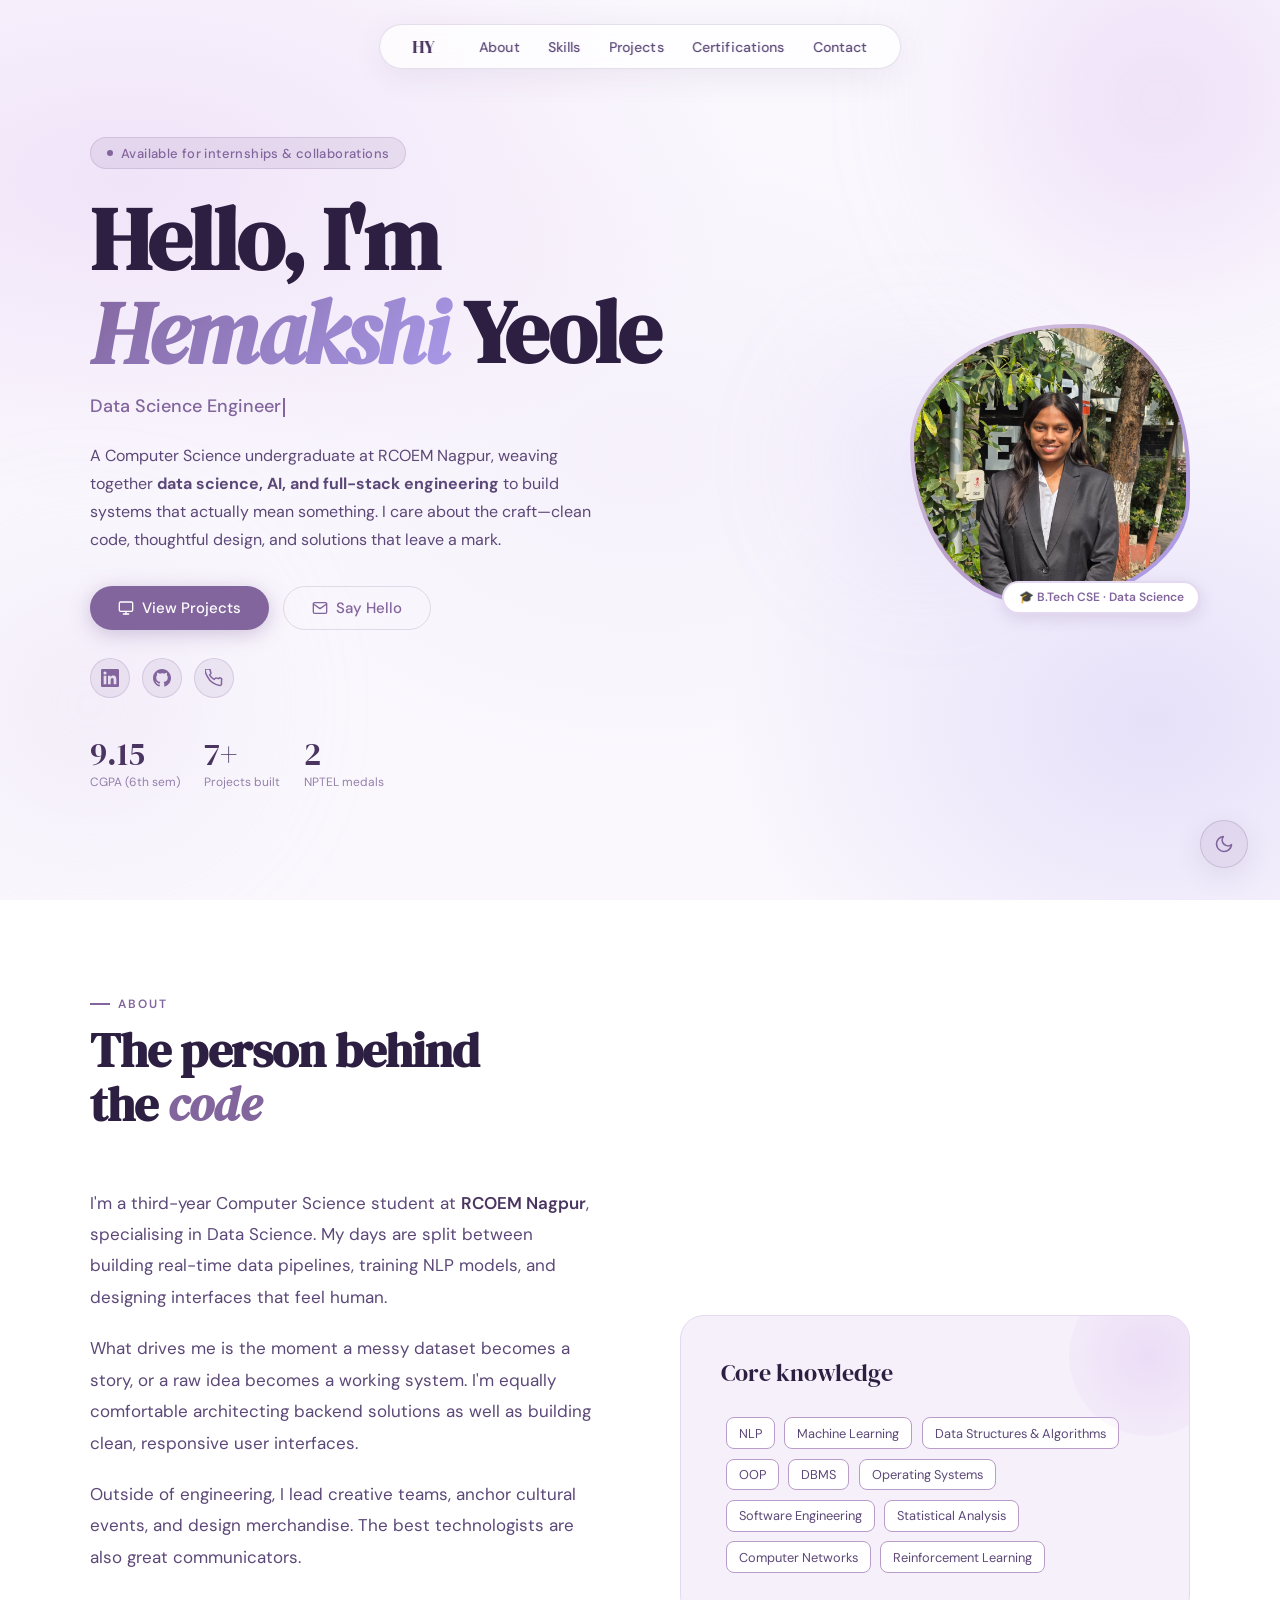
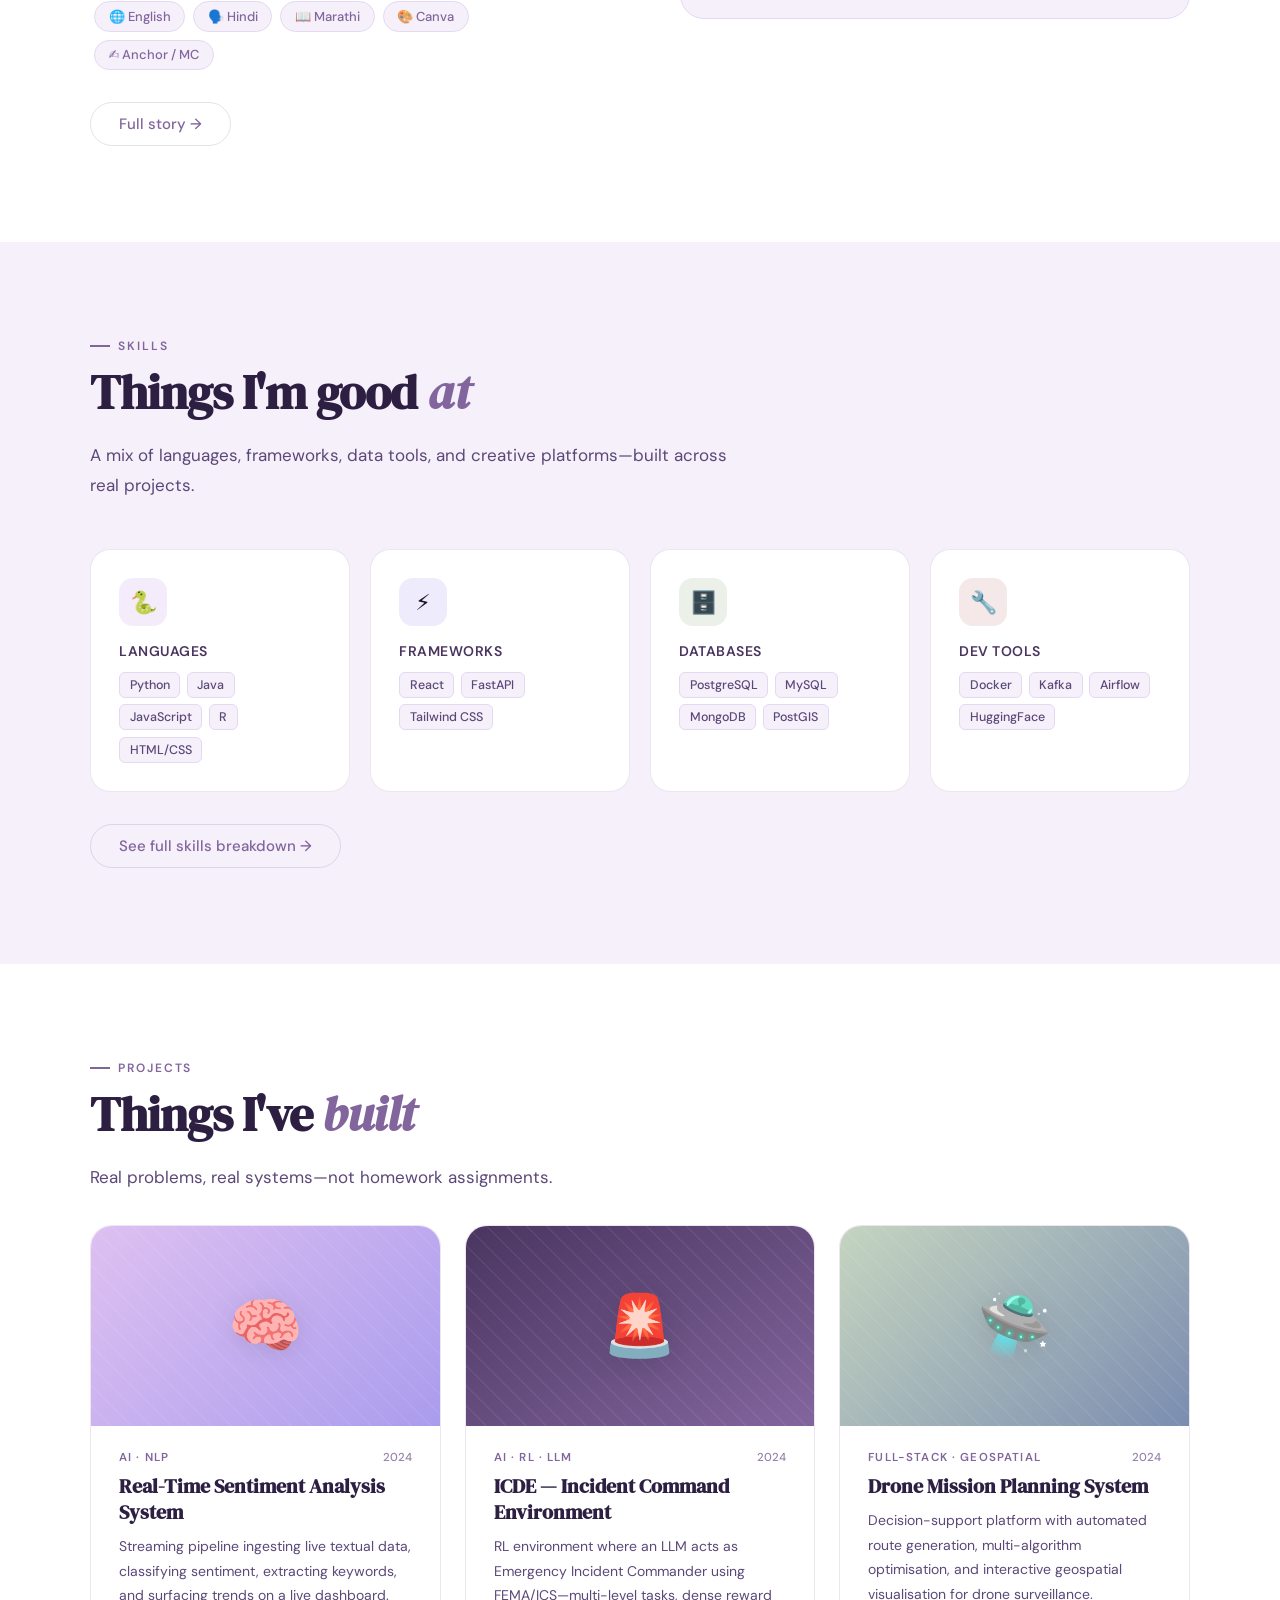
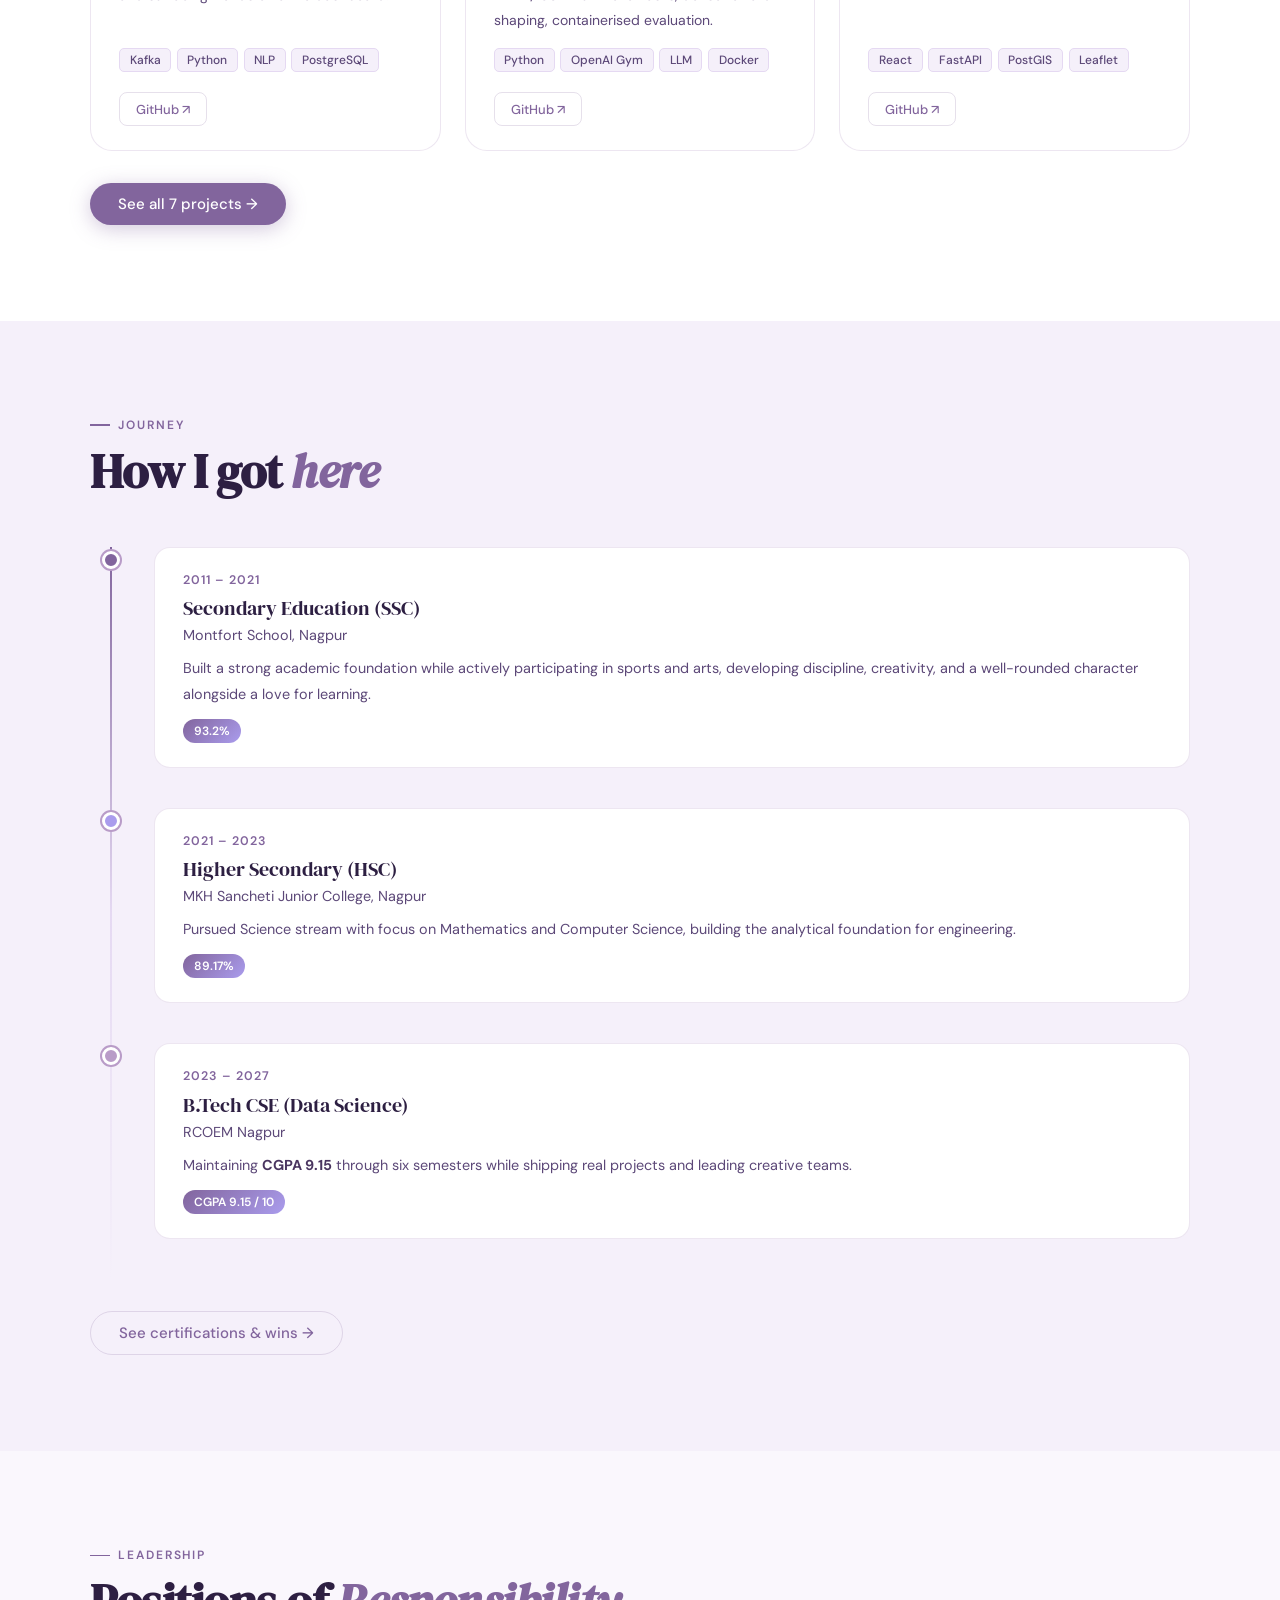
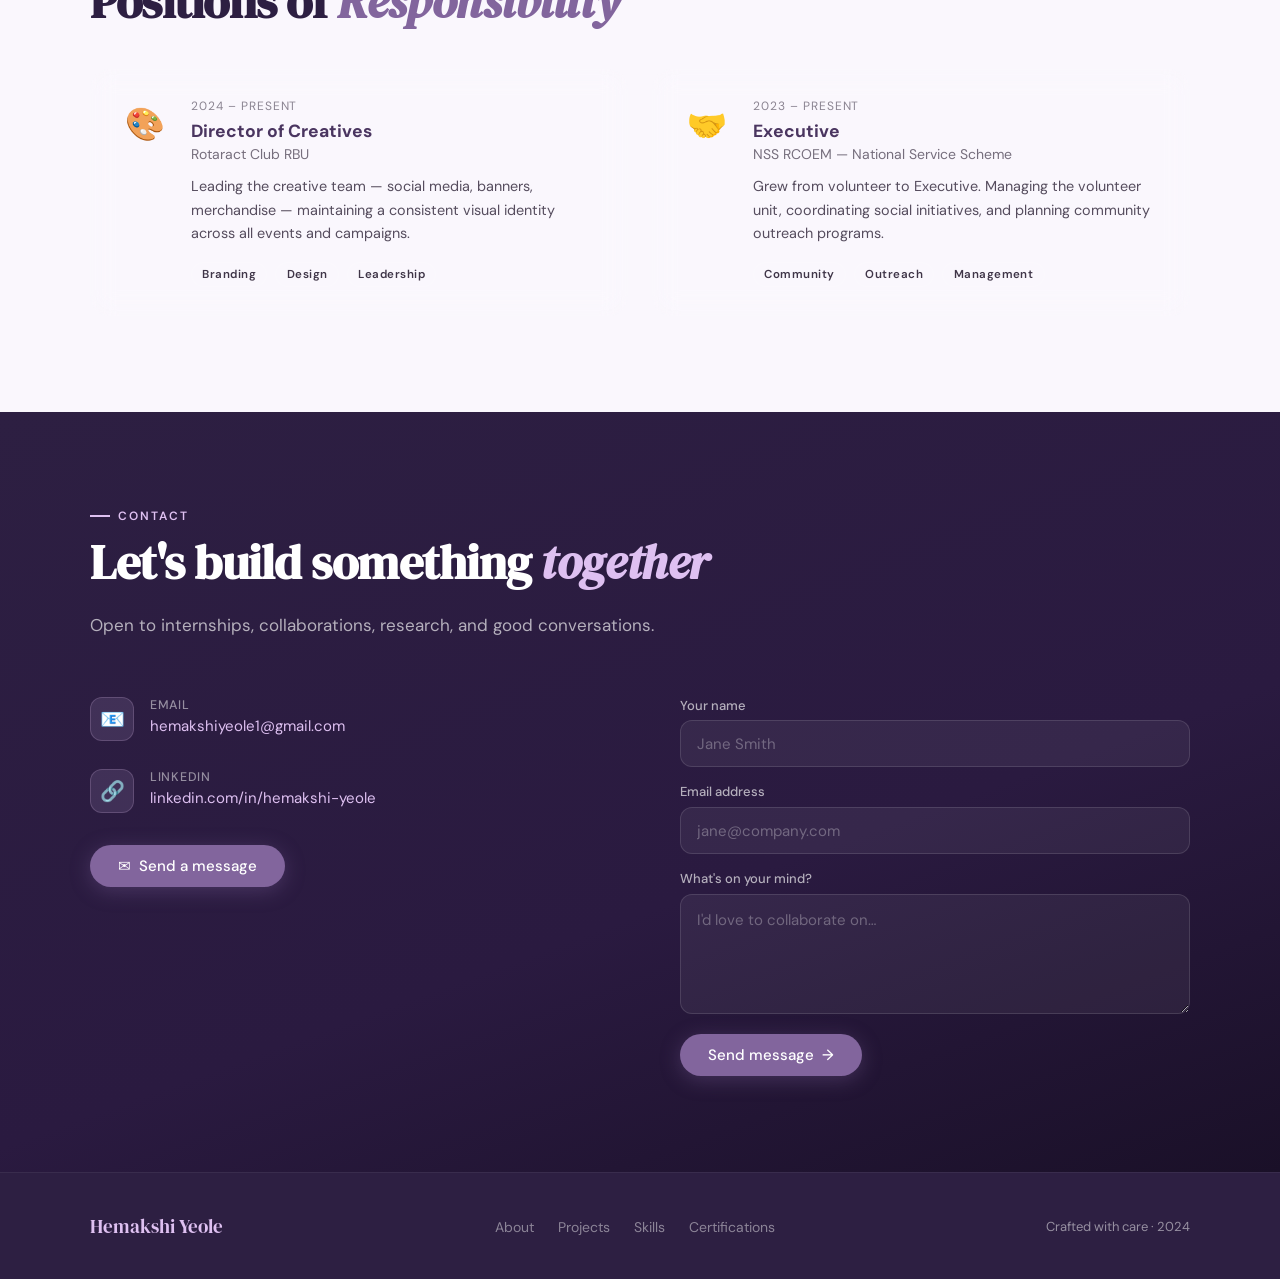
<file: index.html>
<!DOCTYPE html>
<html lang="en">
<head>
<meta charset="UTF-8"/>
<meta name="viewport" content="width=device-width, initial-scale=1.0"/>
<title>Hemakshi Yeole — CS &amp; Data Science Engineer</title>
<meta name="description" content="Hemakshi Yeole — Computer Science undergraduate specializing in Data Science, AI and full-stack engineering."/>
<meta property="og:title"       content="Hemakshi Yeole — Portfolio"/>
<meta property="og:description" content="CS + Data Science engineer. NLP, AI, full-stack."/>
<meta property="og:type"        content="website"/>
<link rel="preconnect" href="https://fonts.googleapis.com"/>
<link rel="preconnect" href="https://fonts.gstatic.com" crossorigin/>
<link href="https://fonts.googleapis.com/css2?family=DM+Serif+Display:ital@0;1&family=DM+Sans:ital,opsz,wght@0,9..40,300;0,9..40,400;0,9..40,500;0,9..40,600;1,9..40,300&display=swap" rel="stylesheet"/>
<link rel="stylesheet" href="css/style.css"/>
<style>
#hero{min-height:100vh;display:flex;flex-direction:column;justify-content:center;padding:7rem 2rem 4rem;position:relative;overflow:hidden}
.hero-bg{position:absolute;inset:0;z-index:0;background:radial-gradient(ellipse 80% 60% at 10% 20%,rgba(222,192,241,.35) 0%,transparent 60%),radial-gradient(ellipse 60% 70% at 90% 80%,rgba(170,156,237,.25) 0%,transparent 55%),radial-gradient(ellipse 50% 50% at 50% 50%,rgba(229,217,242,.2) 0%,transparent 70%),var(--surface-base)}
.orb-1{width:400px;height:400px;top:-100px;right:-80px;background:radial-gradient(circle,var(--lilac),transparent);opacity:.5;animation-delay:0s}
.orb-2{width:300px;height:300px;bottom:5%;left:-60px;background:radial-gradient(circle,var(--lavender),transparent);opacity:.5;animation-delay:-3s}
.orb-3{width:200px;height:200px;top:40%;right:20%;background:radial-gradient(circle,var(--periwinkle),transparent);opacity:.3;animation-delay:-5s}
.hero-inner{max-width:1100px;margin:0 auto;width:100%;position:relative;z-index:1;display:grid;grid-template-columns:1fr auto;gap:4rem;align-items:center}
.hero-tag{display:inline-flex;align-items:center;gap:.5rem;background:rgba(130,101,157,.12);border:1px solid rgba(130,101,157,.2);color:var(--plum);padding:.4rem 1rem;border-radius:50px;font-size:.8125rem;font-weight:500;letter-spacing:.03em;margin-bottom:1.5rem;opacity:0;animation:slide-up .6s var(--ease-out) .2s forwards}
.hero-tag .dot{width:6px;height:6px;border-radius:50%;background:var(--plum);animation:pulse 2s ease infinite}
.hero-name{font-family:var(--font-display);font-size:clamp(3rem,7vw,5.5rem);line-height:1.05;letter-spacing:-.02em;color:var(--ink);opacity:0;animation:slide-up .7s var(--ease-out) .35s forwards}
.hero-name em{font-style:italic;background:linear-gradient(135deg,var(--plum),var(--periwinkle));-webkit-background-clip:text;-webkit-text-fill-color:transparent;background-clip:text}
.hero-role{margin-top:1rem;font-size:1.125rem;font-weight:400;color:var(--text-secondary);opacity:0;animation:slide-up .7s var(--ease-out) .5s forwards}
#typewriter-wrap{display:inline;font-weight:500;color:var(--plum)}
#typewriter-cursor{display:inline-block;width:2px;height:1.1em;background:var(--plum);margin-left:2px;vertical-align:middle;animation:blink 1s step-end infinite}
.hero-bio{margin-top:1.5rem;max-width:520px;font-size:1rem;line-height:1.75;color:var(--text-secondary);opacity:0;animation:slide-up .7s var(--ease-out) .65s forwards}
.hero-ctas{display:flex;flex-wrap:wrap;gap:.875rem;margin-top:2rem;opacity:0;animation:slide-up .7s var(--ease-out) .8s forwards}
.hero-socials{display:flex;gap:.75rem;margin-top:1.75rem;opacity:0;animation:slide-up .7s var(--ease-out) .95s forwards}
.hero-stats{display:flex;gap:1.5rem;margin-top:2.5rem;opacity:0;animation:slide-up .7s var(--ease-out) 1.1s forwards}
.stat-num{font-family:var(--font-display);font-size:2rem;color:var(--deep);line-height:1}
.stat-label{font-size:.75rem;color:var(--text-muted);margin-top:.2rem}
.hero-visual{opacity:0;animation:slide-up .8s var(--ease-out) .4s forwards;position:relative}
.avatar-ring{width:280px;height:280px;border-radius:60% 40% 55% 45%/45% 55% 40% 60%;background:linear-gradient(135deg,var(--lavender),var(--mauve),var(--periwinkle));padding:4px;animation:morph 8s ease-in-out infinite}
.avatar-inner{width:100%;height:100%;border-radius:inherit;background:var(--fog);display:flex;align-items:center;justify-content:center;font-family:var(--font-display);font-size:5rem;position:relative;overflow:hidden}
.avatar-inner::after{content:'';position:absolute;font-size:5rem;background:linear-gradient(135deg,var(--plum),var(--periwinkle));-webkit-background-clip:text;-webkit-text-fill-color:transparent;background-clip:text}
.avatar-badge{position:absolute;bottom:-10px;right:-10px;background:#fff;border:2px solid var(--lavender);border-radius:50px;padding:.4rem .9rem;font-size:.75rem;font-weight:600;color:var(--plum);box-shadow:0 4px 16px rgba(130,101,157,.2);white-space:nowrap}
#about{background:var(--surface-white)}
.about-grid{display:grid;grid-template-columns:1fr 1fr;gap:5rem;align-items:center;margin-top:3.5rem}
.about-text p{font-size:1.0625rem;line-height:1.85;color:var(--text-secondary);margin-bottom:1.25rem}
.about-text p strong{color:var(--deep);font-weight:600}
#skills{background:var(--fog)}
.skills-categories{display:grid;grid-template-columns:repeat(auto-fit,minmax(240px,1fr));gap:1.25rem;margin-top:3rem}
#projects{background:var(--surface-white)}
.projects-grid{display:grid;grid-template-columns:repeat(auto-fill,minmax(340px,1fr));gap:1.5rem;margin-top:2rem}
#experience{background:var(--fog)}
.timeline{position:relative;margin-top:3rem}
.timeline::before{content:'';position:absolute;left:20px;top:0;bottom:0;width:2px;background:linear-gradient(to bottom,var(--plum),var(--lavender),transparent)}
.timeline-item{padding:0 0 2.5rem 4rem;position:relative}
.timeline-dot{position:absolute;left:12px;top:4px;width:18px;height:18px;border-radius:50%;background:var(--plum);border:3px solid #fff;box-shadow:0 0 0 2px var(--mauve);z-index:1}
.timeline-card{background:var(--surface-white);border-radius:16px;border:1px solid var(--border-soft);padding:1.5rem 1.75rem;transition:transform .3s var(--ease-bounce),box-shadow .3s}
.timeline-card:hover{transform:translateX(4px);box-shadow:var(--shadow-md)}
.timeline-date{font-size:.78rem;color:var(--plum);font-weight:600;letter-spacing:.08em;text-transform:uppercase;margin-bottom:.4rem}
.timeline-title{font-family:var(--font-display);font-size:1.25rem;color:var(--ink);margin-bottom:.25rem}
.timeline-sub{font-size:.9rem;color:var(--text-secondary);margin-bottom:.75rem}
.timeline-body{font-size:.9rem;color:var(--text-secondary);line-height:1.75}
.timeline-badge{display:inline-block;background:linear-gradient(135deg,var(--plum),var(--periwinkle));color:#fff;padding:.25rem .7rem;border-radius:50px;font-size:.75rem;font-weight:600;margin-top:.75rem}
#contact{background:linear-gradient(160deg,var(--ink) 0%,#2a1a40 60%,#1a1028 100%);color:#fff}
#contact .section-label{color:var(--lilac)}
#contact .section-label::before{background:var(--lilac)}
#contact .section-title{color:#fff}
#contact .section-title em{color:var(--lilac)}
#contact .section-desc{color:rgba(255,255,255,.65)}
.contact-grid{display:grid;grid-template-columns:1fr 1fr;gap:5rem;margin-top:3.5rem;align-items:start}
.contact-info-item{display:flex;gap:1rem;align-items:flex-start;margin-bottom:1.75rem}
.contact-icon{width:44px;height:44px;border-radius:12px;background:rgba(222,192,241,.12);border:1px solid rgba(222,192,241,.2);display:flex;align-items:center;justify-content:center;font-size:1.25rem;flex-shrink:0}
.contact-info-label{font-size:.78rem;color:rgba(255,255,255,.5);margin-bottom:.2rem;font-weight:500;letter-spacing:.06em;text-transform:uppercase}
.contact-info-value{color:rgba(255,255,255,.9);font-size:.9375rem}
.contact-info-value a{color:var(--lilac);text-decoration:none}
.contact-info-value a:hover{text-decoration:underline}
@media(max-width:900px){.hero-inner{grid-template-columns:1fr;gap:2.5rem}.hero-visual{display:none}.about-grid{grid-template-columns:1fr;gap:2.5rem}.contact-grid{grid-template-columns:1fr;gap:3rem}}
@media(max-width:600px){.projects-grid{grid-template-columns:1fr}.hero-stats{gap:1rem}}
</style>
</head>
<body>
<div id="progress-bar"></div>
<div id="cursor-glow"></div>

<nav class="navbar" id="navbar">
  <a href="index.html" class="nav-logo">HY</a>
  <ul class="nav-links">
    <li><a href="pages/about.html">About</a></li>
    <li><a href="pages/skills.html">Skills</a></li>
    <li><a href="pages/projects.html">Projects</a></li>
    <li><a href="pages/certifications.html">Certifications</a></li>
    <li><a href="#contact">Contact</a></li>
  </ul>
</nav>

<section id="hero">
  <div class="hero-bg"></div>
  <div class="hero-orb orb-1"></div><div class="hero-orb orb-2"></div><div class="hero-orb orb-3"></div>
  <div class="hero-inner">
    <div class="hero-content">
      <div class="hero-tag"><span class="dot"></span>Available for internships &amp; collaborations</div>
      <h1 class="hero-name">Hello, I'm<br/><em>Hemakshi </em> Yeole</h1>
      <p class="hero-role"><span id="typewriter-wrap"></span><span id="typewriter-cursor"></span></p>
      <p class="hero-bio">A Computer Science undergraduate at RCOEM Nagpur, weaving together <strong>data science, AI, and full-stack engineering</strong> to build systems that actually mean something. I care about the craft—clean code, thoughtful design, and solutions that leave a mark.</p>
      <div class="hero-ctas">
        <a href="pages/projects.html" class="btn-primary">
          <svg width="16" height="16" viewBox="0 0 24 24" fill="none" stroke="currentColor" stroke-width="2" stroke-linecap="round" stroke-linejoin="round"><rect x="2" y="3" width="20" height="14" rx="2"/><line x1="8" y1="21" x2="16" y2="21"/><line x1="12" y1="17" x2="12" y2="21"/></svg>
          View Projects
        </a>
        <a href="mailto:hemakshiyeole1@gmail.com" class="btn-secondary">
          <svg width="16" height="16" viewBox="0 0 24 24" fill="none" stroke="currentColor" stroke-width="2" stroke-linecap="round" stroke-linejoin="round"><path d="M4 4h16c1.1 0 2 .9 2 2v12c0 1.1-.9 2-2 2H4c-1.1 0-2-.9-2-2V6c0-1.1.9-2 2-2z"/><polyline points="22,6 12,13 2,6"/></svg>
          Say Hello
        </a>
      </div>
      <div class="hero-socials">
        <a class="social-link" href="https://linkedin.com/in/hemakshi-yeole" target="_blank" rel="noopener" aria-label="LinkedIn"><svg width="18" height="18" viewBox="0 0 24 24" fill="currentColor"><path d="M20.447 20.452h-3.554v-5.569c0-1.328-.027-3.037-1.852-3.037-1.853 0-2.136 1.445-2.136 2.939v5.667H9.351V9h3.414v1.561h.046c.477-.9 1.637-1.85 3.37-1.85 3.601 0 4.267 2.37 4.267 5.455v6.286zM5.337 7.433a2.062 2.062 0 01-2.063-2.065 2.064 2.064 0 112.063 2.065zm1.782 13.019H3.555V9h3.564v11.452zM22.225 0H1.771C.792 0 0 .774 0 1.729v20.542C0 23.227.792 24 1.771 24h20.451C23.2 24 24 23.227 24 22.271V1.729C24 .774 23.2 0 22.222 0h.003z"/></svg></a>
        <a class="social-link" href="https://github.com/hemakshiyeole01" target="_blank" rel="noopener" aria-label="GitHub"><svg width="18" height="18" viewBox="0 0 24 24" fill="currentColor"><path d="M12 0C5.374 0 0 5.373 0 12c0 5.302 3.438 9.8 8.207 11.387.599.111.793-.261.793-.577v-2.234c-3.338.726-4.033-1.416-4.033-1.416-.546-1.387-1.333-1.756-1.333-1.756-1.089-.745.083-.729.083-.729 1.205.084 1.839 1.237 1.839 1.237 1.07 1.834 2.807 1.304 3.492.997.107-.775.418-1.305.762-1.604-2.665-.305-5.467-1.334-5.467-5.931 0-1.311.469-2.381 1.236-3.221-.124-.303-.535-1.524.117-3.176 0 0 1.008-.322 3.301 1.23A11.509 11.509 0 0112 5.803c1.02.005 2.047.138 3.006.404 2.291-1.552 3.297-1.23 3.297-1.23.653 1.653.242 2.874.118 3.176.77.84 1.235 1.911 1.235 3.221 0 4.609-2.807 5.624-5.479 5.921.43.372.823 1.102.823 2.222v3.293c0 .319.192.694.801.576C20.566 21.797 24 17.3 24 12c0-6.627-5.373-12-12-12z"/></svg></a>
        <a class="social-link" href="tel:+919699019204" aria-label="Phone"><svg width="18" height="18" viewBox="0 0 24 24" fill="none" stroke="currentColor" stroke-width="2" stroke-linecap="round" stroke-linejoin="round"><path d="M22 16.92v3a2 2 0 01-2.18 2 19.79 19.79 0 01-8.63-3.07A19.5 19.5 0 013.07 9.81a19.79 19.79 0 01-3.07-8.68A2 2 0 012 0h3a2 2 0 012 1.72c.127.96.361 1.903.7 2.81a2 2 0 01-.45 2.11L6.09 7.91a16 16 0 006 6l1.27-1.27a2 2 0 012.11-.45c.907.339 1.85.573 2.81.7A2 2 0 0122 14.92v2z"/></svg></a>
      </div>
      <div class="hero-stats">
        <div class="stat-item"><div class="stat-num">9.15</div><div class="stat-label">CGPA (6th sem)</div></div>
        <div class="stat-item"><div class="stat-num">7+</div><div class="stat-label">Projects built</div></div>
        <div class="stat-item"><div class="stat-num">2</div><div class="stat-label">NPTEL medals</div></div>
      </div>
    </div>
    <div class="hero-visual">
      <div class="avatar-ring"><div class="avatar-inner"><img src="profilPic.jpeg"></div></div>
      <div class="avatar-badge">🎓 B.Tech CSE · Data Science</div>
    </div>
  </div>
  <div class="scroll-hint"><div class="scroll-line"></div><span>scroll</span></div>
</section>

<section id="about" class="section">
  <div class="section-inner">
    <div class="section-label reveal">About</div>
    <h2 class="section-title reveal">The person behind<br/>the <em>code</em></h2>
    <div class="about-grid">
      <div class="about-text reveal">
        <p>I'm a third-year Computer Science student at <strong>RCOEM Nagpur</strong>, specialising in Data Science. My days are split between building real-time data pipelines, training NLP models, and designing interfaces that feel human.</p>
        <p>What drives me is the moment a messy dataset becomes a story, or a raw idea becomes a working system. I'm equally comfortable architecting backend solutions as well as building clean, responsive user interfaces.</p>
        <p>Outside of engineering, I lead creative teams, anchor cultural events, and design merchandise. The best technologists are also great communicators.</p>
        <div style="margin-top:1.5rem">
          <span class="highlight-pill">🌐 English</span><span class="highlight-pill">🗣️ Hindi</span><span class="highlight-pill">📖 Marathi</span><span class="highlight-pill">🎨 Canva</span><span class="highlight-pill">✍️ Anchor / MC</span>
        </div>
        <div style="margin-top:1.75rem"><a href="pages/about.html" class="btn-secondary">Full story →</a></div>
      </div>
      <div class="about-card reveal reveal-delay-2">
        <div class="about-card-title">Core knowledge</div>
        <div style="display:flex;flex-wrap:wrap">
          <span class="concept-chip">NLP</span><span class="concept-chip">Machine Learning</span><span class="concept-chip">Data Structures &amp; Algorithms</span><span class="concept-chip">OOP</span><span class="concept-chip">DBMS</span><span class="concept-chip">Operating Systems</span><span class="concept-chip">Software Engineering</span><span class="concept-chip">Statistical Analysis</span><span class="concept-chip">Computer Networks</span><span class="concept-chip">Reinforcement Learning</span>
        </div>
      </div>
    </div>
  </div>
</section>

<section id="skills" class="section">
  <div class="section-inner">
    <div class="section-label reveal">Skills</div>
    <h2 class="section-title reveal">Things I'm good <em>at</em></h2>
    <p class="section-desc reveal">A mix of languages, frameworks, data tools, and creative platforms—built across real projects.</p>
    <div class="skills-categories">
      <div class="skill-card reveal reveal-delay-1"><div class="skill-card-icon" style="background:rgba(222,192,241,.3)">🐍</div><div class="skill-card-title">Languages</div><div class="skill-tags"><span class="skill-tag">Python</span><span class="skill-tag">Java</span><span class="skill-tag">JavaScript</span><span class="skill-tag">R</span><span class="skill-tag">HTML/CSS</span></div></div>
      <div class="skill-card reveal reveal-delay-2"><div class="skill-card-icon" style="background:rgba(170,156,237,.2)">⚡</div><div class="skill-card-title">Frameworks</div><div class="skill-tags"><span class="skill-tag">React</span><span class="skill-tag">FastAPI</span><span class="skill-tag">Tailwind CSS</span></div></div>
      <div class="skill-card reveal reveal-delay-3"><div class="skill-card-icon" style="background:rgba(197,213,192,.35)">🗄️</div><div class="skill-card-title">Databases</div><div class="skill-tags"><span class="skill-tag">PostgreSQL</span><span class="skill-tag">MySQL</span><span class="skill-tag">MongoDB</span><span class="skill-tag">PostGIS</span></div></div>
      <div class="skill-card reveal reveal-delay-1"><div class="skill-card-icon" style="background:rgba(212,165,165,.25)">🔧</div><div class="skill-card-title">Dev Tools</div><div class="skill-tags"><span class="skill-tag">Docker</span><span class="skill-tag">Kafka</span><span class="skill-tag">Airflow</span><span class="skill-tag">HuggingFace</span></div></div>
    </div>
    <div style="margin-top:2rem"><a href="pages/skills.html" class="btn-secondary">See full skills breakdown →</a></div>
  </div>
</section>

<section id="projects" class="section">
  <div class="section-inner">
    <div class="section-label reveal">Projects</div>
    <h2 class="section-title reveal">Things I've <em>built</em></h2>
    <p class="section-desc reveal">Real problems, real systems—not homework assignments.</p>
    <div class="projects-grid">
      <article class="project-card reveal" data-cat="ai">
        <div class="project-thumb" style="background:linear-gradient(135deg,#DEC0F1,#AA9CED)"><div class="project-thumb-pattern"></div><div class="project-thumb-icon">🧠</div></div>
        <div class="project-body">
          <div class="project-top"><span class="project-cat">AI · NLP</span><span class="project-year">2024</span></div>
          <h3 class="project-title">Real-Time Sentiment Analysis System</h3>
          <p class="project-desc">Streaming pipeline ingesting live textual data, classifying sentiment, extracting keywords, and surfacing trends on a live dashboard.</p>
          <div class="project-stack"><span class="stack-badge">Kafka</span><span class="stack-badge">Python</span><span class="stack-badge">NLP</span><span class="stack-badge">PostgreSQL</span></div>
          <div class="project-links"><a href="https://github.com/hemakshiyeole01" target="_blank" rel="noopener" class="project-link secondary">GitHub ↗</a></div>
        </div>
      </article>
      <article class="project-card reveal reveal-delay-1" data-cat="ai">
        <div class="project-thumb" style="background:linear-gradient(150deg,#4A3560,#82659D)"><div class="project-thumb-pattern"></div><div class="project-thumb-icon" style="color:#fff">🚨</div></div>
        <div class="project-body">
          <div class="project-top"><span class="project-cat">AI · RL · LLM</span><span class="project-year">2024</span></div>
          <h3 class="project-title">ICDE — Incident Command Environment</h3>
          <p class="project-desc">RL environment where an LLM acts as Emergency Incident Commander using FEMA/ICS—multi-level tasks, dense reward shaping, containerised evaluation.</p>
          <div class="project-stack"><span class="stack-badge">Python</span><span class="stack-badge">OpenAI Gym</span><span class="stack-badge">LLM</span><span class="stack-badge">Docker</span></div>
          <div class="project-links"><a href="https://github.com/hemakshiyeole01" target="_blank" rel="noopener" class="project-link secondary">GitHub ↗</a></div>
        </div>
      </article>
      <article class="project-card reveal reveal-delay-2" data-cat="fullstack">
        <div class="project-thumb" style="background:linear-gradient(135deg,#C5D5C0,#7B8DB0)"><div class="project-thumb-pattern"></div><div class="project-thumb-icon">🛸</div></div>
        <div class="project-body">
          <div class="project-top"><span class="project-cat">Full-Stack · Geospatial</span><span class="project-year">2024</span></div>
          <h3 class="project-title">Drone Mission Planning System</h3>
          <p class="project-desc">Decision-support platform with automated route generation, multi-algorithm optimisation, and interactive geospatial visualisation for drone surveillance.</p>
          <div class="project-stack"><span class="stack-badge">React</span><span class="stack-badge">FastAPI</span><span class="stack-badge">PostGIS</span><span class="stack-badge">Leaflet</span></div>
          <div class="project-links"><a href="https://github.com/hemakshiyeole01" target="_blank" rel="noopener" class="project-link secondary">GitHub ↗</a></div>
        </div>
      </article>
    </div>
    <div style="margin-top:2rem"><a href="pages/projects.html" class="btn-primary">See all 7 projects →</a></div>
  </div>
</section>

<section id="experience" class="section">
  <div class="section-inner">
    <div class="section-label reveal">Journey</div>
    <h2 class="section-title reveal">How I got <em>here</em></h2>
    <div class="timeline">
      <div class="timeline-item reveal"><div class="timeline-dot"></div><div class="timeline-card"><div class="timeline-date">2011 – 2021</div><div class="timeline-title">Secondary Education (SSC)</div><div class="timeline-sub">Montfort School, Nagpur</div><div class="timeline-body">Built a strong academic foundation while actively participating in sports and arts, developing discipline, creativity, and a well-rounded character alongside a love for learning.</div><span class="timeline-badge">93.2%</span></div></div>
      <div class="timeline-item reveal reveal-delay-1"><div class="timeline-dot" style="background:var(--periwinkle)"></div><div class="timeline-card"><div class="timeline-date">2021 – 2023</div><div class="timeline-title">Higher Secondary (HSC)</div><div class="timeline-sub">MKH Sancheti Junior College, Nagpur</div><div class="timeline-body">Pursued Science stream with focus on Mathematics and Computer Science, building the analytical foundation for engineering.</div><span class="timeline-badge">89.17%</span></div></div>
      <div class="timeline-item reveal reveal-delay-2"><div class="timeline-dot" style="background:var(--mauve)"></div><div class="timeline-card"><div class="timeline-date">2023 – 2027</div><div class="timeline-title">B.Tech CSE (Data Science)</div><div class="timeline-sub">RCOEM Nagpur</div><div class="timeline-body">Maintaining <strong style="color:var(--deep)">CGPA 9.15</strong> through six semesters while shipping real projects and leading creative teams.</div><span class="timeline-badge">CGPA 9.15 / 10</span></div></div>
    </div>
    <div style="margin-top:2rem"><a href="pages/certifications.html" class="btn-secondary">See certifications &amp; wins →</a></div>
  </div>
</section>

<section id="positions" class="section">
  <div class="section-inner">
    <div class="section-label reveal">Leadership</div>
    <h2 class="section-title reveal">Positions of <em>Responsibility</em></h2>
    <div class="positions-grid">
      <div class="position-card reveal"><div class="position-icon">🎨</div><div class="position-content"><div class="position-date">2024 – Present</div><div class="position-title">Director of Creatives</div><div class="position-org">Rotaract Club RBU</div><div class="position-body">Leading the creative team — social media, banners, merchandise — maintaining a consistent visual identity across all events and campaigns.</div><div class="position-tags"><span class="tag">Branding</span><span class="tag">Design</span><span class="tag">Leadership</span></div></div></div>
      <div class="position-card reveal reveal-delay-1"><div class="position-icon">🤝</div><div class="position-content"><div class="position-date">2023 – Present</div><div class="position-title">Executive</div><div class="position-org">NSS RCOEM — National Service Scheme</div><div class="position-body">Grew from volunteer to Executive. Managing the volunteer unit, coordinating social initiatives, and planning community outreach programs.</div><div class="position-tags"><span class="tag">Community</span><span class="tag">Outreach</span><span class="tag">Management</span></div></div></div>
    </div>
  </div>
</section>

<section id="contact" class="section">
  <div class="section-inner">
    <div class="section-label reveal">Contact</div>
    <h2 class="section-title reveal">Let's build something <em>together</em></h2>
    <p class="section-desc reveal">Open to internships, collaborations, research, and good conversations.</p>
    <div class="contact-grid">
      <div class="reveal">
        <div class="contact-info-item"><div class="contact-icon">📧</div><div><div class="contact-info-label">Email</div><div class="contact-info-value"><a href="mailto:hemakshiyeole1@gmail.com">hemakshiyeole1@gmail.com</a></div></div></div>
        <div class="contact-info-item"><div class="contact-icon">🔗</div><div><div class="contact-info-label">LinkedIn</div><div class="contact-info-value"><a href="https://linkedin.com/in/hemakshi-yeole" target="_blank" rel="noopener">linkedin.com/in/hemakshi-yeole</a></div></div></div>
        <div style="margin-top:2rem"><a href="mailto:hemakshiyeole1@gmail.com" class="btn-primary">✉️ &nbsp;Send a message</a></div>
      </div>
      <div class="reveal reveal-delay-2 form-dark" style="display:flex;flex-direction:column;gap:1rem">
        <div class="form-group"><label class="form-label">Your name</label><input type="text" class="form-input" placeholder="Jane Smith"/></div>
        <div class="form-group"><label class="form-label">Email address</label><input type="email" class="form-input" placeholder="jane@company.com"/></div>
        <div class="form-group"><label class="form-label">What's on your mind?</label><textarea class="form-textarea" placeholder="I'd love to collaborate on…"></textarea></div>
        <button id="submit-btn" class="btn-primary" style="align-self:flex-start;margin-top:.25rem"><span class="btn-text">Send message</span><span class="btn-arrow"> →</span></button>
      </div>
    </div>
  </div>
</section>

<footer class="site-footer">
  <div class="site-footer-inner">
    <span class="footer-logo">Hemakshi Yeole</span>
    <ul class="footer-links">
      <li><a href="pages/about.html">About</a></li>
      <li><a href="pages/projects.html">Projects</a></li>
      <li><a href="pages/skills.html">Skills</a></li>
      <li><a href="pages/certifications.html">Certifications</a></li>
    </ul>
    <span class="footer-copy">Crafted with care · 2024</span>
  </div>
</footer>

<!-- theme toggle -->
  <div class="bg-blobs" aria-hidden="true"><div class="blob blob1"></div><div class="blob blob2"></div><div class="blob blob3"></div></div>
  <button id="theme-toggle" aria-label="Toggle dark / light mode" title="Toggle dark / light mode">
    <svg class="icon-sun" viewBox="0 0 24 24" fill="none" stroke="currentColor" stroke-width="2" stroke-linecap="round" stroke-linejoin="round"><circle cx="12" cy="12" r="5"/><line x1="12" y1="1" x2="12" y2="3"/><line x1="12" y1="21" x2="12" y2="23"/><line x1="4.22" y1="4.22" x2="5.64" y2="5.64"/><line x1="18.36" y1="18.36" x2="19.78" y2="19.78"/><line x1="1" y1="12" x2="3" y2="12"/><line x1="21" y1="12" x2="23" y2="12"/><line x1="4.22" y1="19.78" x2="5.64" y2="18.36"/><line x1="18.36" y1="5.64" x2="19.78" y2="4.22"/></svg>
    <svg class="icon-moon" viewBox="0 0 24 24" fill="none" stroke="currentColor" stroke-width="2" stroke-linecap="round" stroke-linejoin="round"><path d="M21 12.79A9 9 0 1 1 11.21 3 7 7 0 0 0 21 12.79z"/></svg>
  </button>

<script src="js/main.js"></script>
<script>
  initAll({
    typewriter: { phrases: ['Data Science Engineer','Full-Stack Developer','NLP & AI Builder','Creative Problem Solver','RCOEM · Nagpur'] },
    projectFilter: false, modal: false, tabs: false,
    contactFormBtn: 'submit-btn'
  });
</script>
</body>
</html>
</file>
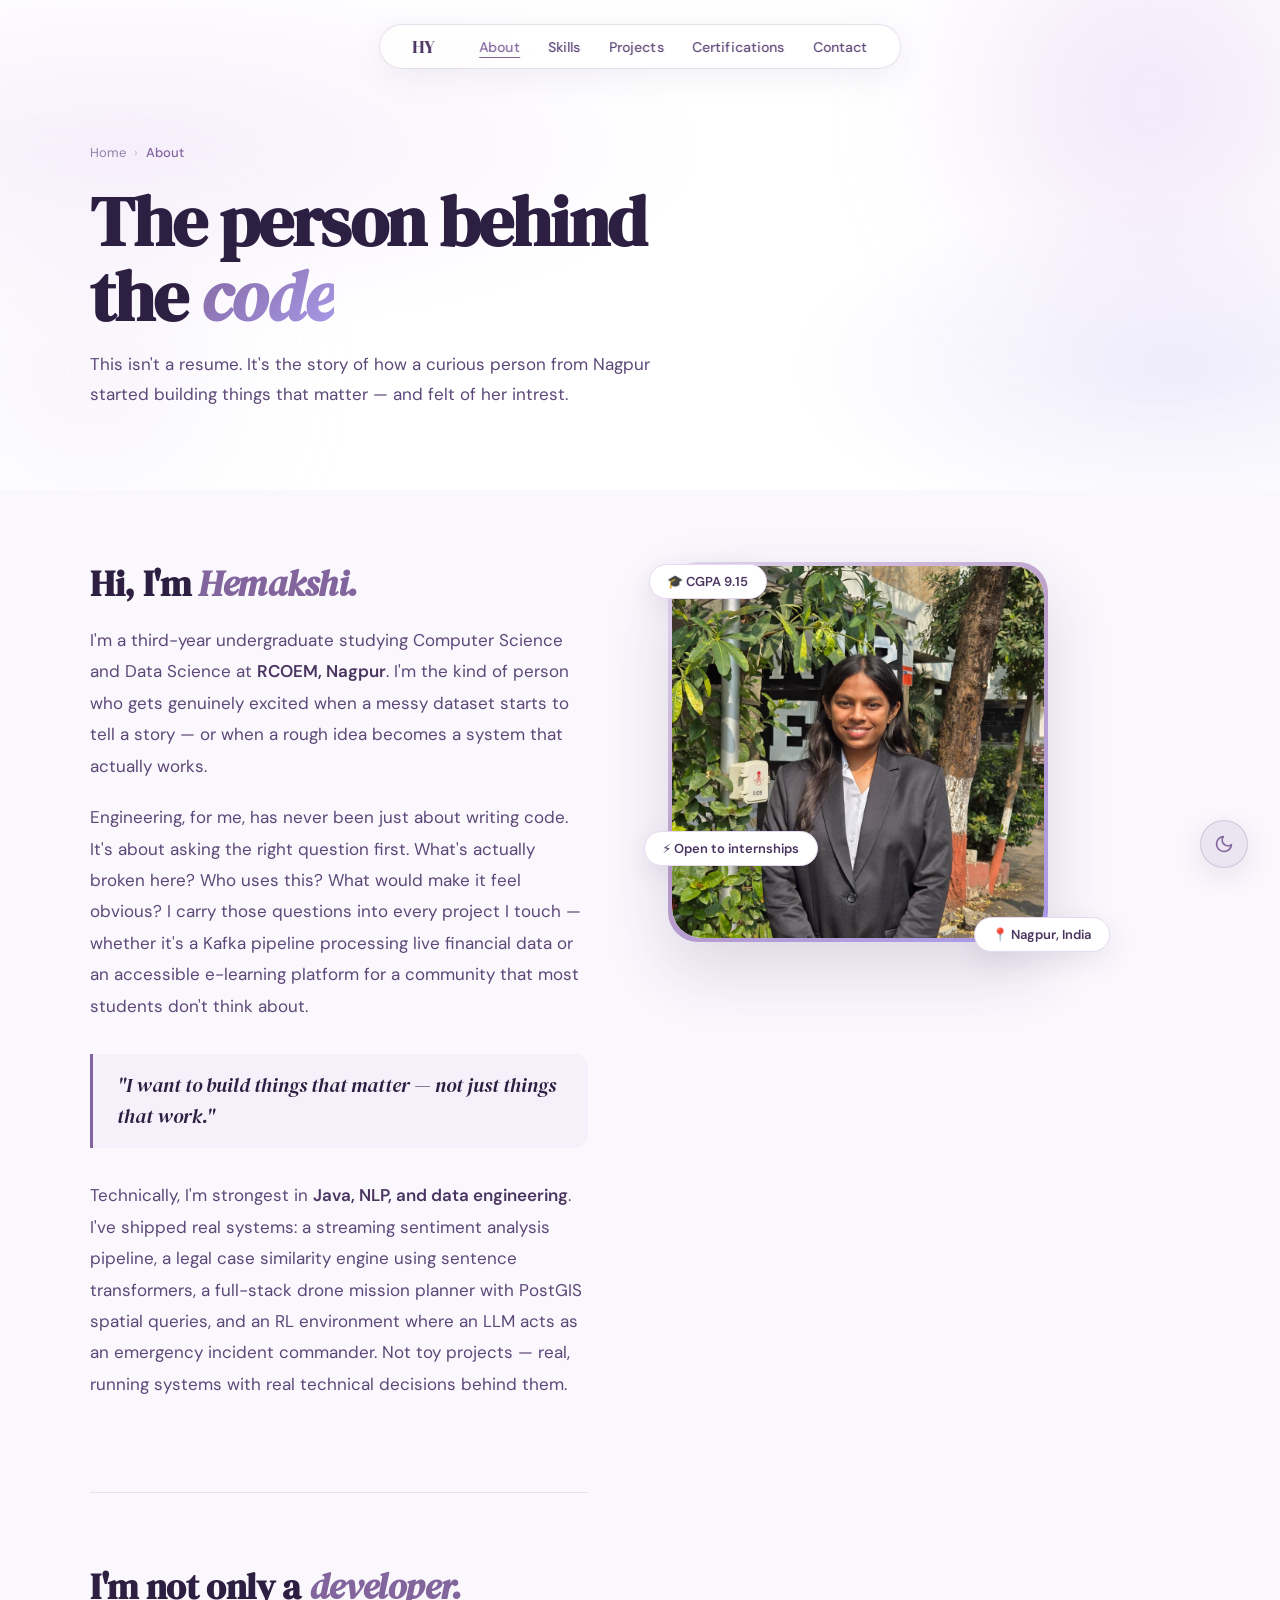
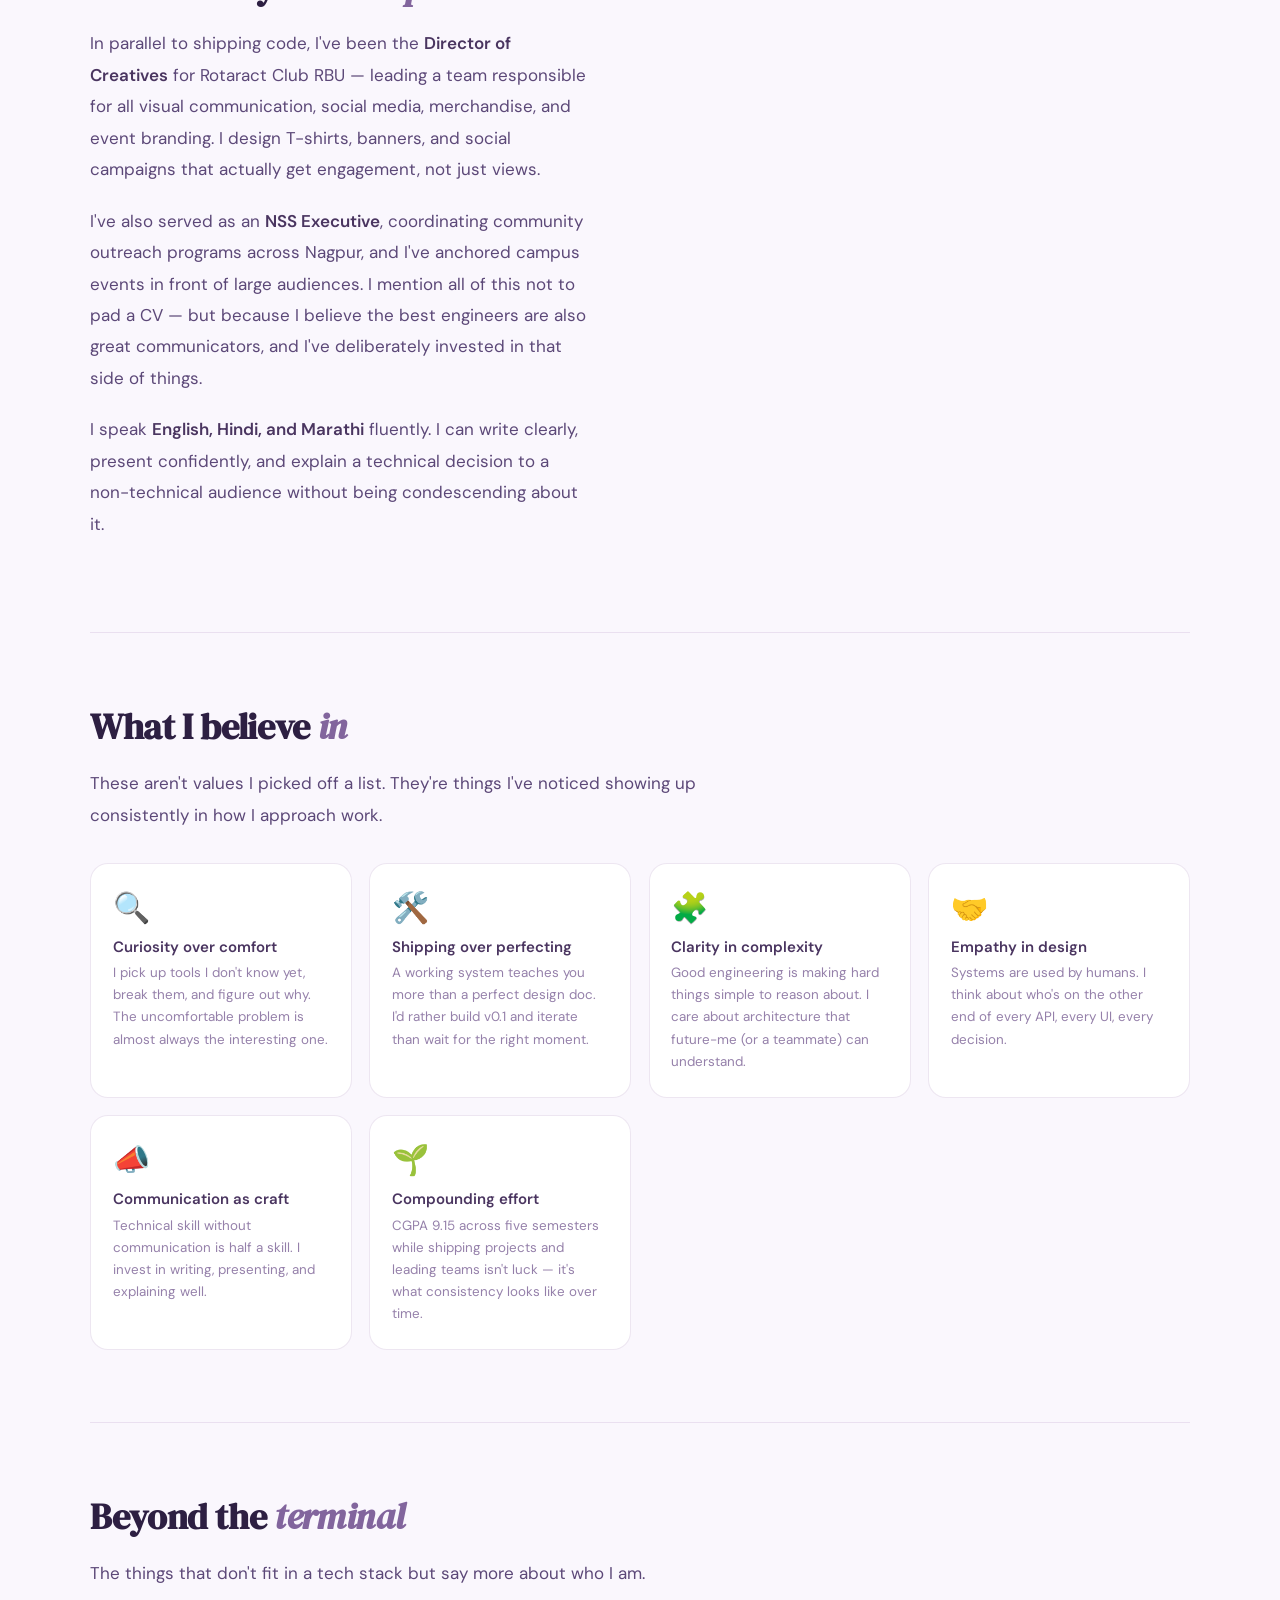
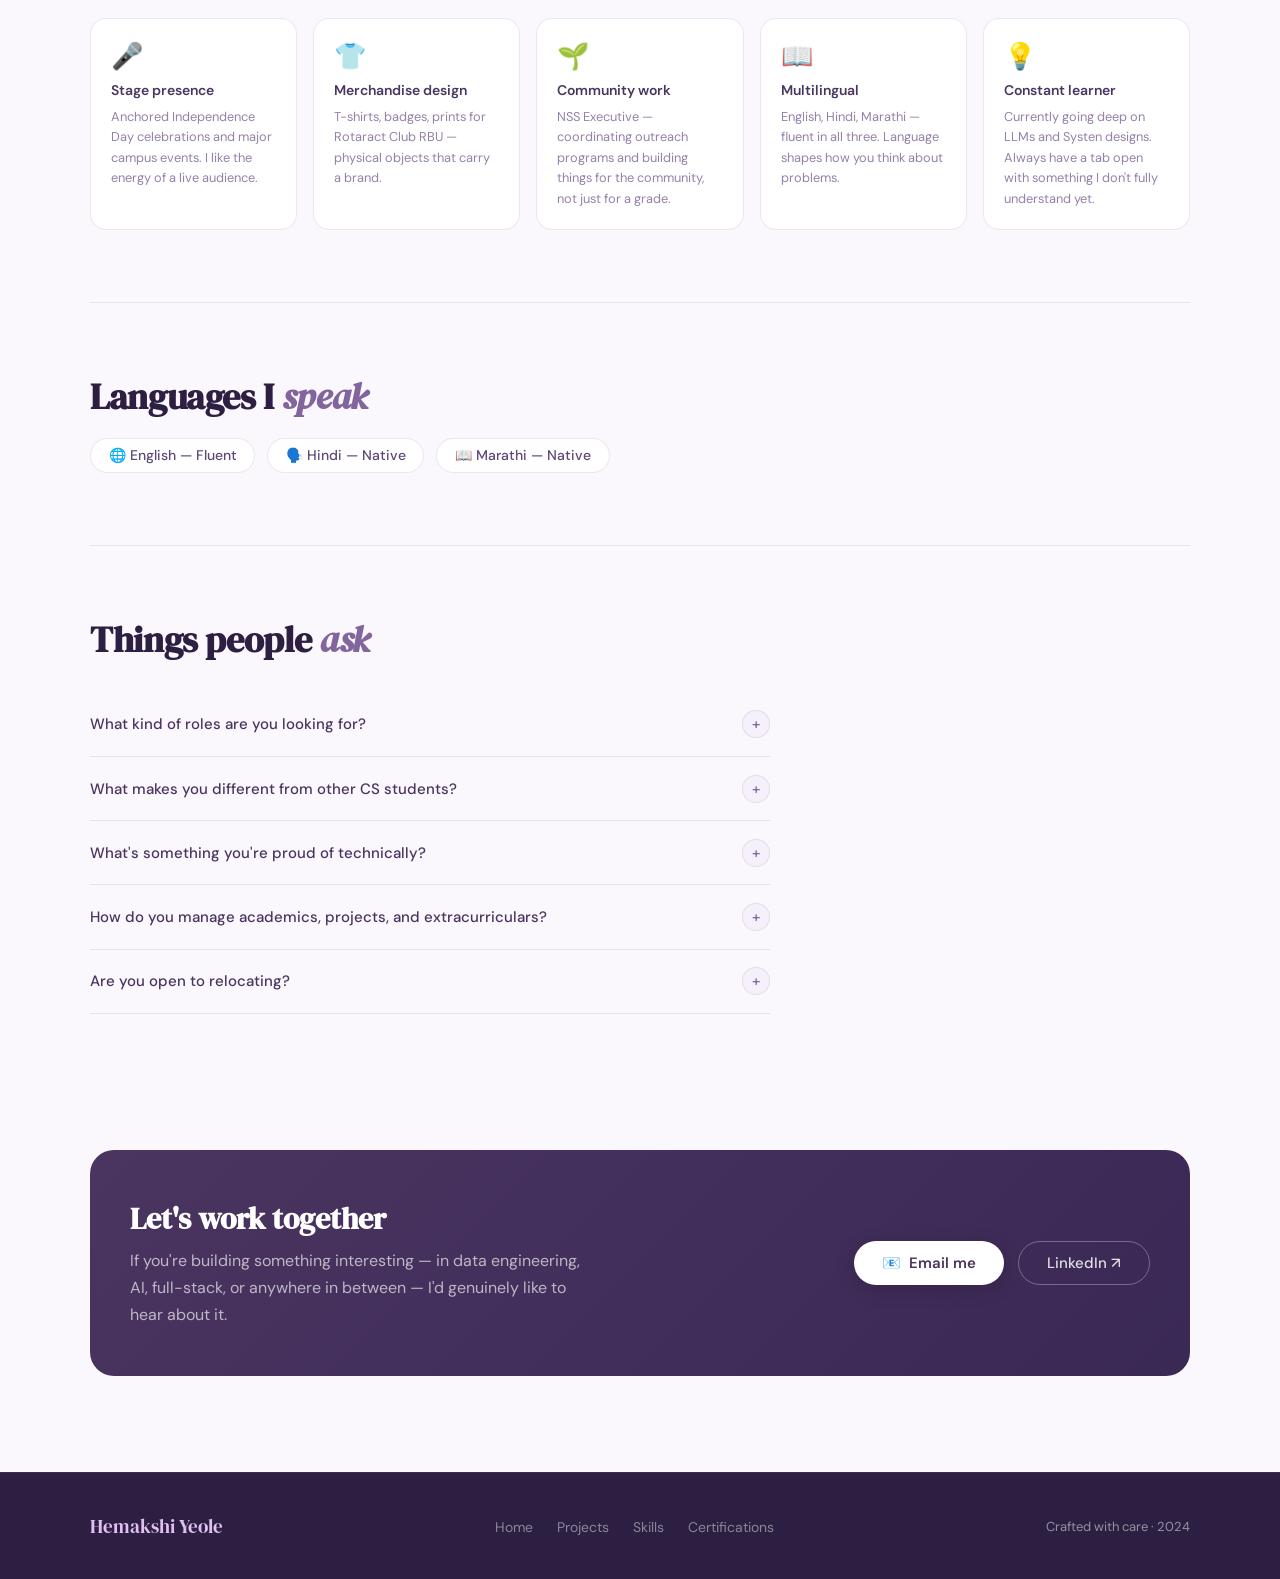
<file: pages/about.html>
<!DOCTYPE html>
<html lang="en">
<head>
<meta charset="UTF-8"/>
<meta name="viewport" content="width=device-width, initial-scale=1.0"/>
<title>About — Hemakshi Yeole</title>
<meta name="description" content="The full story of Hemakshi Yeole — who she is, how she thinks, and what she's building toward."/>
<link rel="preconnect" href="https://fonts.googleapis.com"/>
<link rel="preconnect" href="https://fonts.gstatic.com" crossorigin/>
<link href="https://fonts.googleapis.com/css2?family=DM+Serif+Display:ital@0;1&family=DM+Sans:ital,opsz,wght@0,9..40,300;0,9..40,400;0,9..40,500;0,9..40,600;1,9..40,300&display=swap" rel="stylesheet"/>
<link rel="stylesheet" href="../css/style.css"/>
<style>
/* HERO — white with subtle lavender tones */
.page-hero { background:var(--surface-white); }
.page-hero-bg {
  position:absolute; inset:0;
  background:
    radial-gradient(ellipse 75% 65% at 10% 30%, rgba(222,192,241,.25) 0%, transparent 60%),
    radial-gradient(ellipse 55% 65% at 92% 75%, rgba(170,156,237,.18) 0%, transparent 55%),
    var(--surface-white);
}
.orb-a { width:400px;height:400px;top:-100px;right:-70px; background:radial-gradient(circle,var(--lilac),transparent);opacity:.45;animation-delay:0s }
.orb-b { width:280px;height:280px;bottom:-20px;left:-50px; background:radial-gradient(circle,var(--lavender),transparent);opacity:.4;animation-delay:-4s }

.page-body { padding:0 2rem 6rem; background:var(--surface-base); }
.page-body-inner { max-width:1100px; margin:0 auto; }

/* ── INTRO SPLIT ── */
.intro-grid {
  display:grid; grid-template-columns:1fr 1.05fr;
  gap:5rem; align-items:start;
  padding-top:4.5rem;
}
.intro-visual { position:relative; }
.intro-avatar-wrap {
  width:100%; aspect-ratio:1;
  max-width:380px;
  border-radius:30px;
  background:linear-gradient(145deg, var(--lavender), var(--mauve), var(--periwinkle));
  padding:4px;
  box-shadow:var(--shadow-xl);
}
.intro-avatar-inner {
  width:100%; height:100%;
  border-radius:inherit;
  background:var(--fog);
  display:flex; align-items:center; justify-content:center;
  font-family:var(--font-display); font-size:6rem; position:relative;
  overflow:hidden;
}
.intro-avatar-inner img {
  width:100%; height:100%;
  object-fit:cover;
  border-radius:inherit;
}
.intro-avatar-inner::after {
  background:linear-gradient(135deg,var(--plum),var(--periwinkle));
  -webkit-background-clip:text; -webkit-text-fill-color:transparent; background-clip:text;
}
.intro-float-badge {
  position:absolute; padding:.5rem 1.1rem;
  background:var(--surface-white); border-radius:50px;
  font-size:.8125rem; font-weight:600; color:var(--deep);
  box-shadow:var(--shadow-md); white-space:nowrap;
  border:1px solid var(--lavender);
}
.badge-1 { top: 2px; left:-19px; }  
.badge-2 { bottom:-10px; right:80px; }
.badge-3 { bottom:20%; left:-24px; }

/* ── PROSE SECTIONS ── */
.about-prose { max-width:720px; }
.prose-heading {
  font-family:var(--font-display);
  font-size:clamp(1.625rem,3vw,2.25rem);
  color:var(--ink); line-height:1.2;
  margin-bottom:1.25rem; letter-spacing:-.01em;
}
.prose-heading em { font-style:italic; color:var(--plum); }
.prose-body {
  font-size:1.0625rem; color:var(--text-secondary);
  line-height:1.85; margin-bottom:1.25rem;
}
.prose-body strong { color:var(--deep); font-weight:600; }
.prose-body a { color:var(--plum); text-decoration:none; font-weight:500; }
.prose-body a:hover { text-decoration:underline; }

/* ── PULL QUOTE ── */
.pull-quote {
  border-left:3px solid var(--plum);
  padding:1rem 1.5rem;
  margin:2rem 0;
  background:var(--fog);
  border-radius:0 14px 14px 0;
}
.pull-quote p {
  font-family:var(--font-display);
  font-size:1.25rem; color:var(--ink); line-height:1.55;
  font-style:italic;
}

/* ── VALUES GRID ── */
.values-grid {
  display:grid; grid-template-columns:repeat(auto-fill,minmax(230px,1fr));
  gap:1.1rem; margin-top:2rem;
}
.value-card {
  background:var(--surface-white); border-radius:18px;
  border:1px solid var(--border-soft); padding:1.5rem 1.35rem;
  transition:transform .3s var(--ease-bounce), box-shadow .25s, border-color .2s;
}
.value-card:hover { transform:translateY(-5px); box-shadow:var(--shadow-md); border-color:var(--mauve); }
.value-emoji  { font-size:1.875rem; margin-bottom:.6rem; }
.value-title  { font-weight:600; color:var(--deep); font-size:.9375rem; margin-bottom:.35rem; }
.value-desc   { font-size:.8375rem; color:var(--text-muted); line-height:1.65; }

/* ── BEYOND CODE CHIPS ── */
.beyond-grid {
  display:grid; grid-template-columns:repeat(auto-fill,minmax(200px,1fr));
  gap:1rem; margin-top:1.75rem;
}
.beyond-card {
  background:var(--surface-white); border-radius:16px;
  border:1px solid var(--border-soft); padding:1.25rem;
  display:flex; flex-direction:column; gap:.5rem;
  transition:transform .25s var(--ease-bounce), box-shadow .25s;
}
.beyond-card:hover { transform:translateY(-4px); box-shadow:var(--shadow-md); border-color:var(--mauve); }
.beyond-icon  { font-size:1.625rem; }
.beyond-title { font-weight:600; color:var(--deep); font-size:.875rem; }
.beyond-desc  { font-size:.8rem; color:var(--text-muted); line-height:1.6; }

/* ── DIVIDER PROSE ── */
.section-prose { padding:4.5rem 0; border-top:1px solid var(--border-soft); }
.section-prose:first-child { border-top:none; }

/* ── LANGUAGES ── */
.languages-row { display:flex; flex-wrap:wrap; gap:.75rem; margin-top:1.25rem; }
.lang-pill {
  display:inline-flex; align-items:center; gap:.5rem;
  background:var(--surface-white); border:1px solid var(--border-soft);
  border-radius:50px; padding:.45rem 1.1rem;
  font-size:.875rem; font-weight:500; color:var(--text-secondary);
  transition:all .2s;
}
.lang-pill:hover { border-color:var(--plum); color:var(--plum); background:var(--fog); }

/* ── FAQ ── */
.faq-wrap { max-width:680px; margin-top:2rem; }

/* ── CTA STRIP ── */
.cta-strip {
  background:linear-gradient(135deg, var(--deep), #3a2855);
  border-radius:24px; padding:3rem 2.5rem;
  display:flex; justify-content:space-between; align-items:center;
  gap:2rem; flex-wrap:wrap; margin-top:4rem;
}
.cta-strip-text h3 { font-family:var(--font-display); font-size:1.875rem; color:#fff; margin-bottom:.5rem; }
.cta-strip-text p  { font-size:1rem; color:rgba(255,255,255,.65); line-height:1.7; max-width:460px; }
.cta-strip-btns    { display:flex; gap:.875rem; flex-wrap:wrap; flex-shrink:0; }
.btn-light {
  display:inline-flex; align-items:center; gap:.5rem;
  background:#fff; color:var(--deep);
  padding:.7rem 1.75rem; border-radius:50px;
  font-family:var(--font-body); font-size:.9375rem; font-weight:600;
  text-decoration:none; border:none; cursor:pointer;
  transition:transform .2s var(--ease-bounce), box-shadow .3s;
  box-shadow:0 4px 20px rgba(0,0,0,.15);
}
.btn-light:hover { transform:translateY(-2px) scale(1.02); box-shadow:0 8px 28px rgba(0,0,0,.2); }
.btn-outline-light {
  display:inline-flex; align-items:center; gap:.5rem;
  background:transparent; color:rgba(255,255,255,.85);
  padding:.7rem 1.75rem; border-radius:50px;
  font-family:var(--font-body); font-size:.9375rem; font-weight:500;
  text-decoration:none; border:1.5px solid rgba(255,255,255,.3); cursor:pointer;
  transition:all .2s var(--ease-out);
}
.btn-outline-light:hover { background:rgba(255,255,255,.1); border-color:rgba(255,255,255,.6); }

/* inline-label */
.inline-label {
  font-size:.75rem; letter-spacing:.14em; text-transform:uppercase;
  color:var(--plum); font-weight:600;
  display:flex; align-items:center; gap:.5rem;
  margin-bottom:1.25rem; margin-top:3rem;
}
.inline-label::before { content:''; width:20px; height:1.5px; background:var(--plum); }

@media(max-width:900px) {
  .intro-grid    { grid-template-columns:1fr; gap:3rem; }
  .intro-visual  { max-width:280px; }
  .cta-strip     { flex-direction:column; text-align:center; }
  .cta-strip-btns { justify-content:center; }
}
@media(max-width:600px) {
  .intro-visual   { display:none; }
  .values-grid    { grid-template-columns:1fr 1fr; }
  .beyond-grid    { grid-template-columns:1fr 1fr; }
}
</style>
</head>
<body>
<div id="progress-bar"></div>
<div id="cursor-glow"></div>

<nav class="navbar" id="navbar">
  <a href="../index.html" class="nav-logo">HY</a>
  <ul class="nav-links">
    <li><a href="about.html" class="active">About</a></li>
    <li><a href="skills.html">Skills</a></li>
    <li><a href="projects.html">Projects</a></li>
    <li><a href="certifications.html">Certifications</a></li>
    <li><a href="../index.html#contact">Contact</a></li>
  </ul>
</nav>

<!-- HERO -->
<div class="page-hero" style="position:relative;overflow:hidden">
  <div class="page-hero-bg"></div>
  <div class="hero-orb orb-a"></div>
  <div class="hero-orb orb-b"></div>
  <div class="page-hero-inner">
    <div class="page-breadcrumb">
      <a href="../index.html">Home</a><span class="sep"> › </span><span class="current">About</span>
    </div>
    <h1 class="page-hero-title">The person behind<br/>the <em>code</em></h1>
    <p class="page-hero-subtitle">This isn't a resume. It's the story of how a curious person from Nagpur started building things that matter — and felt of her intrest.</p>
  </div>
</div>

<!-- BODY -->
<main class="page-body">
  <div class="page-body-inner">

    <!-- ── INTRO SPLIT ── -->
    <div class="intro-grid">
      <div class="about-prose">

        <div class="section-prose" style="padding-top:0;border-top:none">
          <h2 class="prose-heading reveal">Hi, I'm <em>Hemakshi.</em></h2>
          <p class="prose-body reveal">
            I'm a third-year undergraduate studying Computer Science and Data Science at <strong>RCOEM, Nagpur</strong>. I'm the kind of person who gets genuinely excited when a messy dataset starts to tell a story — or when a rough idea becomes a system that actually works.
          </p>
          <p class="prose-body reveal">
            Engineering, for me, has never been just about writing code. It's about asking the right question first. What's actually broken here? Who uses this? What would make it feel obvious? I carry those questions into every project I touch — whether it's a Kafka pipeline processing live financial data or an accessible e-learning platform for a community that most students don't think about.
          </p>

          <div class="pull-quote reveal">
            <p>"I want to build things that matter — not just things that work."</p>
          </div>

          <p class="prose-body reveal">
            Technically, I'm strongest in <strong>Java, NLP, and data engineering</strong>. I've shipped real systems: a streaming sentiment analysis pipeline, a legal case similarity engine using sentence transformers, a full-stack drone mission planner with PostGIS spatial queries, and an RL environment where an LLM acts as an emergency incident commander. Not toy projects — real, running systems with real technical decisions behind them.
          </p>
        </div>

        <div class="section-prose">
          <h2 class="prose-heading reveal">I'm not only a <em>developer.</em></h2>
          <p class="prose-body reveal">
            In parallel to shipping code, I've been the <strong>Director of Creatives</strong> for Rotaract Club RBU — leading a team responsible for all visual communication, social media, merchandise, and event branding. I design T-shirts, banners, and social campaigns that actually get engagement, not just views.
          </p>
          <p class="prose-body reveal">
            I've also served as an <strong>NSS Executive</strong>, coordinating community outreach programs across Nagpur, and I've anchored campus events in front of large audiences. I mention all of this not to pad a CV — but because I believe the best engineers are also great communicators, and I've deliberately invested in that side of things.
          </p>
          <p class="prose-body reveal">
            I speak <strong>English, Hindi, and Marathi</strong> fluently. I can write clearly, present confidently, and explain a technical decision to a non-technical audience without being condescending about it.
          </p>
        </div>

      </div>

      <!-- Visual side -->
      <div class="intro-visual reveal reveal-d2" style="position:sticky;top:8rem">
        <div class="intro-avatar-wrap">
          <div class="intro-avatar-inner"><img src="../profilPic.jpeg"></div>
        </div>
        <div class="intro-float-badge badge-1">🎓 CGPA 9.15</div>
        <div class="intro-float-badge badge-2">📍 Nagpur, India</div>
        <div class="intro-float-badge badge-3">⚡ Open to internships</div>
      </div>
    </div>

    <!-- ── VALUES ── -->
    <div class="section-prose">
      <h2 class="prose-heading reveal">What I believe <em>in</em></h2>
      <p class="prose-body reveal" style="max-width:640px">
        These aren't values I picked off a list. They're things I've noticed showing up consistently in how I approach work.
      </p>
      <div class="values-grid">
        <div class="value-card reveal">
          <div class="value-emoji">🔍</div>
          <div class="value-title">Curiosity over comfort</div>
          <div class="value-desc">I pick up tools I don't know yet, break them, and figure out why. The uncomfortable problem is almost always the interesting one.</div>
        </div>
        <div class="value-card reveal reveal-d1">
          <div class="value-emoji">🛠️</div>
          <div class="value-title">Shipping over perfecting</div>
          <div class="value-desc">A working system teaches you more than a perfect design doc. I'd rather build v0.1 and iterate than wait for the right moment.</div>
        </div>
        <div class="value-card reveal reveal-d2">
          <div class="value-emoji">🧩</div>
          <div class="value-title">Clarity in complexity</div>
          <div class="value-desc">Good engineering is making hard things simple to reason about. I care about architecture that future-me (or a teammate) can understand.</div>
        </div>
        <div class="value-card reveal reveal-d3">
          <div class="value-emoji">🤝</div>
          <div class="value-title">Empathy in design</div>
          <div class="value-desc">Systems are used by humans. I think about who's on the other end of every API, every UI, every decision.</div>
        </div>
        <div class="value-card reveal">
          <div class="value-emoji">📣</div>
          <div class="value-title">Communication as craft</div>
          <div class="value-desc">Technical skill without communication is half a skill. I invest in writing, presenting, and explaining well.</div>
        </div>
        <div class="value-card reveal reveal-d1">
          <div class="value-emoji">🌱</div>
          <div class="value-title">Compounding effort</div>
          <div class="value-desc">CGPA 9.15 across five semesters while shipping projects and leading teams isn't luck — it's what consistency looks like over time.</div>
        </div>
      </div>
    </div>

    <!-- ── BEYOND CODE ── -->
    <div class="section-prose">
      <h2 class="prose-heading reveal">Beyond the <em>terminal</em></h2>
      <p class="prose-body reveal" style="max-width:640px">
        The things that don't fit in a tech stack but say more about who I am.
      </p>
      <div class="beyond-grid">
        <div class="beyond-card reveal reveal-d1">
          <div class="beyond-icon">🎤</div>
          <div class="beyond-title">Stage presence</div>
          <div class="beyond-desc">Anchored Independence Day celebrations and major campus events. I like the energy of a live audience.</div>
        </div>
        <div class="beyond-card reveal reveal-d2">
          <div class="beyond-icon">👕</div>
          <div class="beyond-title">Merchandise design</div>
          <div class="beyond-desc">T-shirts, badges, prints for Rotaract Club RBU — physical objects that carry a brand.</div>
        </div>
        <div class="beyond-card reveal reveal-d3">
          <div class="beyond-icon">🌱</div>
          <div class="beyond-title">Community work</div>
          <div class="beyond-desc">NSS Executive — coordinating outreach programs and building things for the community, not just for a grade.</div>
        </div>
        <div class="beyond-card reveal">
          <div class="beyond-icon">📖</div>
          <div class="beyond-title">Multilingual</div>
          <div class="beyond-desc">English, Hindi, Marathi — fluent in all three. Language shapes how you think about problems.</div>
        </div>
        <div class="beyond-card reveal reveal-d1">
          <div class="beyond-icon">💡</div>
          <div class="beyond-title">Constant learner</div>
          <div class="beyond-desc">Currently going deep on LLMs and Systen designs. Always have a tab open with something I don't fully understand yet.</div>
        </div>
      </div>
    </div>

    <!-- ── LANGUAGES ── -->
    <div class="section-prose">
      <h2 class="prose-heading reveal">Languages I <em>speak</em></h2>
      <div class="languages-row reveal">
        <span class="lang-pill">🌐 English — Fluent</span>
        <span class="lang-pill">🗣️ Hindi — Native</span>
        <span class="lang-pill">📖 Marathi — Native</span>
      </div>
    </div>

    <!-- ── FAQ ── -->
    <div class="section-prose">
      <h2 class="prose-heading reveal">Things people <em>ask</em></h2>
      <div class="faq-wrap">

        <div class="faq-item reveal">
          <div class="faq-q">What kind of roles are you looking for? <span class="faq-toggle">+</span></div>
          <div class="faq-a">Data science, ML engineering, full-stack development, or any interesting intersection of those. I'm drawn to roles where I can own something end-to-end — from data ingestion to a working interface. Open to remote and Nagpur/nearby positions.</div>
        </div>

        <div class="faq-item reveal">
          <div class="faq-q">What makes you different from other CS students? <span class="faq-toggle">+</span></div>
          <div class="faq-a">I ship things. Most of my projects are running systems, not just Jupyter notebooks. I also invest heavily in communication — writing, presenting, leading — which most engineers treat as optional. And I genuinely enjoy the design side of building, not just the logic.</div>
        </div>

        <div class="faq-item reveal">
          <div class="faq-q">What's something you're proud of technically? <span class="faq-toggle">+</span></div>
          <div class="faq-a">The ICDE project — building an OpenAI Gym-compliant RL environment where an LLM acts as an emergency incident commander under FEMA/ICS guidelines. It required understanding RL theory, LLM inference architecture, containerisation, and the FEMA framework all at once. It was genuinely hard and it works.</div>
        </div>

        <div class="faq-item reveal">
          <div class="faq-q">How do you manage academics, projects, and extracurriculars? <span class="faq-toggle">+</span></div>
          <div class="faq-a">Honestly, by treating them as mutually reinforcing rather than competing. Projects make coursework concrete. Leadership makes communication stronger. There's no secret — just consistent effort and being deliberate about what I take on.</div>
        </div>

        <div class="faq-item reveal">
          <div class="faq-q">Are you open to relocating? <span class="faq-toggle">+</span></div>
          <div class="faq-a">Yes, for the right opportunity. I'm open to relocation within India and to remote roles globally. Happy to discuss specifics over email.</div>
        </div>

      </div>
    </div>

    <!-- ── CTA STRIP ── -->
    <div class="cta-strip reveal">
      <div class="cta-strip-text">
        <h3>Let's work together</h3>
        <p>If you're building something interesting — in data engineering, AI, full-stack, or anywhere in between — I'd genuinely like to hear about it.</p>
      </div>
      <div class="cta-strip-btns">
        <a href="mailto:hemakshiyeole1@gmail.com" class="btn-light">📧 &nbsp;Email me</a>
        <a href="https://linkedin.com/in/hemakshi-yeole" target="_blank" rel="noopener" class="btn-outline-light">LinkedIn ↗</a>
      </div>
    </div>

  </div>
</main>

<footer class="site-footer">
  <div class="site-footer-inner">
    <span class="footer-logo">Hemakshi Yeole</span>
    <ul class="footer-links">
      <li><a href="../index.html">Home</a></li>
      <li><a href="projects.html">Projects</a></li>
      <li><a href="skills.html">Skills</a></li>
      <li><a href="certifications.html">Certifications</a></li>
    </ul>
    <span class="footer-copy">Crafted with care · 2024</span>
  </div>
</footer>

<!-- theme toggle -->
  <div class="bg-blobs" aria-hidden="true"><div class="blob blob1"></div><div class="blob blob2"></div><div class="blob blob3"></div></div>
  <button id="theme-toggle" aria-label="Toggle dark / light mode" title="Toggle dark / light mode">
    <svg class="icon-sun" viewBox="0 0 24 24" fill="none" stroke="currentColor" stroke-width="2" stroke-linecap="round" stroke-linejoin="round"><circle cx="12" cy="12" r="5"/><line x1="12" y1="1" x2="12" y2="3"/><line x1="12" y1="21" x2="12" y2="23"/><line x1="4.22" y1="4.22" x2="5.64" y2="5.64"/><line x1="18.36" y1="18.36" x2="19.78" y2="19.78"/><line x1="1" y1="12" x2="3" y2="12"/><line x1="21" y1="12" x2="23" y2="12"/><line x1="4.22" y1="19.78" x2="5.64" y2="18.36"/><line x1="18.36" y1="5.64" x2="19.78" y2="4.22"/></svg>
    <svg class="icon-moon" viewBox="0 0 24 24" fill="none" stroke="currentColor" stroke-width="2" stroke-linecap="round" stroke-linejoin="round"><path d="M21 12.79A9 9 0 1 1 11.21 3 7 7 0 0 0 21 12.79z"/></svg>
  </button>

<script src="../js/main.js"></script>
<script>
  initAll({ modal:false, tabs:false, projectFilter:false, contactForm:false, faq:true });
</script>
</body>
</html>
</file>
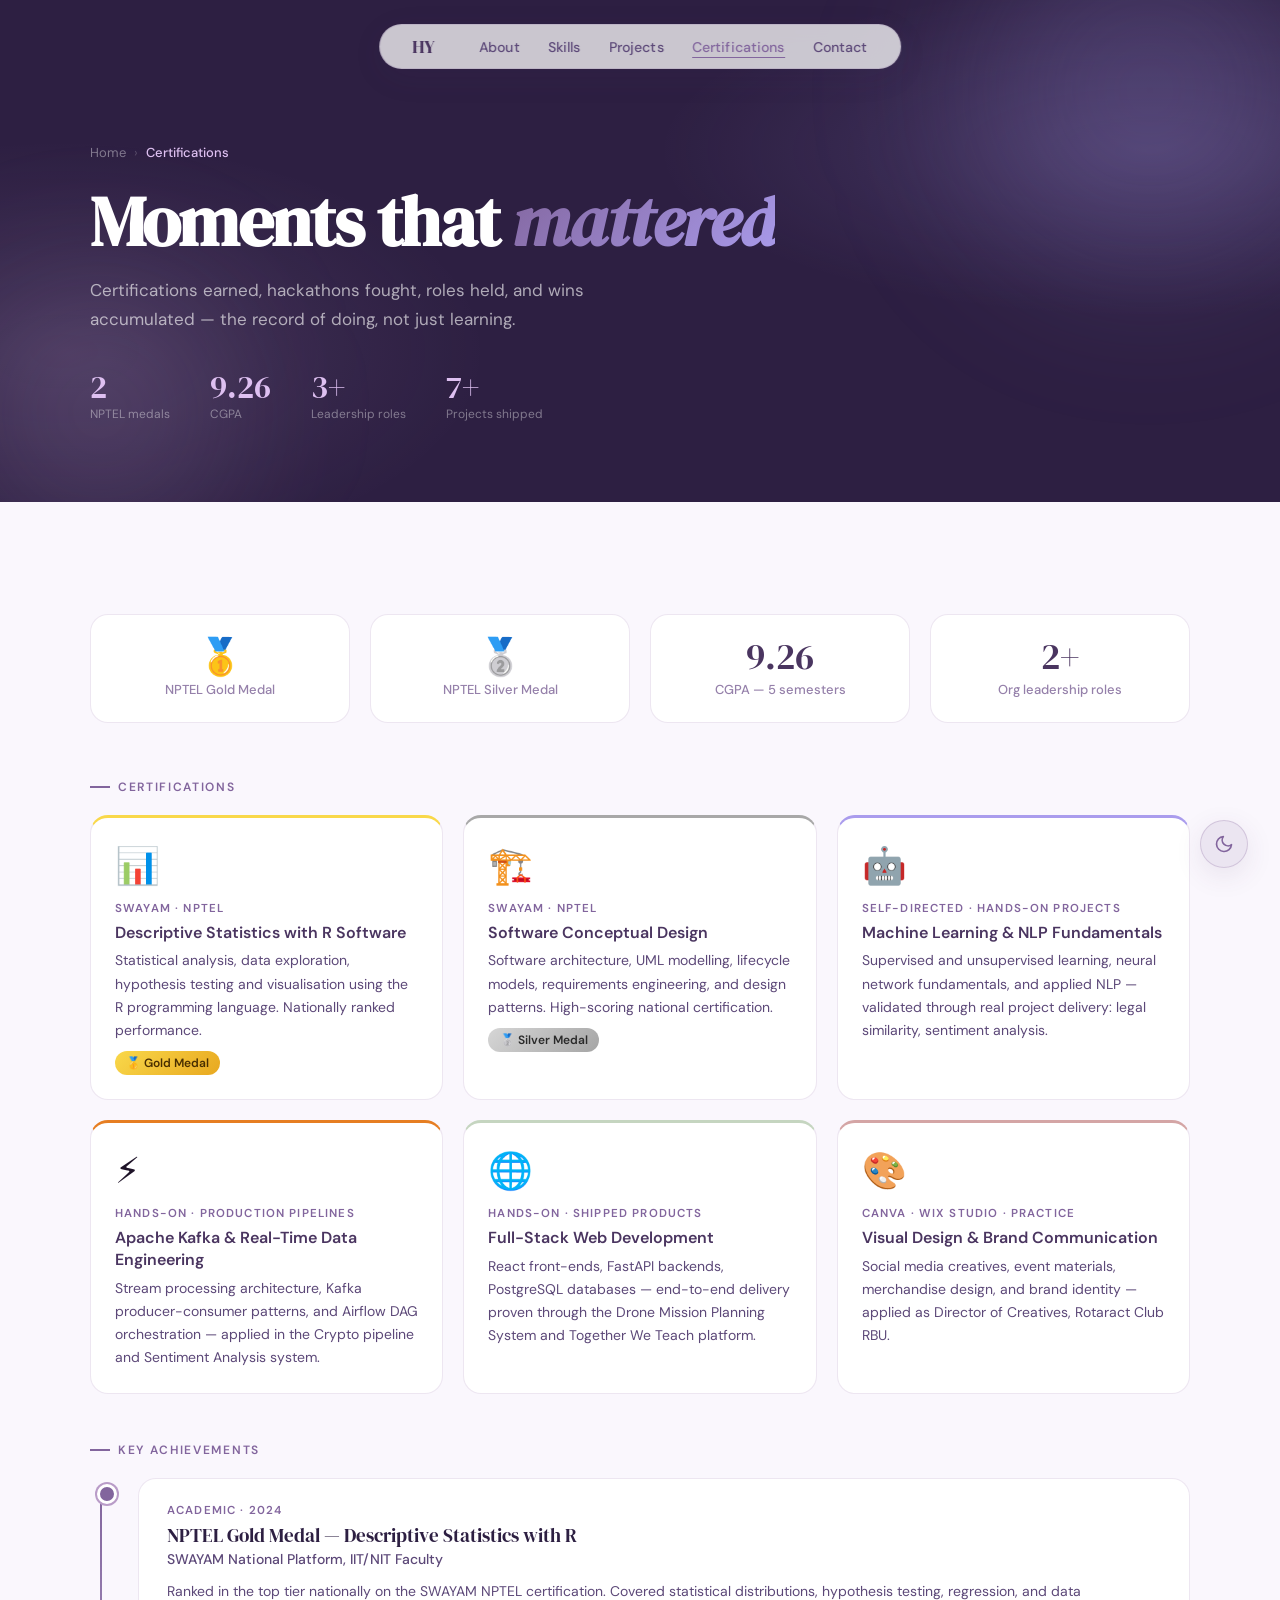
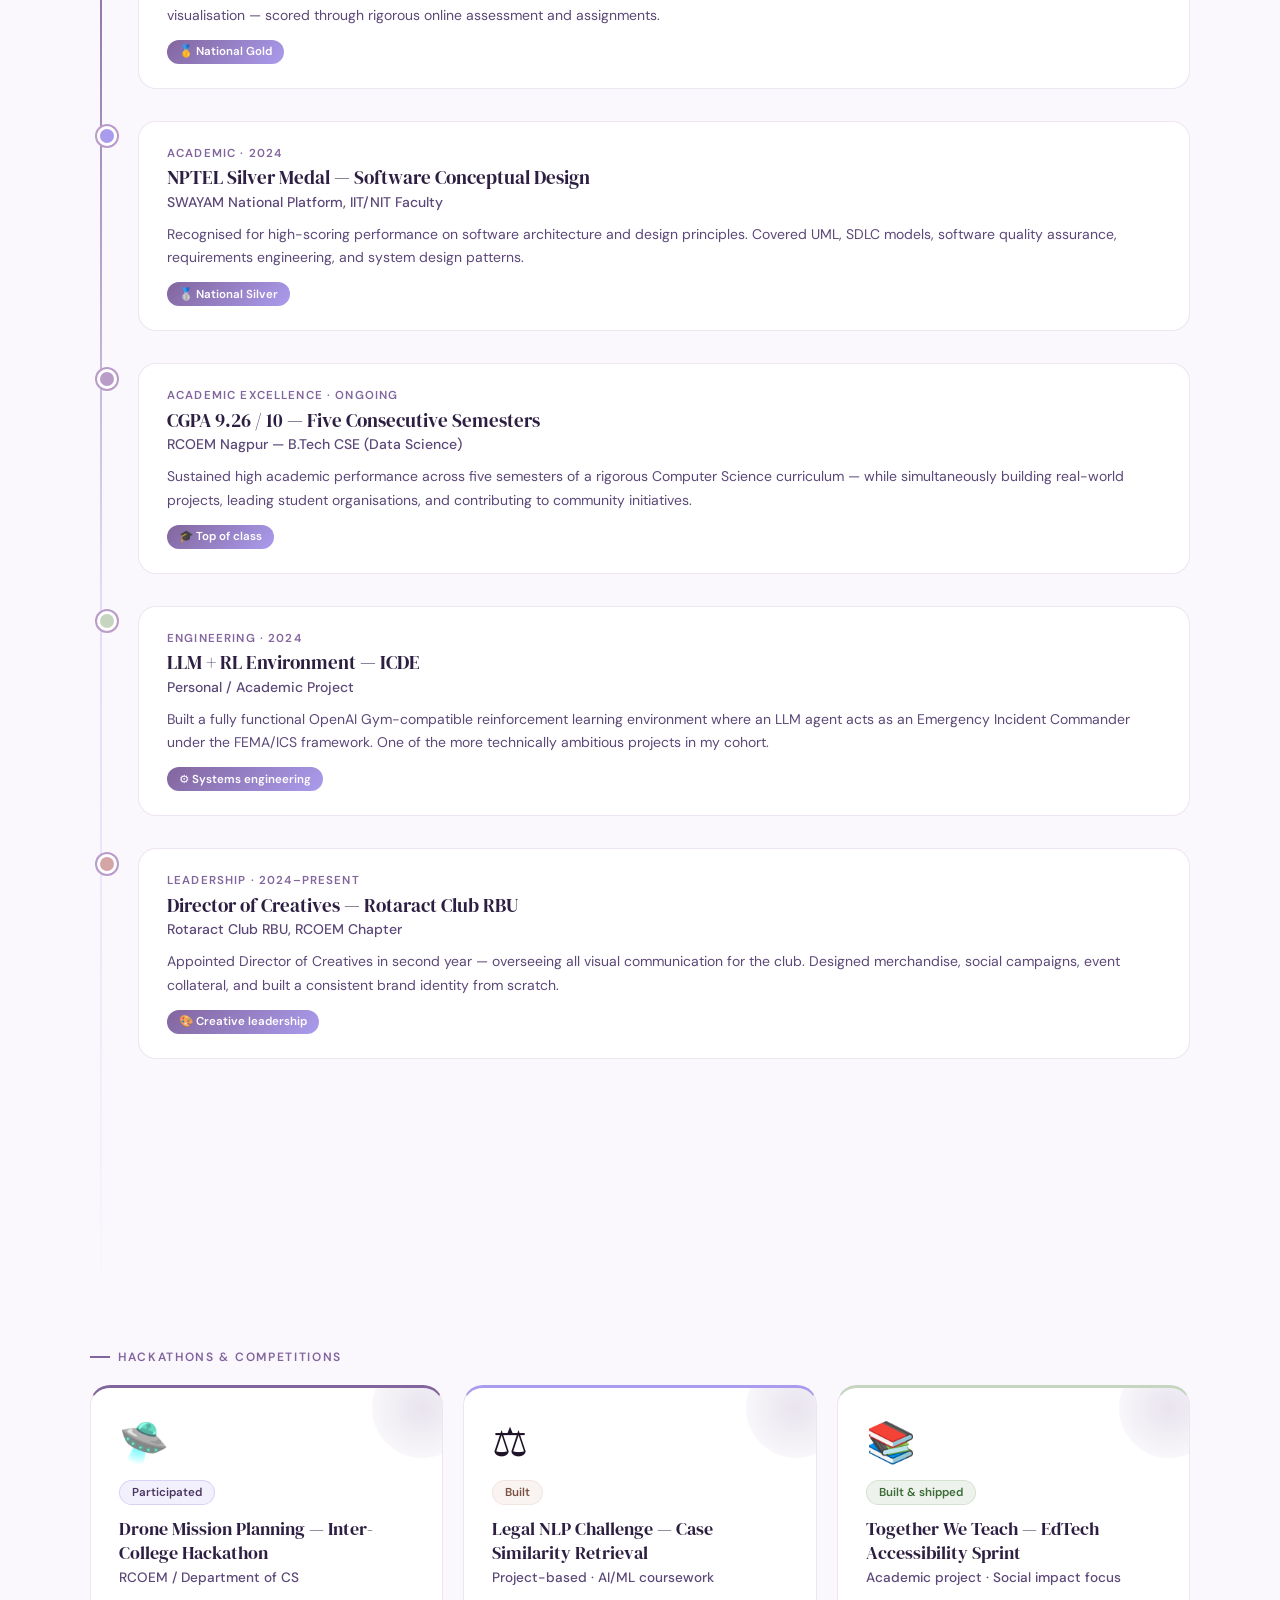
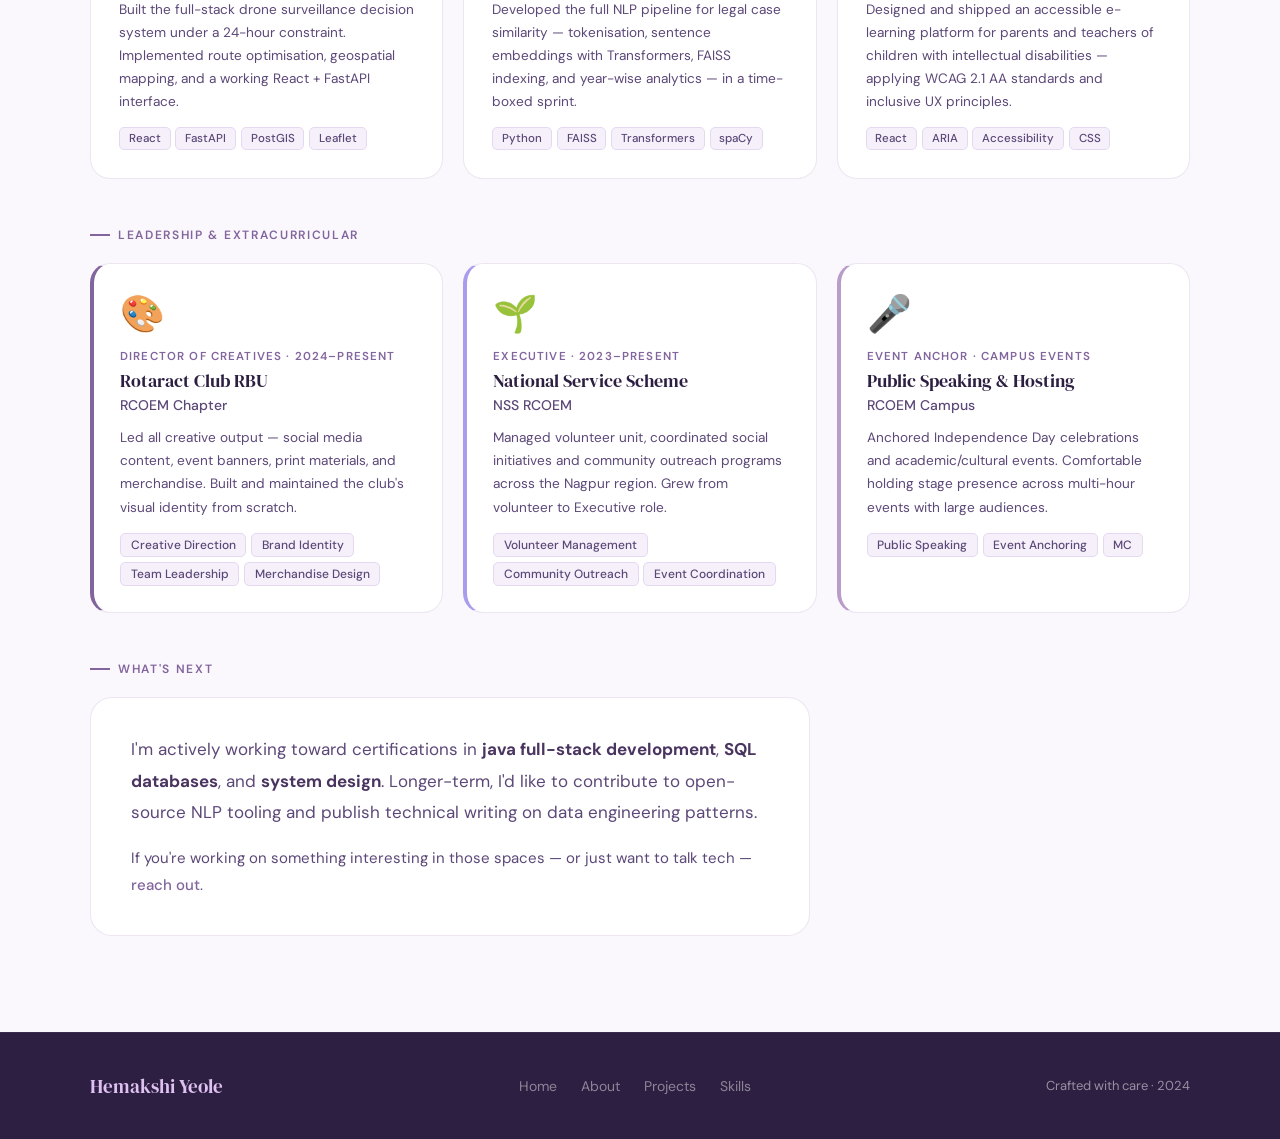
<file: pages/certifications.html>
<!DOCTYPE html>
<html lang="en">
<head>
<meta charset="UTF-8"/>
<meta name="viewport" content="width=device-width, initial-scale=1.0"/>
<title>Certifications — Hemakshi Yeole</title>
<meta name="description" content="Certifications, achievements, hackathons and wins — Hemakshi Yeole."/>
<link rel="preconnect" href="https://fonts.googleapis.com"/>
<link rel="preconnect" href="https://fonts.gstatic.com" crossorigin/>
<link href="https://fonts.googleapis.com/css2?family=DM+Serif+Display:ital@0;1&family=DM+Sans:ital,opsz,wght@0,9..40,300;0,9..40,400;0,9..40,500;0,9..40,600;1,9..40,300&display=swap" rel="stylesheet"/>
<link rel="stylesheet" href="../css/style.css"/>
<style>
.page-hero { background: var(--ink); }
.page-hero-bg {
  position:absolute; inset:0;
  background:
    radial-gradient(ellipse 70% 60% at 90% 30%, rgba(170,156,237,.18) 0%, transparent 55%),
    radial-gradient(ellipse 55% 70% at 5%  70%, rgba(222,192,241,.12) 0%, transparent 60%),
    var(--ink);
}
.orb-a { width:420px;height:420px;top:-120px;right:-80px;  background:radial-gradient(circle,rgba(170,156,237,.25),transparent);animation-delay:0s }
.orb-b { width:300px;height:300px;bottom:-60px;left:-50px; background:radial-gradient(circle,rgba(222,192,241,.18),transparent);animation-delay:-5s }

.page-body { padding:4rem 2rem 6rem; background:var(--surface-base); }
.page-body-inner { max-width:1100px; margin:0 auto; }

/* ── STATS ROW ── */
.stats-row {
  display:grid; grid-template-columns:repeat(4,1fr);
  gap:1.25rem; margin-bottom:3.5rem;
}
.stat-card {
  background:var(--surface-white); border:1px solid var(--border-soft);
  border-radius:18px; padding:1.5rem 1.25rem; text-align:center;
  transition:transform .3s var(--ease-bounce), box-shadow .3s, border-color .2s;
}
.stat-card:hover { transform:translateY(-5px); box-shadow:var(--shadow-lg); border-color:var(--mauve); }
.stat-card-num   { font-family:var(--font-display); font-size:2.25rem; color:var(--deep); line-height:1; }
.stat-card-label { font-size:.8125rem; color:var(--text-muted); margin-top:.35rem; font-weight:500; }

/* ── CERT CARDS GRID ── */
.certs-grid {
  display:grid; grid-template-columns:repeat(auto-fill,minmax(290px,1fr));
  gap:1.25rem;
}

/* ── TIMELINE (achievements) ── */
.ach-timeline { position:relative; padding-left:3rem; }
.ach-timeline::before {
  content:''; position:absolute; left:10px; top:8px; bottom:0;
  width:2px; background:linear-gradient(to bottom,var(--plum),rgba(170,156,237,.3),transparent);
}
.ach-item {
  position:relative; margin-bottom:2rem;
  opacity:0; transform:translateX(-14px);
  transition:opacity .55s var(--ease-out), transform .55s var(--ease-out);
}
.ach-item.visible { opacity:1; transform:translateX(0); }
.ach-dot {
  position:absolute; left:-2.55rem; top:.35rem;
  width:20px; height:20px; border-radius:50%;
  border:3px solid var(--surface-white);
  box-shadow:0 0 0 2px var(--mauve); z-index:1;
  transition:transform .3s var(--ease-bounce);
}
.ach-item:hover .ach-dot { transform:scale(1.2); }
.ach-card {
  background:var(--surface-white); border-radius:18px;
  border:1px solid var(--border-soft); padding:1.5rem 1.75rem;
  transition:box-shadow .3s, border-color .2s, transform .3s var(--ease-bounce);
}
.ach-card:hover { box-shadow:var(--shadow-md); border-color:var(--mauve); transform:translateX(4px); }
.ach-type  { font-size:.72rem; font-weight:600; letter-spacing:.1em; text-transform:uppercase; color:var(--plum); margin-bottom:.3rem; }
.ach-title { font-family:var(--font-display); font-size:1.2rem; color:var(--ink); margin-bottom:.2rem; line-height:1.25; }
.ach-org   { font-size:.875rem; color:var(--text-secondary); font-weight:500; margin-bottom:.75rem; }
.ach-desc  { font-size:.875rem; color:var(--text-secondary); line-height:1.7; }
.ach-badge {
  display:inline-flex; align-items:center; gap:.35rem;
  background:linear-gradient(135deg,var(--plum),var(--periwinkle));
  color:#fff; padding:.28rem .75rem; border-radius:50px;
  font-size:.72rem; font-weight:600; margin-top:.75rem;
}

/* ── HACKATHON CARDS ── */
.hackathon-grid {
  display:grid; grid-template-columns:repeat(auto-fill,minmax(300px,1fr));
  gap:1.25rem;
}
.hackathon-card {
  background:var(--surface-white); border-radius:20px;
  border:1px solid var(--border-soft); padding:1.75rem;
  position:relative; overflow:hidden;
  transition:transform .3s var(--ease-bounce), box-shadow .3s, border-color .2s;
}
.hackathon-card:hover { transform:translateY(-6px); box-shadow:var(--shadow-lg); border-color:var(--mauve); }
.hackathon-card::before {
  content:''; position:absolute; top:-30px; right:-30px;
  width:100px; height:100px; border-radius:50%; opacity:.18;
  background:radial-gradient(circle,var(--plum),transparent);
}
.hack-emoji  { font-size:2.5rem; margin-bottom:.75rem; }
.hack-status {
  display:inline-flex; align-items:center; gap:.35rem;
  padding:.25rem .75rem; border-radius:50px;
  font-size:.72rem; font-weight:600; margin-bottom:.75rem;
}
.hack-status.win    { background:rgba(197,213,192,.3); border:1px solid rgba(197,213,192,.6); color:#3a6b35; }
.hack-status.part   { background:rgba(170,156,237,.15); border:1px solid rgba(170,156,237,.35); color:var(--deep); }
.hack-status.build  { background:rgba(235,216,208,.3); border:1px solid rgba(235,216,208,.5); color:#7a5040; }
.hack-title { font-family:var(--font-display); font-size:1.15rem; color:var(--ink); margin-bottom:.25rem; line-height:1.3; }
.hack-org   { font-size:.85rem; color:var(--text-secondary); font-weight:500; margin-bottom:.75rem; }
.hack-desc  { font-size:.85rem; color:var(--text-secondary); line-height:1.7; }
.hack-stack { display:flex; flex-wrap:wrap; gap:.3rem; margin-top:.875rem; }
.hack-tag   {
  background:var(--fog); border:1px solid var(--lavender);
  color:var(--text-secondary); padding:.18rem .55rem;
  border-radius:5px; font-size:.72rem; font-weight:500;
}

/* ── LEADERSHIP GRID ── */
.leadership-grid {
  display:grid; grid-template-columns:repeat(auto-fill,minmax(270px,1fr));
  gap:1.25rem;
}
.lcard {
  background:var(--surface-white); border-radius:20px;
  border:1px solid var(--border-soft); padding:1.625rem;
  transition:transform .3s var(--ease-bounce), box-shadow .3s, border-color .2s;
}
.lcard:hover { transform:translateY(-5px); box-shadow:var(--shadow-lg); border-color:var(--mauve); }
.lcard-emoji { font-size:2.25rem; margin-bottom:.75rem; }
.lcard-role  { font-size:.72rem; font-weight:600; letter-spacing:.1em; text-transform:uppercase; color:var(--plum); margin-bottom:.3rem; }
.lcard-title { font-family:var(--font-display); font-size:1.1rem; color:var(--ink); margin-bottom:.2rem; }
.lcard-org   { font-size:.875rem; color:var(--text-secondary); font-weight:500; margin-bottom:.75rem; }
.lcard-desc  { font-size:.85rem; color:var(--text-secondary); line-height:1.7; }
.lcard-tags  { display:flex; flex-wrap:wrap; gap:.3rem; margin-top:.875rem; }
.lcard-tag   {
  background:var(--fog); border:1px solid var(--lavender);
  color:var(--text-secondary); padding:.2rem .6rem;
  border-radius:5px; font-size:.75rem; font-weight:500;
}

/* section label inline */
.inline-label {
  font-size:.75rem; letter-spacing:.14em; text-transform:uppercase;
  color:var(--plum); font-weight:600;
  display:flex; align-items:center; gap:.5rem;
  margin-bottom:1.25rem; margin-top:3rem;
}
.inline-label::before { content:''; width:20px; height:1.5px; background:var(--plum); }

@media(max-width:700px) {
  .stats-row { grid-template-columns:repeat(2,1fr); }
}
@media(max-width:420px) {
  .stats-row { grid-template-columns:1fr 1fr; gap:.75rem; }
}
</style>
</head>
<body>
<div id="progress-bar"></div>
<div id="cursor-glow"></div>

<nav class="navbar" id="navbar">
  <a href="../index.html" class="nav-logo">HY</a>
  <ul class="nav-links">
    <li><a href="about.html">About</a></li>
    <li><a href="skills.html">Skills</a></li>
    <li><a href="projects.html">Projects</a></li>
    <li><a href="certifications.html" class="active">Certifications</a></li>
    <li><a href="../index.html#contact">Contact</a></li>
  </ul>
</nav>

<!-- HERO -->
<div class="page-hero page-hero--dark" style="position:relative;overflow:hidden">
  <div class="page-hero-bg"></div>
  <div class="hero-orb orb-a"></div>
  <div class="hero-orb orb-b"></div>
  <div class="page-hero-inner">
    <div class="page-breadcrumb">
      <a href="../index.html">Home</a><span class="sep"> › </span><span class="current">Certifications</span>
    </div>
    <h1 class="page-hero-title">Moments that <em>mattered</em></h1>
    <p class="page-hero-subtitle">Certifications earned, hackathons fought, roles held, and wins accumulated — the record of doing, not just learning.</p>
    <div class="page-hero-meta" style="opacity:0;animation:slide-up .7s var(--ease-out) .5s forwards">
      <div class="page-hero-meta-item"><div class="num">2</div><div class="lbl">NPTEL medals</div></div>
      <div class="page-hero-meta-item"><div class="num">9.26</div><div class="lbl">CGPA</div></div>
      <div class="page-hero-meta-item"><div class="num">3+</div><div class="lbl">Leadership roles</div></div>
      <div class="page-hero-meta-item"><div class="num">7+</div><div class="lbl">Projects shipped</div></div>
    </div>
  </div>
</div>

<!-- BODY -->
<main class="page-body">
  <div class="page-body-inner">

    <!-- STATS -->
    <div class="stats-row" style="margin-top:0;padding-top:3rem">
      <div class="stat-card reveal">
        <div class="stat-card-num">🥇</div>
        <div class="stat-card-label">NPTEL Gold Medal</div>
      </div>
      <div class="stat-card reveal reveal-d1">
        <div class="stat-card-num">🥈</div>
        <div class="stat-card-label">NPTEL Silver Medal</div>
      </div>
      <div class="stat-card reveal reveal-d2">
        <div class="stat-card-num">9.26</div>
        <div class="stat-card-label">CGPA — 5 semesters</div>
      </div>
      <div class="stat-card reveal reveal-d3">
        <div class="stat-card-num">2+</div>
        <div class="stat-card-label">Org leadership roles</div>
      </div>
    </div>

    <!-- CERTIFICATIONS -->
    <div class="inline-label reveal">Certifications</div>
    <div class="certs-grid">

      <div class="cert-card reveal" style="border-top:3px solid #f9d84a">
        <div class="cert-icon">📊</div>
        <div class="cert-platform">SWAYAM · NPTEL</div>
        <div class="cert-name">Descriptive Statistics with R Software</div>
        <div class="cert-desc">Statistical analysis, data exploration, hypothesis testing and visualisation using the R programming language. Nationally ranked performance.</div>
        <div class="cert-medal gold">🥇 Gold Medal</div>
      </div>

      <div class="cert-card reveal reveal-d1" style="border-top:3px solid #a8a8a8">
        <div class="cert-icon">🏗️</div>
        <div class="cert-platform">SWAYAM · NPTEL</div>
        <div class="cert-name">Software Conceptual Design</div>
        <div class="cert-desc">Software architecture, UML modelling, lifecycle models, requirements engineering, and design patterns. High-scoring national certification.</div>
        <div class="cert-medal silver">🥈 Silver Medal</div>
      </div>

      <div class="cert-card reveal reveal-d2" style="border-top:3px solid var(--periwinkle)">
        <div class="cert-icon">🤖</div>
        <div class="cert-platform">Self-directed · Hands-on projects</div>
        <div class="cert-name">Machine Learning &amp; NLP Fundamentals</div>
        <div class="cert-desc">Supervised and unsupervised learning, neural network fundamentals, and applied NLP — validated through real project delivery: legal similarity, sentiment analysis.</div>
      </div>

      <div class="cert-card reveal reveal-d3" style="border-top:3px solid #e67e22">
        <div class="cert-icon">⚡</div>
        <div class="cert-platform">Hands-on · Production pipelines</div>
        <div class="cert-name">Apache Kafka &amp; Real-Time Data Engineering</div>
        <div class="cert-desc">Stream processing architecture, Kafka producer-consumer patterns, and Airflow DAG orchestration — applied in the Crypto pipeline and Sentiment Analysis system.</div>
      </div>

      <div class="cert-card reveal" style="border-top:3px solid var(--sage)">
        <div class="cert-icon">🌐</div>
        <div class="cert-platform">Hands-on · Shipped products</div>
        <div class="cert-name">Full-Stack Web Development</div>
        <div class="cert-desc">React front-ends, FastAPI backends, PostgreSQL databases — end-to-end delivery proven through the Drone Mission Planning System and Together We Teach platform.</div>
      </div>

      <div class="cert-card reveal reveal-d1" style="border-top:3px solid var(--dusty-rose)">
        <div class="cert-icon">🎨</div>
        <div class="cert-platform">Canva · Wix Studio · Practice</div>
        <div class="cert-name">Visual Design &amp; Brand Communication</div>
        <div class="cert-desc">Social media creatives, event materials, merchandise design, and brand identity — applied as Director of Creatives, Rotaract Club RBU.</div>
      </div>

    </div>

    <!-- ACHIEVEMENTS TIMELINE -->
    <div class="inline-label reveal">Key achievements</div>
    <div class="ach-timeline">

      <div class="ach-item" data-delay="0">
        <div class="ach-dot" style="background:var(--plum)"></div>
        <div class="ach-card">
          <div class="ach-type">Academic · 2024</div>
          <div class="ach-title">NPTEL Gold Medal — Descriptive Statistics with R</div>
          <div class="ach-org">SWAYAM National Platform, IIT/NIT Faculty</div>
          <div class="ach-desc">Ranked in the top tier nationally on the SWAYAM NPTEL certification. Covered statistical distributions, hypothesis testing, regression, and data visualisation — scored through rigorous online assessment and assignments.</div>
          <span class="ach-badge">🥇 National Gold</span>
        </div>
      </div>

      <div class="ach-item" data-delay="100">
        <div class="ach-dot" style="background:var(--periwinkle)"></div>
        <div class="ach-card">
          <div class="ach-type">Academic · 2024</div>
          <div class="ach-title">NPTEL Silver Medal — Software Conceptual Design</div>
          <div class="ach-org">SWAYAM National Platform, IIT/NIT Faculty</div>
          <div class="ach-desc">Recognised for high-scoring performance on software architecture and design principles. Covered UML, SDLC models, software quality assurance, requirements engineering, and system design patterns.</div>
          <span class="ach-badge">🥈 National Silver</span>
        </div>
      </div>

      <div class="ach-item" data-delay="200">
        <div class="ach-dot" style="background:var(--mauve)"></div>
        <div class="ach-card">
          <div class="ach-type">Academic Excellence · Ongoing</div>
          <div class="ach-title">CGPA 9.26 / 10 — Five Consecutive Semesters</div>
          <div class="ach-org">RCOEM Nagpur — B.Tech CSE (Data Science)</div>
          <div class="ach-desc">Sustained high academic performance across five semesters of a rigorous Computer Science curriculum — while simultaneously building real-world projects, leading student organisations, and contributing to community initiatives.</div>
          <span class="ach-badge">🎓 Top of class</span>
        </div>
      </div>

      <div class="ach-item" data-delay="300">
        <div class="ach-dot" style="background:var(--sage)"></div>
        <div class="ach-card">
          <div class="ach-type">Engineering · 2024</div>
          <div class="ach-title">LLM + RL Environment — ICDE</div>
          <div class="ach-org">Personal / Academic Project</div>
          <div class="ach-desc">Built a fully functional OpenAI Gym-compatible reinforcement learning environment where an LLM agent acts as an Emergency Incident Commander under the FEMA/ICS framework. One of the more technically ambitious projects in my cohort.</div>
          <span class="ach-badge">⚙️ Systems engineering</span>
        </div>
      </div>

      <div class="ach-item" data-delay="400">
        <div class="ach-dot" style="background:var(--dusty-rose)"></div>
        <div class="ach-card">
          <div class="ach-type">Leadership · 2024–Present</div>
          <div class="ach-title">Director of Creatives — Rotaract Club RBU</div>
          <div class="ach-org">Rotaract Club RBU, RCOEM Chapter</div>
          <div class="ach-desc">Appointed Director of Creatives in second year — overseeing all visual communication for the club. Designed merchandise, social campaigns, event collateral, and built a consistent brand identity from scratch.</div>
          <span class="ach-badge">🎨 Creative leadership</span>
        </div>
      </div>

      <div class="ach-item" data-delay="500">
        <div class="ach-dot" style="background:var(--slate-blue)"></div>
        <div class="ach-card">
          <div class="ach-type">Community · 2023–Present</div>
          <div class="ach-title">NSS Executive — National Service Scheme</div>
          <div class="ach-org">NSS RCOEM</div>
          <div class="ach-desc">Advanced from volunteer to Executive within a year. Responsible for managing the volunteer unit, coordinating outreach programs, and planning community impact events across the Nagpur region.</div>
          <span class="ach-badge">🌱 Community impact</span>
        </div>
      </div>

    </div>

    <!-- HACKATHONS -->
    <div class="inline-label reveal">Hackathons &amp; competitions</div>
    <div class="hackathon-grid">

      <div class="hackathon-card reveal" style="border-top:3px solid var(--plum)">
        <div class="hack-emoji">🛸</div>
        <span class="hack-status part">Participated</span>
        <div class="hack-title">Drone Mission Planning — Inter-College Hackathon</div>
        <div class="hack-org">RCOEM / Department of CS</div>
        <div class="hack-desc">Built the full-stack drone surveillance decision system under a 24-hour constraint. Implemented route optimisation, geospatial mapping, and a working React + FastAPI interface.</div>
        <div class="hack-stack">
          <span class="hack-tag">React</span><span class="hack-tag">FastAPI</span><span class="hack-tag">PostGIS</span><span class="hack-tag">Leaflet</span>
        </div>
      </div>

      <div class="hackathon-card reveal reveal-d1" style="border-top:3px solid var(--periwinkle)">
        <div class="hack-emoji">⚖️</div>
        <span class="hack-status build">Built</span>
        <div class="hack-title">Legal NLP Challenge — Case Similarity Retrieval</div>
        <div class="hack-org">Project-based · AI/ML coursework</div>
        <div class="hack-desc">Developed the full NLP pipeline for legal case similarity — tokenisation, sentence embeddings with Transformers, FAISS indexing, and year-wise analytics — in a time-boxed sprint.</div>
        <div class="hack-stack">
          <span class="hack-tag">Python</span><span class="hack-tag">FAISS</span><span class="hack-tag">Transformers</span><span class="hack-tag">spaCy</span>
        </div>
      </div>

      <div class="hackathon-card reveal reveal-d2" style="border-top:3px solid var(--sage)">
        <div class="hack-emoji">📚</div>
        <span class="hack-status win">Built &amp; shipped</span>
        <div class="hack-title">Together We Teach — EdTech Accessibility Sprint</div>
        <div class="hack-org">Academic project · Social impact focus</div>
        <div class="hack-desc">Designed and shipped an accessible e-learning platform for parents and teachers of children with intellectual disabilities — applying WCAG 2.1 AA standards and inclusive UX principles.</div>
        <div class="hack-stack">
          <span class="hack-tag">React</span><span class="hack-tag">ARIA</span><span class="hack-tag">Accessibility</span><span class="hack-tag">CSS</span>
        </div>
      </div>

    </div>

    <!-- LEADERSHIP & EXTRACURRICULAR -->
    <div class="inline-label reveal">Leadership &amp; extracurricular</div>
    <div class="leadership-grid">

      <div class="lcard reveal" style="border-left:4px solid var(--plum)">
        <div class="lcard-emoji">🎨</div>
        <div class="lcard-role">Director of Creatives · 2024–Present</div>
        <div class="lcard-title">Rotaract Club RBU</div>
        <div class="lcard-org">RCOEM Chapter</div>
        <div class="lcard-desc">Led all creative output — social media content, event banners, print materials, and merchandise. Built and maintained the club's visual identity from scratch.</div>
        <div class="lcard-tags">
          <span class="lcard-tag">Creative Direction</span><span class="lcard-tag">Brand Identity</span><span class="lcard-tag">Team Leadership</span><span class="lcard-tag">Merchandise Design</span>
        </div>
      </div>

      <div class="lcard reveal reveal-d1" style="border-left:4px solid var(--periwinkle)">
        <div class="lcard-emoji">🌱</div>
        <div class="lcard-role">Executive · 2023–Present</div>
        <div class="lcard-title">National Service Scheme</div>
        <div class="lcard-org">NSS RCOEM</div>
        <div class="lcard-desc">Managed volunteer unit, coordinated social initiatives and community outreach programs across the Nagpur region. Grew from volunteer to Executive role.</div>
        <div class="lcard-tags">
          <span class="lcard-tag">Volunteer Management</span><span class="lcard-tag">Community Outreach</span><span class="lcard-tag">Event Coordination</span>
        </div>
      </div>

      <div class="lcard reveal reveal-d2" style="border-left:4px solid var(--mauve)">
        <div class="lcard-emoji">🎤</div>
        <div class="lcard-role">Event Anchor · Campus events</div>
        <div class="lcard-title">Public Speaking &amp; Hosting</div>
        <div class="lcard-org">RCOEM Campus</div>
        <div class="lcard-desc">Anchored Independence Day celebrations and academic/cultural events. Comfortable holding stage presence across multi-hour events with large audiences.</div>
        <div class="lcard-tags">
          <span class="lcard-tag">Public Speaking</span><span class="lcard-tag">Event Anchoring</span><span class="lcard-tag">MC</span>
        </div>
      </div>

    </div>

    <!-- FUTURE GOALS -->
    <div class="inline-label reveal">What's next</div>
    <div style="background:var(--surface-white);border:1px solid var(--border-soft);border-radius:22px;padding:2.25rem 2.5rem;max-width:720px" class="reveal">
      <p style="font-size:1.0625rem;color:var(--text-secondary);line-height:1.85;margin-bottom:1rem">
        I'm actively working toward certifications in <strong style="color:var(--deep)">java full-stack development</strong>, <strong style="color:var(--deep)">SQL databases</strong>, and <strong style="color:var(--deep)">system design</strong>. Longer-term, I'd like to contribute to open-source NLP tooling and publish technical writing on data engineering patterns.
      </p>
      <p style="font-size:.9375rem;color:var(--text-secondary);line-height:1.8">
        If you're working on something interesting in those spaces — or just want to talk tech — <a href="mailto:hemakshiyeole1@gmail.com" style="color:var(--plum);font-weight:500;text-decoration:none">reach out</a>.
      </p>
    </div>

  </div>
</main>

<footer class="site-footer">
  <div class="site-footer-inner">
    <span class="footer-logo">Hemakshi Yeole</span>
    <ul class="footer-links">
      <li><a href="../index.html">Home</a></li>
      <li><a href="about.html">About</a></li>
      <li><a href="projects.html">Projects</a></li>
      <li><a href="skills.html">Skills</a></li>
    </ul>
    <span class="footer-copy">Crafted with care · 2024</span>
  </div>
</footer>

<!-- theme toggle -->
  <div class="bg-blobs" aria-hidden="true"><div class="blob blob1"></div><div class="blob blob2"></div><div class="blob blob3"></div></div>
  <button id="theme-toggle" aria-label="Toggle dark / light mode" title="Toggle dark / light mode">
    <svg class="icon-sun" viewBox="0 0 24 24" fill="none" stroke="currentColor" stroke-width="2" stroke-linecap="round" stroke-linejoin="round"><circle cx="12" cy="12" r="5"/><line x1="12" y1="1" x2="12" y2="3"/><line x1="12" y1="21" x2="12" y2="23"/><line x1="4.22" y1="4.22" x2="5.64" y2="5.64"/><line x1="18.36" y1="18.36" x2="19.78" y2="19.78"/><line x1="1" y1="12" x2="3" y2="12"/><line x1="21" y1="12" x2="23" y2="12"/><line x1="4.22" y1="19.78" x2="5.64" y2="18.36"/><line x1="18.36" y1="5.64" x2="19.78" y2="4.22"/></svg>
    <svg class="icon-moon" viewBox="0 0 24 24" fill="none" stroke="currentColor" stroke-width="2" stroke-linecap="round" stroke-linejoin="round"><path d="M21 12.79A9 9 0 1 1 11.21 3 7 7 0 0 0 21 12.79z"/></svg>
  </button>

<script src="../js/main.js"></script>
<script>
  initAll({ modal:false, tabs:false, projectFilter:false, contactForm:false, faq:false });
</script>
</body>
</html>
</file>
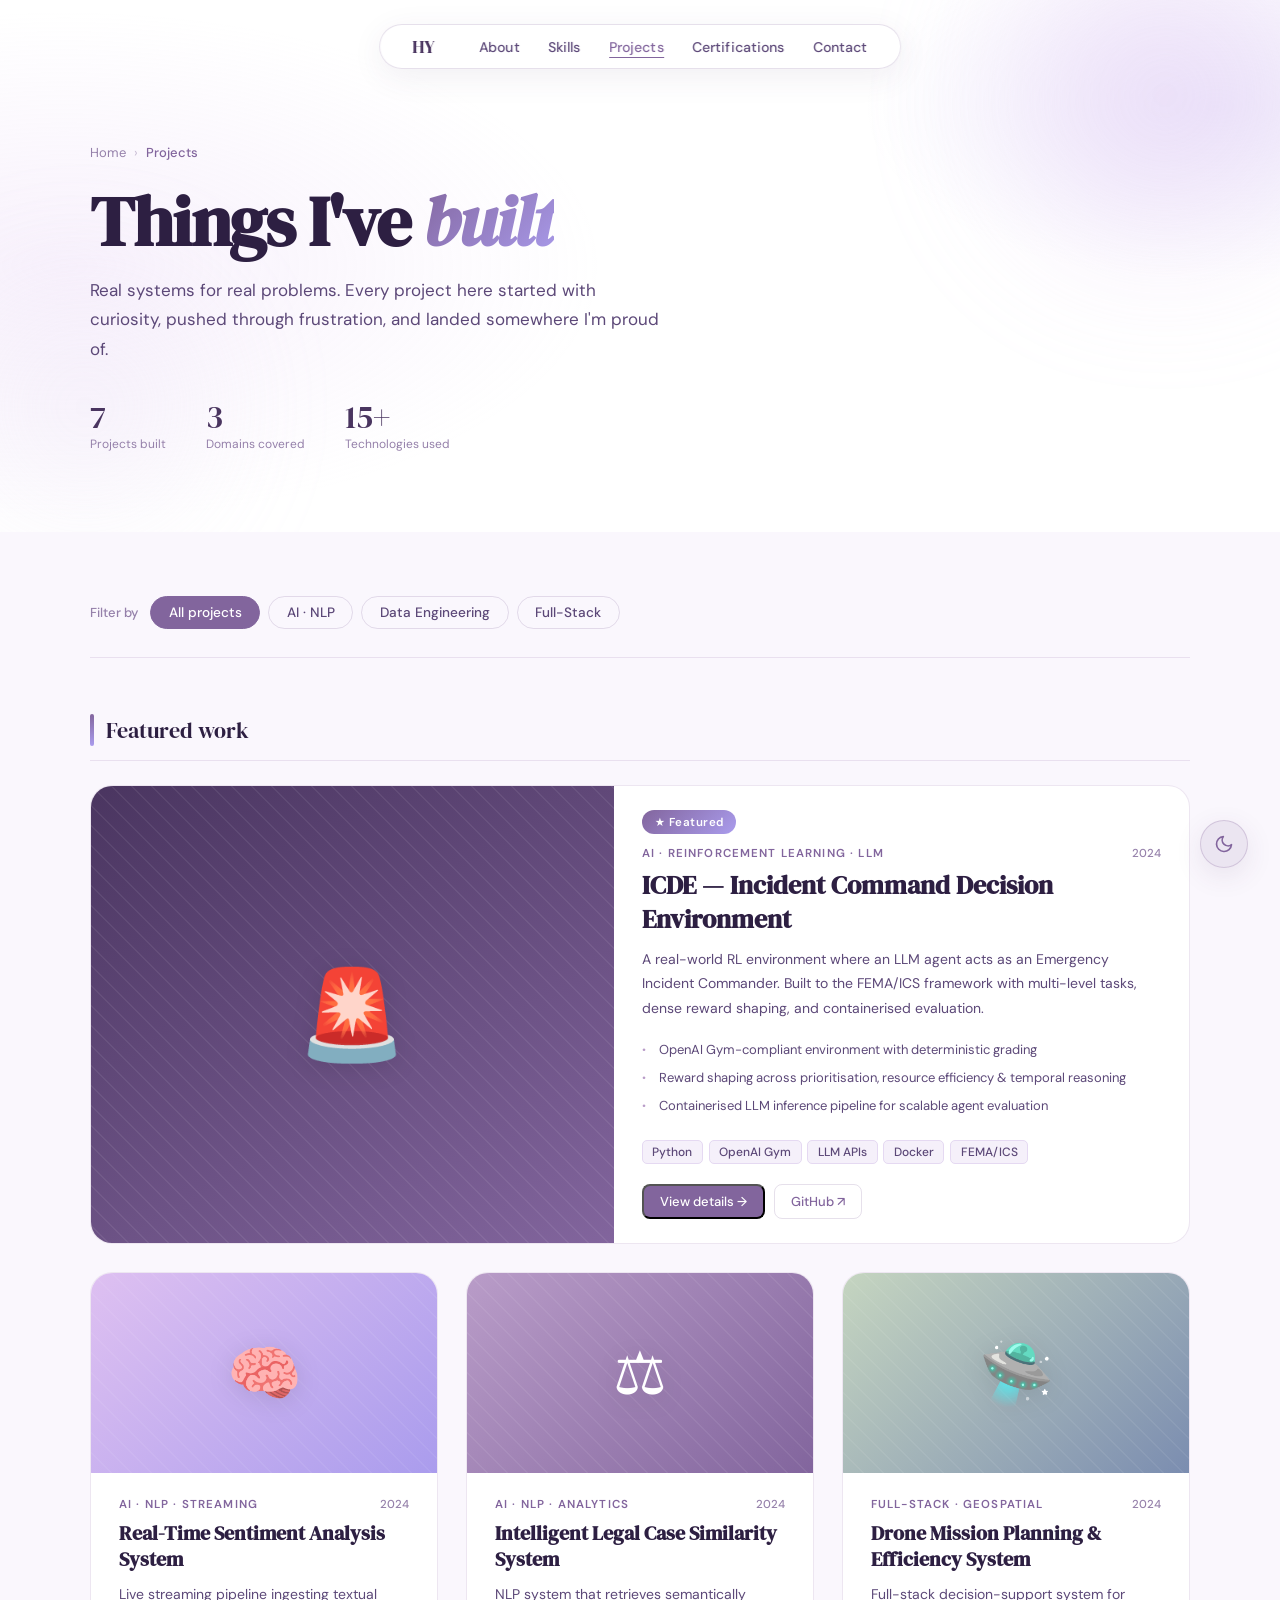
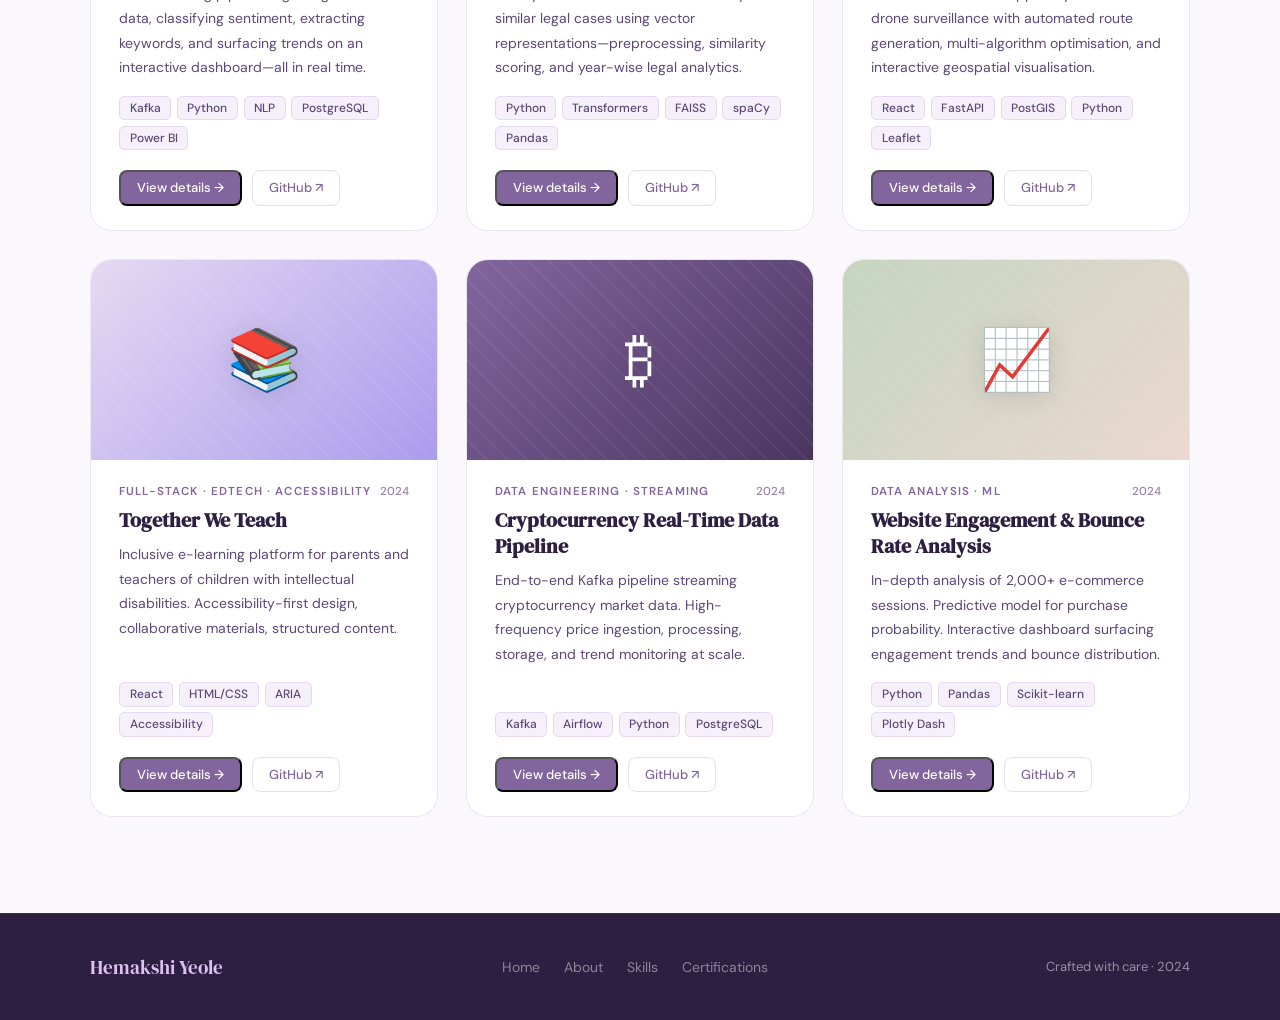
<file: pages/projects.html>
<!DOCTYPE html>
<html lang="en">
<head>
<meta charset="UTF-8"/>
<meta name="viewport" content="width=device-width, initial-scale=1.0"/>
<title>Projects — Hemakshi Yeole</title>
<meta name="description" content="All projects by Hemakshi Yeole — NLP, AI, full-stack, and data engineering systems."/>
<link rel="preconnect" href="https://fonts.googleapis.com"/>
<link rel="preconnect" href="https://fonts.gstatic.com" crossorigin/>
<link href="https://fonts.googleapis.com/css2?family=DM+Serif+Display:ital@0;1&family=DM+Sans:ital,opsz,wght@0,9..40,300;0,9..40,400;0,9..40,500;0,9..40,600;1,9..40,300&display=swap" rel="stylesheet"/>
<link rel="stylesheet" href="../css/style.css"/>
<style>
.page-hero { background:#fff; }
.page-hero-bg {
  position:absolute; inset:0;
  background:
    radial-gradient(ellipse 70% 80% at 5% 50%,  rgba(222,192,241,.22) 0%,transparent 60%),
    radial-gradient(ellipse 50% 60% at 95% 20%, rgba(170,156,237,.18) 0%,transparent 55%),
    #fff;
}
.orb-a{width:350px;height:350px;top:-80px;right:-60px;background:radial-gradient(circle,var(--lilac),transparent);opacity:.45;animation-delay:0s}
.orb-b{width:250px;height:250px;bottom:0;left:-40px;background:radial-gradient(circle,var(--lavender),transparent);opacity:.4;animation-delay:-4s}

.page-body { padding:4rem 2rem 6rem; background:var(--surface-base); }
.page-body-inner { max-width:1100px; margin:0 auto; }

.projects-grid { display:grid; grid-template-columns:repeat(auto-fill,minmax(340px,1fr)); gap:1.75rem; }

/* modal */
#modal-overlay { position:fixed;inset:0;background:rgba(45,31,66,.65);backdrop-filter:blur(8px);z-index:5000;display:flex;align-items:center;justify-content:center;padding:1.5rem;opacity:0;pointer-events:none;transition:opacity .3s }
#modal-overlay.open { opacity:1;pointer-events:all }
#modal-box { background:#fff;border-radius:24px;max-width:680px;width:100%;max-height:90vh;overflow-y:auto;position:relative;transform:translateY(20px) scale(.97);transition:transform .35s var(--ease-bounce) }
#modal-overlay.open #modal-box { transform:none }

@media(max-width:1024px){ .project-card.featured{grid-template-columns:1fr;grid-column:auto} .project-card.featured .project-thumb{height:200px;min-height:unset} }
@media(max-width:600px){ .projects-grid{grid-template-columns:1fr} }
</style>
</head>
<body>
<div id="progress-bar"></div>
<div id="cursor-glow"></div>

<nav class="navbar" id="navbar">
  <a href="../index.html" class="nav-logo">HY</a>
  <ul class="nav-links">
    <li><a href="about.html">About</a></li>
    <li><a href="skills.html">Skills</a></li>
    <li><a href="projects.html" class="active">Projects</a></li>
    <li><a href="certifications.html">Certifications</a></li>
    <li><a href="../index.html#contact">Contact</a></li>
  </ul>
</nav>

<!-- HERO -->
<div class="page-hero" style="position:relative;overflow:hidden">
  <div class="page-hero-bg"></div>
  <div class="hero-orb orb-a"></div>
  <div class="hero-orb orb-b"></div>
  <div class="page-hero-inner">
    <div class="page-breadcrumb">
      <a href="../index.html">Home</a><span class="sep"> › </span><span class="current">Projects</span>
    </div>
    <h1 class="page-hero-title">Things I've <em>built</em></h1>
    <p class="page-hero-subtitle">Real systems for real problems. Every project here started with curiosity, pushed through frustration, and landed somewhere I'm proud of.</p>
    <div class="page-hero-meta" style="opacity:0;animation:slide-up .7s var(--ease-out) .5s forwards">
      <div class="page-hero-meta-item"><div class="num">7</div><div class="lbl">Projects built</div></div>
      <div class="page-hero-meta-item"><div class="num">3</div><div class="lbl">Domains covered</div></div>
      <div class="page-hero-meta-item"><div class="num">15+</div><div class="lbl">Technologies used</div></div>
    </div>
  </div>
</div>

<!-- BODY -->
<main class="page-body">
  <div class="page-body-inner">

    <div class="filter-bar reveal">
      <span class="filter-bar-label">Filter by</span>
      <button class="filter-btn active" data-cat="all">All projects</button>
      <button class="filter-btn" data-cat="ai">AI · NLP</button>
      <button class="filter-btn" data-cat="data">Data Engineering</button>
      <button class="filter-btn" data-cat="fullstack">Full-Stack</button>
    </div>

    <div class="section-divider reveal">Featured work</div>

    <div class="projects-grid" id="projects-grid">

      <!-- FEATURED: ICDE -->
      <article class="project-card featured reveal" data-cat="ai">
        <div class="project-thumb" style="background:linear-gradient(150deg,#4A3560,#82659D)">
          <div class="project-thumb-pattern"></div>
          <div class="project-thumb-icon" style="color:#fff;font-size:5.5rem">🚨</div>
        </div>
        <div class="project-body">
          <span class="featured-badge">★ Featured</span>
          <div class="project-top"><span class="project-cat">AI · Reinforcement Learning · LLM</span><span class="project-year">2024</span></div>
          <h2 class="project-title">ICDE — Incident Command Decision Environment</h2>
          <p class="project-desc">A real-world RL environment where an LLM agent acts as an Emergency Incident Commander. Built to the FEMA/ICS framework with multi-level tasks, dense reward shaping, and containerised evaluation.</p>
          <ul class="project-highlights">
            <li>OpenAI Gym-compliant environment with deterministic grading</li>
            <li>Reward shaping across prioritisation, resource efficiency &amp; temporal reasoning</li>
            <li>Containerised LLM inference pipeline for scalable agent evaluation</li>
          </ul>
          <div class="project-stack">
            <span class="stack-badge">Python</span><span class="stack-badge">OpenAI Gym</span><span class="stack-badge">LLM APIs</span><span class="stack-badge">Docker</span><span class="stack-badge">FEMA/ICS</span>
          </div>
          <div class="project-links">
            <button class="project-link primary" onclick="openModal('icde')">View details →</button>
            <a href="https://github.com/hemakshiyeole01" target="_blank" rel="noopener" class="project-link secondary">GitHub ↗</a>
          </div>
        </div>
      </article>

      <!-- SENTIMENT -->
      <article class="project-card reveal reveal-delay-1" data-cat="ai">
        <div class="project-thumb" style="background:linear-gradient(135deg,#DEC0F1,#AA9CED)"><div class="project-thumb-pattern"></div><div class="project-thumb-icon">🧠</div></div>
        <div class="project-body">
          <div class="project-top"><span class="project-cat">AI · NLP · Streaming</span><span class="project-year">2024</span></div>
          <h3 class="project-title">Real-Time Sentiment Analysis System</h3>
          <p class="project-desc">Live streaming pipeline ingesting textual data, classifying sentiment, extracting keywords, and surfacing trends on an interactive dashboard—all in real time.</p>
          <div class="project-stack"><span class="stack-badge">Kafka</span><span class="stack-badge">Python</span><span class="stack-badge">NLP</span><span class="stack-badge">PostgreSQL</span><span class="stack-badge">Power BI</span></div>
          <div class="project-links">
            <button class="project-link primary" onclick="openModal('sentiment')">View details →</button>
            <a href="https://github.com/hemakshiyeole01" target="_blank" rel="noopener" class="project-link secondary">GitHub ↗</a>
          </div>
        </div>
      </article>

      <!-- LEGAL -->
      <article class="project-card reveal reveal-delay-2" data-cat="ai">
        <div class="project-thumb" style="background:linear-gradient(135deg,#B99CC8,#82659D)"><div class="project-thumb-pattern"></div><div class="project-thumb-icon" style="color:#fff">⚖️</div></div>
        <div class="project-body">
          <div class="project-top"><span class="project-cat">AI · NLP · Analytics</span><span class="project-year">2024</span></div>
          <h3 class="project-title">Intelligent Legal Case Similarity System</h3>
          <p class="project-desc">NLP system that retrieves semantically similar legal cases using vector representations—preprocessing, similarity scoring, and year-wise legal analytics.</p>
          <div class="project-stack"><span class="stack-badge">Python</span><span class="stack-badge">Transformers</span><span class="stack-badge">FAISS</span><span class="stack-badge">spaCy</span><span class="stack-badge">Pandas</span></div>
          <div class="project-links">
            <button class="project-link primary" onclick="openModal('legal')">View details →</button>
            <a href="https://github.com/hemakshiyeole01" target="_blank" rel="noopener" class="project-link secondary">GitHub ↗</a>
          </div>
        </div>
      </article>

      <!-- DRONE -->
      <article class="project-card reveal" data-cat="fullstack">
        <div class="project-thumb" style="background:linear-gradient(135deg,#C5D5C0,#7B8DB0)"><div class="project-thumb-pattern"></div><div class="project-thumb-icon">🛸</div></div>
        <div class="project-body">
          <div class="project-top"><span class="project-cat">Full-Stack · Geospatial</span><span class="project-year">2024</span></div>
          <h3 class="project-title">Drone Mission Planning &amp; Efficiency System</h3>
          <p class="project-desc">Full-stack decision-support system for drone surveillance with automated route generation, multi-algorithm optimisation, and interactive geospatial visualisation.</p>
          <div class="project-stack"><span class="stack-badge">React</span><span class="stack-badge">FastAPI</span><span class="stack-badge">PostGIS</span><span class="stack-badge">Python</span><span class="stack-badge">Leaflet</span></div>
          <div class="project-links">
            <button class="project-link primary" onclick="openModal('drone')">View details →</button>
            <a href="https://github.com/hemakshiyeole01" target="_blank" rel="noopener" class="project-link secondary">GitHub ↗</a>
          </div>
        </div>
      </article>

      <!-- TWT -->
      <article class="project-card reveal reveal-delay-1" data-cat="fullstack">
        <div class="project-thumb" style="background:linear-gradient(135deg,#E5D9F2,#AA9CED)"><div class="project-thumb-pattern"></div><div class="project-thumb-icon">📚</div></div>
        <div class="project-body">
          <div class="project-top"><span class="project-cat">Full-Stack · EdTech · Accessibility</span><span class="project-year">2024</span></div>
          <h3 class="project-title">Together We Teach</h3>
          <p class="project-desc">Inclusive e-learning platform for parents and teachers of children with intellectual disabilities. Accessibility-first design, collaborative materials, structured content.</p>
          <div class="project-stack"><span class="stack-badge">React</span><span class="stack-badge">HTML/CSS</span><span class="stack-badge">ARIA</span><span class="stack-badge">Accessibility</span></div>
          <div class="project-links">
            <button class="project-link primary" onclick="openModal('twt')">View details →</button>
            <a href="https://github.com/hemakshiyeole01" target="_blank" rel="noopener" class="project-link secondary">GitHub ↗</a>
          </div>
        </div>
      </article>

      <!-- CRYPTO -->
      <article class="project-card reveal reveal-delay-2" data-cat="data">
        <div class="project-thumb" style="background:linear-gradient(135deg,#82659D,#4A3560)"><div class="project-thumb-pattern"></div><div class="project-thumb-icon" style="color:#fff">₿</div></div>
        <div class="project-body">
          <div class="project-top"><span class="project-cat">Data Engineering · Streaming</span><span class="project-year">2024</span></div>
          <h3 class="project-title">Cryptocurrency Real-Time Data Pipeline</h3>
          <p class="project-desc">End-to-end Kafka pipeline streaming cryptocurrency market data. High-frequency price ingestion, processing, storage, and trend monitoring at scale.</p>
          <div class="project-stack"><span class="stack-badge">Kafka</span><span class="stack-badge">Airflow</span><span class="stack-badge">Python</span><span class="stack-badge">PostgreSQL</span></div>
          <div class="project-links">
            <button class="project-link primary" onclick="openModal('crypto')">View details →</button>
            <a href="https://github.com/hemakshiyeole01" target="_blank" rel="noopener" class="project-link secondary">GitHub ↗</a>
          </div>
        </div>
      </article>

      <!-- BOUNCE -->
      <article class="project-card reveal" data-cat="data">
        <div class="project-thumb" style="background:linear-gradient(135deg,#C5D5C0,#EBD8D0)"><div class="project-thumb-pattern"></div><div class="project-thumb-icon">📈</div></div>
        <div class="project-body">
          <div class="project-top"><span class="project-cat">Data Analysis · ML</span><span class="project-year">2024</span></div>
          <h3 class="project-title">Website Engagement &amp; Bounce Rate Analysis</h3>
          <p class="project-desc">In-depth analysis of 2,000+ e-commerce sessions. Predictive model for purchase probability. Interactive dashboard surfacing engagement trends and bounce distribution.</p>
          <div class="project-stack"><span class="stack-badge">Python</span><span class="stack-badge">Pandas</span><span class="stack-badge">Scikit-learn</span><span class="stack-badge">Plotly Dash</span></div>
          <div class="project-links">
            <button class="project-link primary" onclick="openModal('bounce')">View details →</button>
            <a href="https://github.com/hemakshiyeole01" target="_blank" rel="noopener" class="project-link secondary">GitHub ↗</a>
          </div>
        </div>
      </article>

    </div>
  </div>
</main>

<!-- MODAL -->
<div id="modal-overlay" onclick="if(event.target===this)closeModal()">
  <div id="modal-box">
    <button class="modal-close" onclick="closeModal()">✕</button>
    <div class="modal-thumb" id="modal-thumb">
      <div class="project-thumb-pattern"></div>
      <span id="modal-icon" style="font-size:5rem;z-index:1;position:relative"></span>
    </div>
    <div class="modal-body">
      <div class="modal-cat"  id="modal-cat"></div>
      <h2  class="modal-title" id="modal-title"></h2>
      <p   class="modal-desc"  id="modal-desc"></p>
      <div class="modal-section-lbl">Key highlights</div>
      <ul  class="modal-highlights" id="modal-highlights"></ul>
      <div class="modal-section-lbl">Tech stack</div>
      <div class="modal-stack" id="modal-stack"></div>
      <div class="modal-links" id="modal-links"></div>
    </div>
  </div>
</div>

<footer class="site-footer">
  <div class="site-footer-inner">
    <span class="footer-logo">Hemakshi Yeole</span>
    <ul class="footer-links">
      <li><a href="../index.html">Home</a></li>
      <li><a href="about.html">About</a></li>
      <li><a href="skills.html">Skills</a></li>
      <li><a href="certifications.html">Certifications</a></li>
    </ul>
    <span class="footer-copy">Crafted with care · 2024</span>
  </div>
</footer>

<script src="../js/main.js"></script>
<script>
const PROJECTS = {
  icde:      { icon:'🚨', color:'linear-gradient(150deg,#4A3560,#82659D)', cat:'AI · Reinforcement Learning · LLM', title:'ICDE — Incident Command Decision Environment', desc:'A real-world RL environment where an LLM agent acts as an Emergency Incident Commander handling complex crisis scenarios. Built to the FEMA/ICS framework—the same system used by emergency services globally.', highlights:['OpenAI Gym-compliant environment with full deterministic grading','Multi-level tasks with dense reward shaping across prioritisation, resource efficiency, temporal reasoning, and situational awareness','Containerised LLM inference pipeline for scalable agent evaluation and training','Designed to benchmark real decision-making under uncertainty'], stack:['Python','OpenAI Gym','LLM APIs','Docker','FEMA/ICS','Reinforcement Learning'], github:'https://github.com/hemakshiyeole01' },
  sentiment: { icon:'🧠', color:'linear-gradient(135deg,#DEC0F1,#AA9CED)', cat:'AI · NLP · Streaming', title:'Real-Time Sentiment Analysis System', desc:'A streaming pipeline that ingests live textual data, classifies sentiment, extracts keywords, and visualises trend patterns in real time—built for scale from day one.', highlights:['Kafka-based streaming architecture for high-throughput data ingestion','NLP preprocessing pipeline: tokenisation, stopword removal, lemmatisation','Keyword extraction and sentiment scoring stored in PostgreSQL for efficient querying','Interactive Power BI dashboard monitoring sentiment fluctuations over time'], stack:['Apache Kafka','Python','NLTK / spaCy','PostgreSQL','Power BI','FastAPI'], github:'https://github.com/hemakshiyeole01' },
  legal:     { icon:'⚖️', color:'linear-gradient(135deg,#B99CC8,#82659D)', cat:'AI · NLP · Analytics', title:'Intelligent Legal Case Similarity System', desc:'An NLP-based legal analytics system that retrieves the most semantically similar legal cases using vector representations, helping lawyers and researchers surface relevant precedents faster.', highlights:['Tokenisation, stopword removal, and lemmatisation for standardised legal documents','Sentence-Transformers and FAISS for vector similarity search and case ranking','Year-wise case distribution analytics and frequently occurring legal term extraction','Supports legal research by surfacing meaningful case clusters and patterns'], stack:['Python','HuggingFace Transformers','FAISS','spaCy','Pandas','Matplotlib'], github:'https://github.com/hemakshiyeole01' },
  drone:     { icon:'🛸', color:'linear-gradient(135deg,#C5D5C0,#7B8DB0)', cat:'Full-Stack · Geospatial · Optimisation', title:'Drone Mission Planning & Operational Efficiency System', desc:'An end-to-end decision-support system for drone surveillance and inspection mission planning. Multiple path-planning algorithms, geospatial visualisation, and downloadable mission reports.', highlights:['Automated route generation via multiple optimisation algorithms','Interactive geospatial map with real-time environmental assessment layer','Simulation and analytics modules with downloadable mission PDF reports','PostGIS spatial queries for terrain and obstacle analysis'], stack:['React','FastAPI','PostGIS','Python','Leaflet.js','Docker','SQLAlchemy'], github:'https://github.com/hemakshiyeole01' },
  twt:       { icon:'📚', color:'linear-gradient(135deg,#E5D9F2,#AA9CED)', cat:'Full-Stack · EdTech · Accessibility', title:'Together We Teach — Inclusive E-Learning Platform', desc:'A web-based inclusive learning platform supporting parents and teachers educating children with intellectual disabilities. Designed with accessibility, structure, and collaboration as first principles.', highlights:['Accessible navigation built to WCAG 2.1 AA standards','Structured learning content modules with progress tracking','Interactive educational resources tailored for diverse learning styles','Shared resource library enabling collaboration between educators and caregivers'], stack:['React','HTML5','CSS3','ARIA Accessibility','JavaScript'], github:'https://github.com/hemakshiyeole01' },
  crypto:    { icon:'₿',  color:'linear-gradient(135deg,#82659D,#4A3560)', cat:'Data Engineering · Streaming', title:'Cryptocurrency Real-Time Data Pipeline', desc:'An end-to-end Kafka data pipeline that collects, streams, and processes cryptocurrency market data from external APIs—designed for high-frequency ingestion and scalable analytics.', highlights:['Kafka producers and consumers for streaming high-frequency price updates','Apache Airflow DAGs orchestrating the ingestion and transformation pipeline','Processed data stored in PostgreSQL, optimised for time-series queries','Monitoring dashboards for price trend analysis and anomaly detection'], stack:['Apache Kafka','Apache Airflow','Python','PostgreSQL','CoinGecko API'], github:'https://github.com/hemakshiyeole01' },
  bounce:    { icon:'📈', color:'linear-gradient(135deg,#C5D5C0,#EBD8D0)', cat:'Data Analysis · Machine Learning', title:'Website Engagement & Bounce Rate Analysis', desc:'In-depth analysis of over 2,000 e-commerce sessions to understand the relationship between bounce rate and user engagement—with a predictive ML model for purchase probability.', highlights:['Exploratory analysis of page visits, session duration, visitor type, and browsing behaviour','Feature engineering from raw session logs for ML pipeline','Scikit-learn classification model estimating purchase probability per session','Plotly Dash interactive dashboard visualising engagement trends and bounce distributions'], stack:['Python','Pandas','Scikit-learn','Plotly Dash','Seaborn','Jupyter'], github:'https://github.com/hemakshiyeole01' }
};

function openModal(id) {
  const p = PROJECTS[id]; if (!p) return;
  document.getElementById('modal-thumb').style.background = p.color;
  document.getElementById('modal-icon').textContent  = p.icon;
  document.getElementById('modal-cat').textContent   = p.cat;
  document.getElementById('modal-title').textContent = p.title;
  document.getElementById('modal-desc').textContent  = p.desc;
  document.getElementById('modal-highlights').innerHTML = p.highlights.map(h=>`<li>${h}</li>`).join('');
  document.getElementById('modal-stack').innerHTML = p.stack.map(s=>`<span class="stack-badge">${s}</span>`).join('');
  document.getElementById('modal-links').innerHTML = `<a href="${p.github}" target="_blank" rel="noopener" class="btn-primary">View on GitHub ↗</a>`;
  document.getElementById('modal-overlay').classList.add('open');
  document.body.style.overflow = 'hidden';
}
function closeModal() {
  document.getElementById('modal-overlay').classList.remove('open');
  document.body.style.overflow = '';
}
document.addEventListener('keydown', e => { if (e.key==='Escape') closeModal(); });

initAll({ modal:false, tabs:false, faq:false, contactForm:false, projectFilter:true, projectFilterGrid:'projects-grid' });
</script>
  <!-- theme toggle -->
  <div class="bg-blobs" aria-hidden="true"><div class="blob blob1"></div><div class="blob blob2"></div><div class="blob blob3"></div></div>
  <button id="theme-toggle" aria-label="Toggle dark / light mode" title="Toggle dark / light mode">
    <svg class="icon-sun" viewBox="0 0 24 24" fill="none" stroke="currentColor" stroke-width="2" stroke-linecap="round" stroke-linejoin="round"><circle cx="12" cy="12" r="5"/><line x1="12" y1="1" x2="12" y2="3"/><line x1="12" y1="21" x2="12" y2="23"/><line x1="4.22" y1="4.22" x2="5.64" y2="5.64"/><line x1="18.36" y1="18.36" x2="19.78" y2="19.78"/><line x1="1" y1="12" x2="3" y2="12"/><line x1="21" y1="12" x2="23" y2="12"/><line x1="4.22" y1="19.78" x2="5.64" y2="18.36"/><line x1="18.36" y1="5.64" x2="19.78" y2="4.22"/></svg>
    <svg class="icon-moon" viewBox="0 0 24 24" fill="none" stroke="currentColor" stroke-width="2" stroke-linecap="round" stroke-linejoin="round"><path d="M21 12.79A9 9 0 1 1 11.21 3 7 7 0 0 0 21 12.79z"/></svg>
  </button>

</body>
</html>
</file>
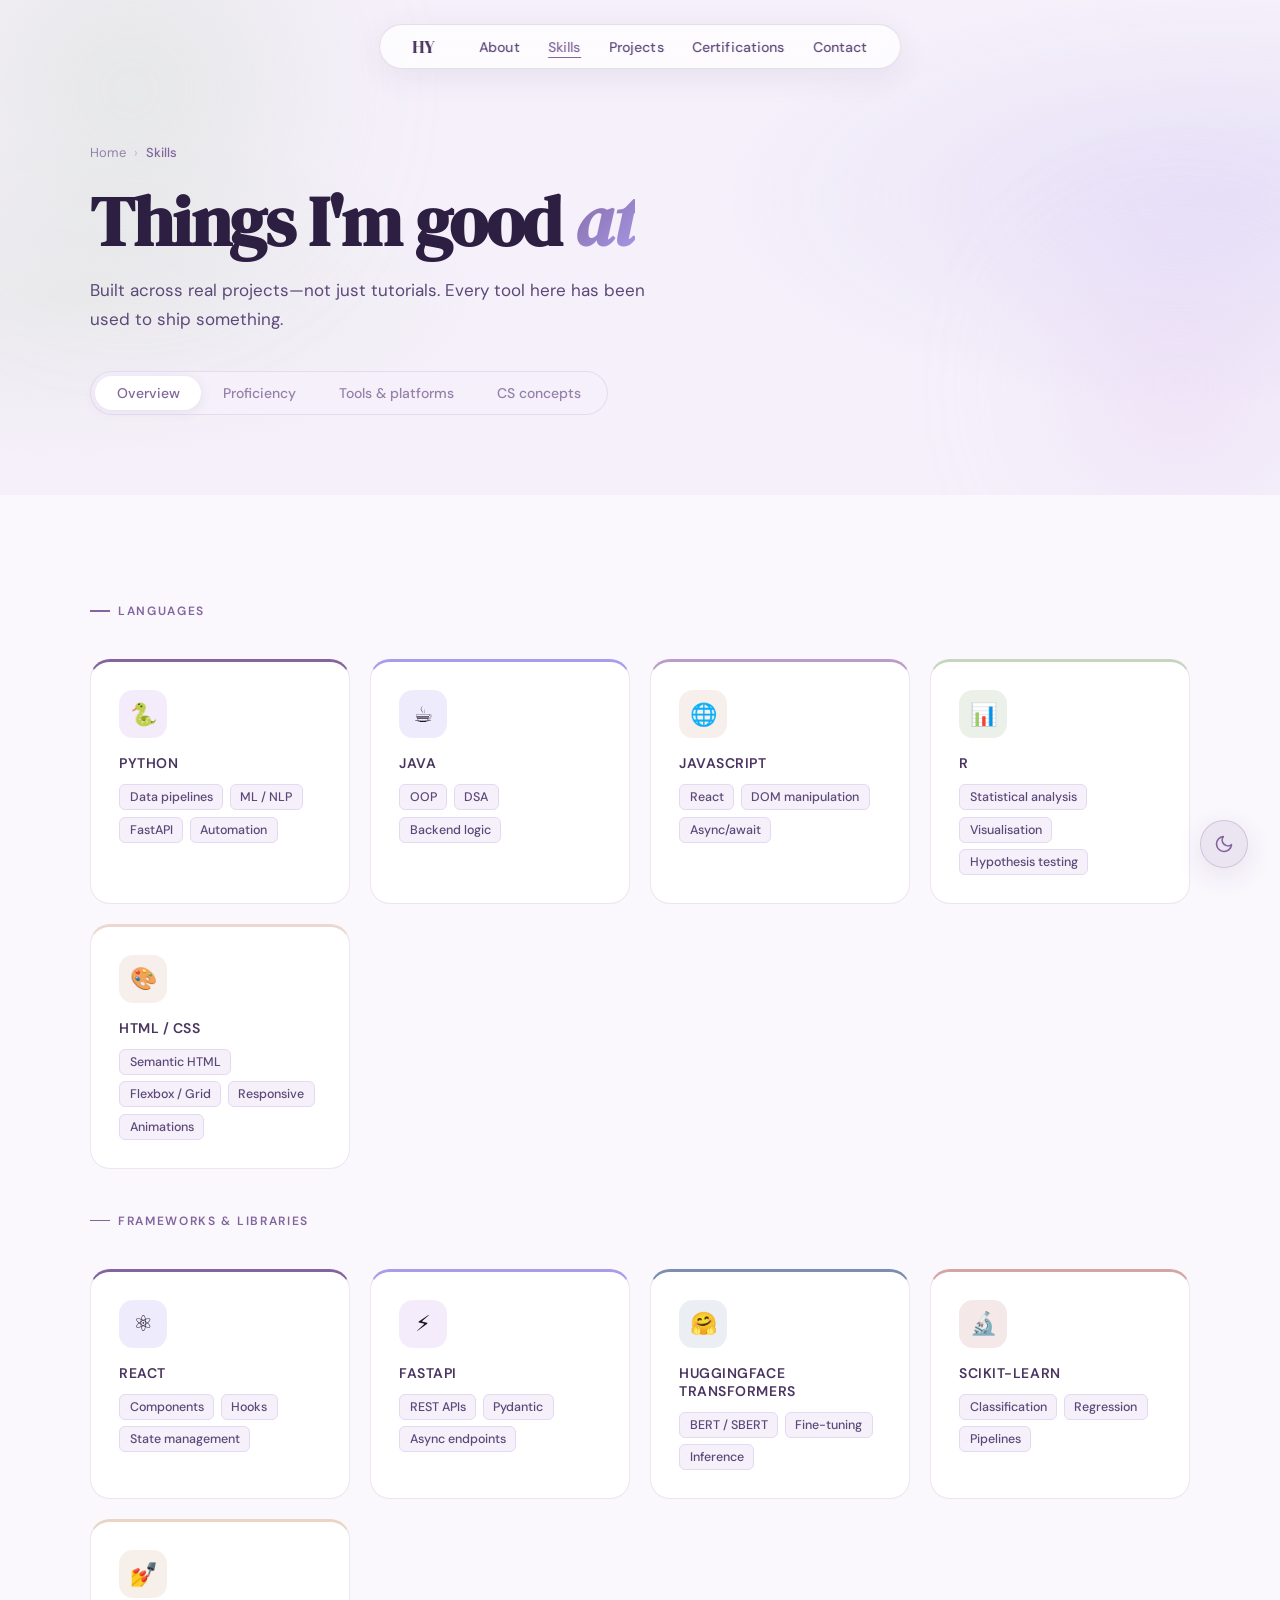
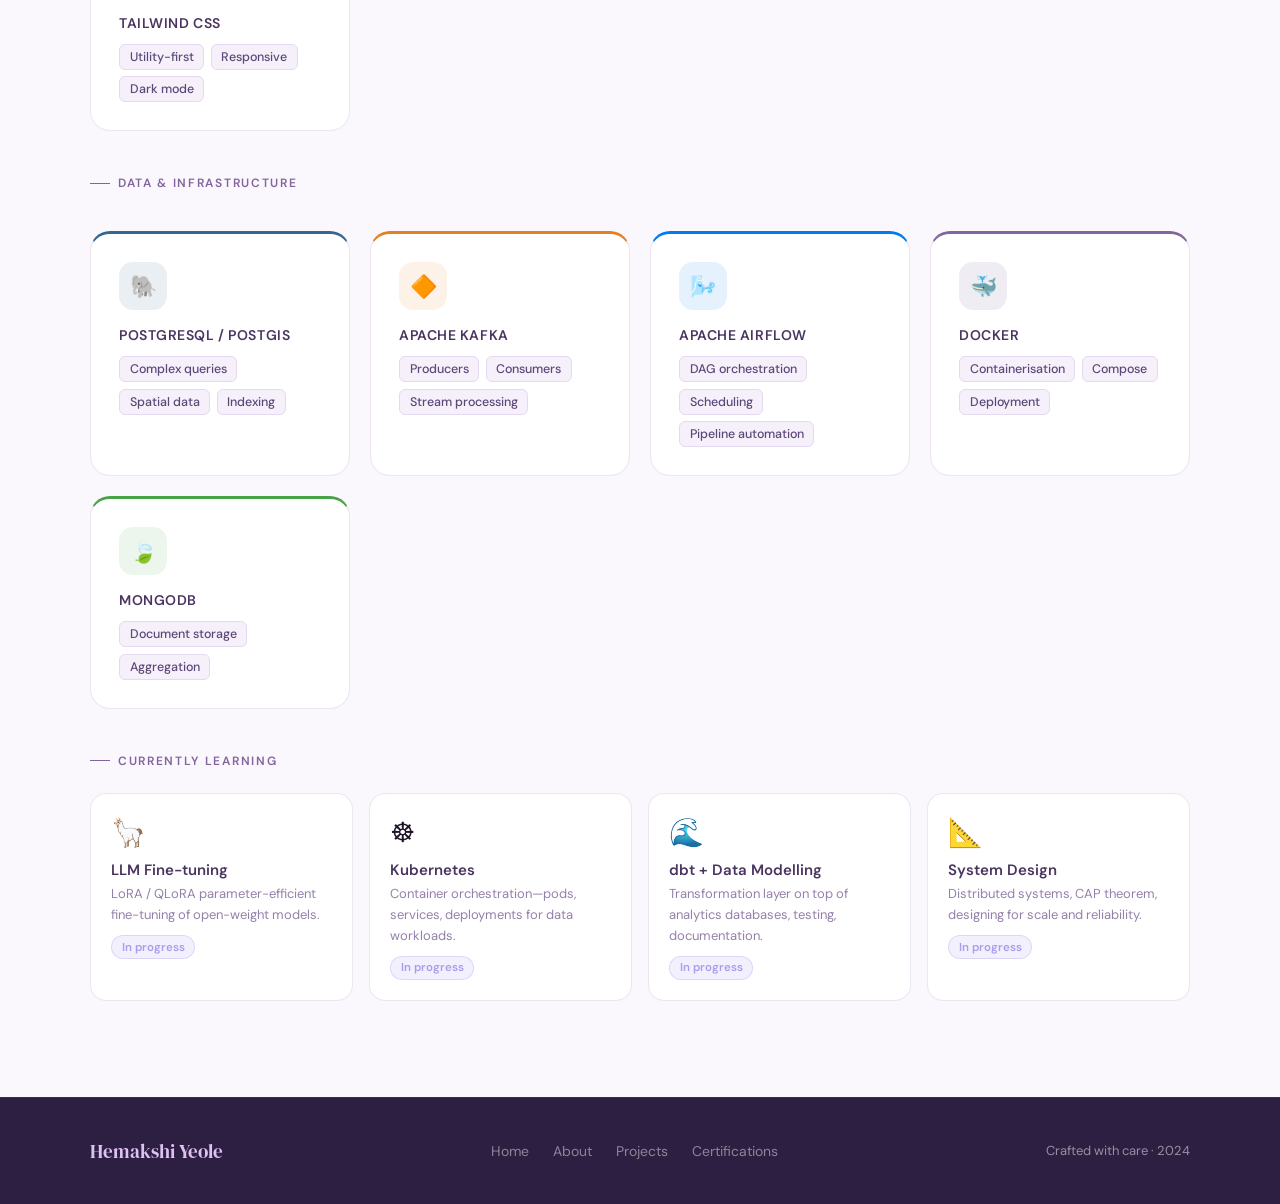
<file: pages/skills.html>
<!DOCTYPE html>
<html lang="en">
<head>
<meta charset="UTF-8"/>
<meta name="viewport" content="width=device-width, initial-scale=1.0"/>
<title>Skills — Hemakshi Yeole</title>
<meta name="description" content="Full skills breakdown — languages, frameworks, data tools, and creative platforms used by Hemakshi Yeole."/>
<link rel="preconnect" href="https://fonts.googleapis.com"/>
<link rel="preconnect" href="https://fonts.gstatic.com" crossorigin/>
<link href="https://fonts.googleapis.com/css2?family=DM+Serif+Display:ital@0;1&family=DM+Sans:ital,opsz,wght@0,9..40,300;0,9..40,400;0,9..40,500;0,9..40,600;1,9..40,300&display=swap" rel="stylesheet"/>
<link rel="stylesheet" href="../css/style.css"/>
<style>
.page-hero { background: var(--fog); }
.page-hero-bg {
  position:absolute; inset:0;
  background:
    radial-gradient(ellipse 65% 70% at 95% 40%, rgba(170,156,237,.2) 0%, transparent 60%),
    radial-gradient(ellipse 60% 60% at 5%  60%, rgba(197,213,192,.22) 0%, transparent 55%),
    var(--fog);
}
.orb-a { width:380px;height:380px;top:-100px;left:-60px;background:radial-gradient(circle,var(--sage),transparent);opacity:.4;animation-delay:0s }
.orb-b { width:280px;height:280px;bottom:-30px;right:-40px;background:radial-gradient(circle,var(--lilac),transparent);opacity:.4;animation-delay:-5s }

.page-body { padding:4rem 2rem 6rem; background:var(--surface-base); }
.page-body-inner { max-width:1100px; margin:0 auto; }

/* TAB BAR */
.tab-wrap {
  margin-top:2.25rem;
  opacity:0; animation:slide-up .6s var(--ease-out) .5s forwards;
}

/* SKILL CATEGORY CARDS GRID */
.skill-cat-grid {
  display:grid;
  grid-template-columns:repeat(auto-fill, minmax(260px,1fr));
  gap:1.25rem; margin-top:2.5rem;
}

/* PROFICIENCY SECTION */
.proficiency-wrap { max-width:720px; }
.skill-group-title {
  font-size:.78rem; font-weight:600; letter-spacing:.07em;
  text-transform:uppercase; color:var(--text-muted);
  margin-top:2rem; margin-bottom:.5rem;
}

/* TOOLS VISUAL GRID */
.tools-grid {
  display:grid;
  grid-template-columns:repeat(auto-fill, minmax(140px,1fr));
  gap:1rem; margin-top:2.5rem;
}
.tool-chip {
  background:var(--surface-white); border:1px solid var(--border-soft);
  border-radius:14px; padding:1.1rem 1rem;
  display:flex; flex-direction:column; align-items:center; gap:.6rem;
  text-align:center;
  transition:transform .25s var(--ease-bounce), box-shadow .25s, border-color .2s;
  cursor:default;
}
.tool-chip:hover { transform:translateY(-5px); box-shadow:var(--shadow-md); border-color:var(--mauve); }
.tool-chip-icon  { font-size:2rem; }
.tool-chip-name  { font-size:.8125rem; font-weight:500; color:var(--text-secondary); line-height:1.3; }
.tool-chip-sub   { font-size:.72rem; color:var(--text-muted); }

/* CONCEPTS SECTION */
.concepts-cloud { display:flex; flex-wrap:wrap; gap:.5rem; margin-top:1.75rem; }

/* SECTION LABEL INLINE */
.inline-label {
  font-size:.75rem; letter-spacing:.14em; text-transform:uppercase;
  color:var(--plum); font-weight:600;
  display:flex; align-items:center; gap:.5rem;
  margin-bottom:1rem; margin-top:2.75rem;
}
.inline-label::before { content:''; width:20px; height:1.5px; background:var(--plum); }

/* CURRENTLY LEARNING CARDS */
.learning-grid {
  display:grid; grid-template-columns:repeat(auto-fill,minmax(220px,1fr));
  gap:1rem; margin-top:1.5rem;
}
.learning-card {
  background:var(--surface-white); border-radius:16px;
  border:1px solid var(--border-soft); padding:1.25rem;
  transition:transform .3s var(--ease-bounce), box-shadow .25s;
}
.learning-card:hover { transform:translateY(-4px); box-shadow:var(--shadow-md); border-color:var(--mauve); }
.learning-icon  { font-size:1.75rem; margin-bottom:.6rem; }
.learning-title { font-weight:600; color:var(--deep); font-size:.9375rem; margin-bottom:.25rem; }
.learning-desc  { font-size:.8125rem; color:var(--text-muted); line-height:1.6; }
.learning-tag   {
  display:inline-block; background:rgba(170,156,237,.15);
  border:1px solid rgba(170,156,237,.3); color:var(--periwinkle);
  padding:.2rem .6rem; border-radius:50px; font-size:.72rem; font-weight:600;
  margin-top:.6rem;
}

@media(max-width:600px) {
  .tools-grid { grid-template-columns:repeat(3,1fr); }
  .skill-cat-grid { grid-template-columns:1fr; }
}
</style>
</head>
<body>
<div id="progress-bar"></div>
<div id="cursor-glow"></div>

<nav class="navbar" id="navbar">
  <a href="../index.html" class="nav-logo">HY</a>
  <ul class="nav-links">
    <li><a href="about.html">About</a></li>
    <li><a href="skills.html" class="active">Skills</a></li>
    <li><a href="projects.html">Projects</a></li>
    <li><a href="certifications.html">Certifications</a></li>
    <li><a href="../index.html#contact">Contact</a></li>
  </ul>
</nav>

<!-- HERO -->
<div class="page-hero" style="position:relative;overflow:hidden">
  <div class="page-hero-bg"></div>
  <div class="hero-orb orb-a"></div>
  <div class="hero-orb orb-b"></div>
  <div class="page-hero-inner">
    <div class="page-breadcrumb">
      <a href="../index.html">Home</a><span class="sep"> › </span><span class="current">Skills</span>
    </div>
    <h1 class="page-hero-title">Things I'm good <em>at</em></h1>
    <p class="page-hero-subtitle">Built across real projects—not just tutorials. Every tool here has been used to ship something.</p>
    <div class="tab-wrap">
      <div class="tab-bar">
        <button class="tab-btn active" data-tab="overview">Overview</button>
        <button class="tab-btn" data-tab="proficiency">Proficiency</button>
        <button class="tab-btn" data-tab="tools">Tools &amp; platforms</button>
        <button class="tab-btn" data-tab="concepts">CS concepts</button>
      </div>
    </div>
  </div>
</div>

<!-- BODY -->
<main class="page-body">
  <div class="page-body-inner">

    <!-- ── TAB: OVERVIEW ── -->
    <div class="tab-panel active" id="tab-overview">

      <div class="inline-label reveal">Languages</div>
      <div class="skill-cat-grid">
        <div class="skill-card reveal" style="border-top:3px solid var(--plum)">
          <div class="skill-card-icon" style="background:rgba(222,192,241,.3)">🐍</div>
          <div class="skill-card-title">Python</div>
          <div class="skill-tags"><span class="skill-tag">Data pipelines</span><span class="skill-tag">ML / NLP</span><span class="skill-tag">FastAPI</span><span class="skill-tag">Automation</span></div>
        </div>
        <div class="skill-card reveal reveal-d1" style="border-top:3px solid var(--periwinkle)">
          <div class="skill-card-icon" style="background:rgba(170,156,237,.2)">☕</div>
          <div class="skill-card-title">Java</div>
          <div class="skill-tags"><span class="skill-tag">OOP</span><span class="skill-tag">DSA</span><span class="skill-tag">Backend logic</span></div>
        </div>
        <div class="skill-card reveal reveal-d2" style="border-top:3px solid var(--mauve)">
          <div class="skill-card-icon" style="background:rgba(235,216,208,.4)">🌐</div>
          <div class="skill-card-title">JavaScript</div>
          <div class="skill-tags"><span class="skill-tag">React</span><span class="skill-tag">DOM manipulation</span><span class="skill-tag">Async/await</span></div>
        </div>
        <div class="skill-card reveal reveal-d3" style="border-top:3px solid var(--sage)">
          <div class="skill-card-icon" style="background:rgba(197,213,192,.35)">📊</div>
          <div class="skill-card-title">R</div>
          <div class="skill-tags"><span class="skill-tag">Statistical analysis</span><span class="skill-tag">Visualisation</span><span class="skill-tag">Hypothesis testing</span></div>
        </div>
        <div class="skill-card reveal" style="border-top:3px solid var(--blush)">
          <div class="skill-card-icon" style="background:rgba(235,216,208,.4)">🎨</div>
          <div class="skill-card-title">HTML / CSS</div>
          <div class="skill-tags"><span class="skill-tag">Semantic HTML</span><span class="skill-tag">Flexbox / Grid</span><span class="skill-tag">Responsive</span><span class="skill-tag">Animations</span></div>
        </div>
      </div>

      <div class="inline-label reveal">Frameworks &amp; libraries</div>
      <div class="skill-cat-grid">
        <div class="skill-card reveal" style="border-top:3px solid var(--plum)">
          <div class="skill-card-icon" style="background:rgba(170,156,237,.2)">⚛️</div>
          <div class="skill-card-title">React</div>
          <div class="skill-tags"><span class="skill-tag">Components</span><span class="skill-tag">Hooks</span><span class="skill-tag">State management</span></div>
        </div>
        <div class="skill-card reveal reveal-d1" style="border-top:3px solid var(--periwinkle)">
          <div class="skill-card-icon" style="background:rgba(222,192,241,.3)">⚡</div>
          <div class="skill-card-title">FastAPI</div>
          <div class="skill-tags"><span class="skill-tag">REST APIs</span><span class="skill-tag">Pydantic</span><span class="skill-tag">Async endpoints</span></div>
        </div>
        <div class="skill-card reveal reveal-d2" style="border-top:3px solid var(--slate-blue)">
          <div class="skill-card-icon" style="background:rgba(123,141,176,.15)">🤗</div>
          <div class="skill-card-title">HuggingFace Transformers</div>
          <div class="skill-tags"><span class="skill-tag">BERT / SBERT</span><span class="skill-tag">Fine-tuning</span><span class="skill-tag">Inference</span></div>
        </div>
        <div class="skill-card reveal reveal-d3" style="border-top:3px solid var(--dusty-rose)">
          <div class="skill-card-icon" style="background:rgba(212,165,165,.25)">🔬</div>
          <div class="skill-card-title">Scikit-learn</div>
          <div class="skill-tags"><span class="skill-tag">Classification</span><span class="skill-tag">Regression</span><span class="skill-tag">Pipelines</span></div>
        </div>
        <div class="skill-card reveal" style="border-top:3px solid var(--warm-sand)">
          <div class="skill-card-icon" style="background:rgba(232,213,196,.35)">💅</div>
          <div class="skill-card-title">Tailwind CSS</div>
          <div class="skill-tags"><span class="skill-tag">Utility-first</span><span class="skill-tag">Responsive</span><span class="skill-tag">Dark mode</span></div>
        </div>
      </div>

      <div class="inline-label reveal">Data &amp; infrastructure</div>
      <div class="skill-cat-grid">
        <div class="skill-card reveal" style="border-top:3px solid #336791">
          <div class="skill-card-icon" style="background:rgba(51,103,145,.1)">🐘</div>
          <div class="skill-card-title">PostgreSQL / PostGIS</div>
          <div class="skill-tags"><span class="skill-tag">Complex queries</span><span class="skill-tag">Spatial data</span><span class="skill-tag">Indexing</span></div>
        </div>
        <div class="skill-card reveal reveal-d1" style="border-top:3px solid #e67e22">
          <div class="skill-card-icon" style="background:rgba(230,126,34,.1)">🔶</div>
          <div class="skill-card-title">Apache Kafka</div>
          <div class="skill-tags"><span class="skill-tag">Producers</span><span class="skill-tag">Consumers</span><span class="skill-tag">Stream processing</span></div>
        </div>
        <div class="skill-card reveal reveal-d2" style="border-top:3px solid #017cee">
          <div class="skill-card-icon" style="background:rgba(1,124,238,.1)">🌬️</div>
          <div class="skill-card-title">Apache Airflow</div>
          <div class="skill-tags"><span class="skill-tag">DAG orchestration</span><span class="skill-tag">Scheduling</span><span class="skill-tag">Pipeline automation</span></div>
        </div>
        <div class="skill-card reveal reveal-d3" style="border-top:3px solid var(--plum)">
          <div class="skill-card-icon" style="background:rgba(130,101,157,.12)">🐳</div>
          <div class="skill-card-title">Docker</div>
          <div class="skill-tags"><span class="skill-tag">Containerisation</span><span class="skill-tag">Compose</span><span class="skill-tag">Deployment</span></div>
        </div>
        <div class="skill-card reveal" style="border-top:3px solid #47a248">
          <div class="skill-card-icon" style="background:rgba(71,162,72,.1)">🍃</div>
          <div class="skill-card-title">MongoDB</div>
          <div class="skill-tags"><span class="skill-tag">Document storage</span><span class="skill-tag">Aggregation</span></div>
        </div>
      </div>

      <div class="inline-label reveal">Currently learning</div>
      <div class="learning-grid">
        <div class="learning-card reveal">
          <div class="learning-icon">🦙</div>
          <div class="learning-title">LLM Fine-tuning</div>
          <div class="learning-desc">LoRA / QLoRA parameter-efficient fine-tuning of open-weight models.</div>
          <span class="learning-tag">In progress</span>
        </div>
        <div class="learning-card reveal reveal-d1">
          <div class="learning-icon">☸️</div>
          <div class="learning-title">Kubernetes</div>
          <div class="learning-desc">Container orchestration—pods, services, deployments for data workloads.</div>
          <span class="learning-tag">In progress</span>
        </div>
        <div class="learning-card reveal reveal-d2">
          <div class="learning-icon">🌊</div>
          <div class="learning-title">dbt + Data Modelling</div>
          <div class="learning-desc">Transformation layer on top of analytics databases, testing, documentation.</div>
          <span class="learning-tag">In progress</span>
        </div>
        <div class="learning-card reveal reveal-d3">
          <div class="learning-icon">📐</div>
          <div class="learning-title">System Design</div>
          <div class="learning-desc">Distributed systems, CAP theorem, designing for scale and reliability.</div>
          <span class="learning-tag">In progress</span>
        </div>
      </div>

    </div>

    <!-- ── TAB: PROFICIENCY ── -->
    <div class="tab-panel" id="tab-proficiency">
      <div class="proficiency-wrap">

        <div class="skill-group-title reveal">Programming languages</div>
        <div class="skill-row reveal" data-pct="90"><span class="skill-name">Python</span><div class="skill-bar-wrap"><div class="skill-bar"></div></div><span class="skill-pct">90%</span></div>
        <div class="skill-row reveal reveal-d1" data-pct="80"><span class="skill-name">HTML / CSS</span><div class="skill-bar-wrap"><div class="skill-bar"></div></div><span class="skill-pct">80%</span></div>
        <div class="skill-row reveal reveal-d2" data-pct="75"><span class="skill-name">JavaScript</span><div class="skill-bar-wrap"><div class="skill-bar"></div></div><span class="skill-pct">75%</span></div>
        <div class="skill-row reveal reveal-d3" data-pct="70"><span class="skill-name">Java</span><div class="skill-bar-wrap"><div class="skill-bar"></div></div><span class="skill-pct">70%</span></div>
        <div class="skill-row reveal" data-pct="65"><span class="skill-name">R</span><div class="skill-bar-wrap"><div class="skill-bar"></div></div><span class="skill-pct">65%</span></div>

        <div class="skill-group-title reveal">Frameworks &amp; libraries</div>
        <div class="skill-row reveal" data-pct="80"><span class="skill-name">Tailwind CSS</span><div class="skill-bar-wrap"><div class="skill-bar"></div></div><span class="skill-pct">80%</span></div>
        <div class="skill-row reveal reveal-d1" data-pct="78"><span class="skill-name">React</span><div class="skill-bar-wrap"><div class="skill-bar"></div></div><span class="skill-pct">78%</span></div>
        <div class="skill-row reveal reveal-d2" data-pct="75"><span class="skill-name">FastAPI</span><div class="skill-bar-wrap"><div class="skill-bar"></div></div><span class="skill-pct">75%</span></div>
        <div class="skill-row reveal reveal-d3" data-pct="73"><span class="skill-name">Scikit-learn</span><div class="skill-bar-wrap"><div class="skill-bar"></div></div><span class="skill-pct">73%</span></div>
        <div class="skill-row reveal" data-pct="70"><span class="skill-name">HuggingFace Transformers</span><div class="skill-bar-wrap"><div class="skill-bar"></div></div><span class="skill-pct">70%</span></div>

        <div class="skill-group-title reveal">Data &amp; infrastructure</div>
        <div class="skill-row reveal" data-pct="82"><span class="skill-name">PostgreSQL / MySQL</span><div class="skill-bar-wrap"><div class="skill-bar"></div></div><span class="skill-pct">82%</span></div>
        <div class="skill-row reveal reveal-d1" data-pct="78"><span class="skill-name">Power BI</span><div class="skill-bar-wrap"><div class="skill-bar"></div></div><span class="skill-pct">78%</span></div>
        <div class="skill-row reveal reveal-d2" data-pct="75"><span class="skill-name">Apache Kafka</span><div class="skill-bar-wrap"><div class="skill-bar"></div></div><span class="skill-pct">75%</span></div>
        <div class="skill-row reveal reveal-d3" data-pct="72"><span class="skill-name">Docker</span><div class="skill-bar-wrap"><div class="skill-bar"></div></div><span class="skill-pct">72%</span></div>
        <div class="skill-row reveal" data-pct="70"><span class="skill-name">MongoDB</span><div class="skill-bar-wrap"><div class="skill-bar"></div></div><span class="skill-pct">70%</span></div>
        <div class="skill-row reveal reveal-d1" data-pct="68"><span class="skill-name">Apache Airflow</span><div class="skill-bar-wrap"><div class="skill-bar"></div></div><span class="skill-pct">68%</span></div>

        <div class="skill-group-title reveal">Analytics &amp; visualisation</div>
        <div class="skill-row reveal" data-pct="78"><span class="skill-name">Power BI</span><div class="skill-bar-wrap"><div class="skill-bar"></div></div><span class="skill-pct">78%</span></div>
        <div class="skill-row reveal reveal-d1" data-pct="75"><span class="skill-name">Matplotlib / Plotly</span><div class="skill-bar-wrap"><div class="skill-bar"></div></div><span class="skill-pct">75%</span></div>
        <div class="skill-row reveal reveal-d2" data-pct="70"><span class="skill-name">RapidMiner</span><div class="skill-bar-wrap"><div class="skill-bar"></div></div><span class="skill-pct">70%</span></div>
        <div class="skill-row reveal reveal-d3" data-pct="65"><span class="skill-name">R Studio</span><div class="skill-bar-wrap"><div class="skill-bar"></div></div><span class="skill-pct">65%</span></div>

        <p style="margin-top:2rem;font-size:.8125rem;color:var(--text-muted);line-height:1.7">
          Percentages reflect practical, hands-on proficiency from real projects — not self-assessed expertise ratings. Growth is continuous.
        </p>
      </div>
    </div>

    <!-- ── TAB: TOOLS & PLATFORMS ── -->
    <div class="tab-panel" id="tab-tools">
      <div class="inline-label reveal">Development</div>
      <div class="tools-grid">
        <div class="tool-chip reveal"><div class="tool-chip-icon">🐙</div><div class="tool-chip-name">GitHub</div><div class="tool-chip-sub">Version control</div></div>
        <div class="tool-chip reveal reveal-d1"><div class="tool-chip-icon">🐳</div><div class="tool-chip-name">Docker</div><div class="tool-chip-sub">Containers</div></div>
        <div class="tool-chip reveal reveal-d2"><div class="tool-chip-icon">🔶</div><div class="tool-chip-name">Kafka</div><div class="tool-chip-sub">Streaming</div></div>
        <div class="tool-chip reveal reveal-d3"><div class="tool-chip-icon">🌬️</div><div class="tool-chip-name">Airflow</div><div class="tool-chip-sub">Orchestration</div></div>
        <div class="tool-chip reveal"><div class="tool-chip-icon">⚡</div><div class="tool-chip-name">VS Code</div><div class="tool-chip-sub">IDE</div></div>
        <div class="tool-chip reveal reveal-d1"><div class="tool-chip-icon">📓</div><div class="tool-chip-name">Jupyter</div><div class="tool-chip-sub">Notebooks</div></div>
        <div class="tool-chip reveal reveal-d2"><div class="tool-chip-icon">🤗</div><div class="tool-chip-name">HuggingFace</div><div class="tool-chip-sub">Model hub</div></div>
        <div class="tool-chip reveal reveal-d3"><div class="tool-chip-icon">🔁</div><div class="tool-chip-name">N8N</div><div class="tool-chip-sub">Automation</div></div>
      </div>

      <div class="inline-label reveal">Data &amp; analytics</div>
      <div class="tools-grid">
        <div class="tool-chip reveal"><div class="tool-chip-icon">📊</div><div class="tool-chip-name">Power BI</div><div class="tool-chip-sub">Dashboards</div></div>
        <div class="tool-chip reveal reveal-d1"><div class="tool-chip-icon">🐼</div><div class="tool-chip-name">Pandas</div><div class="tool-chip-sub">Data wrangling</div></div>
        <div class="tool-chip reveal reveal-d2"><div class="tool-chip-icon">🔢</div><div class="tool-chip-name">NumPy</div><div class="tool-chip-sub">Numerical computing</div></div>
        <div class="tool-chip reveal reveal-d3"><div class="tool-chip-icon">📉</div><div class="tool-chip-name">RapidMiner</div><div class="tool-chip-sub">No-code ML</div></div>
        <div class="tool-chip reveal"><div class="tool-chip-icon">🧪</div><div class="tool-chip-name">R Studio</div><div class="tool-chip-sub">Statistical computing</div></div>
        <div class="tool-chip reveal reveal-d1"><div class="tool-chip-icon">🗺️</div><div class="tool-chip-name">Leaflet.js</div><div class="tool-chip-sub">Geospatial maps</div></div>
        <div class="tool-chip reveal reveal-d2"><div class="tool-chip-icon">🌐</div><div class="tool-chip-name">PostGIS</div><div class="tool-chip-sub">Spatial DB</div></div>
        <div class="tool-chip reveal reveal-d3"><div class="tool-chip-icon">📦</div><div class="tool-chip-name">FAISS</div><div class="tool-chip-sub">Vector search</div></div>
      </div>

      <div class="inline-label reveal">Design &amp; creative</div>
      <div class="tools-grid">
        <div class="tool-chip reveal"><div class="tool-chip-icon">🎨</div><div class="tool-chip-name">Canva</div><div class="tool-chip-sub">Graphic design</div></div>
        <div class="tool-chip reveal reveal-d1"><div class="tool-chip-icon">🖼️</div><div class="tool-chip-name">Wix Studio</div><div class="tool-chip-sub">Web builder</div></div>
        <div class="tool-chip reveal reveal-d2"><div class="tool-chip-icon">📱</div><div class="tool-chip-name">Social Media</div><div class="tool-chip-sub">Content strategy</div></div>
        <div class="tool-chip reveal reveal-d3"><div class="tool-chip-icon">👕</div><div class="tool-chip-name">Merchandise</div><div class="tool-chip-sub">Print design</div></div>
      </div>
    </div>

    <!-- ── TAB: CS CONCEPTS ── -->
    <div class="tab-panel" id="tab-concepts">

      <div class="inline-label reveal">Core CS subjects</div>
      <div class="concepts-cloud reveal">
        <span class="concept-chip">Data Structures &amp; Algorithms</span>
        <span class="concept-chip">Object-Oriented Programming</span>
        <span class="concept-chip">Database Management Systems</span>
        <span class="concept-chip">Operating Systems</span>
        <span class="concept-chip">Computer Networks</span>
        <span class="concept-chip">Software Engineering</span>
        <span class="concept-chip">Theory of Computation</span>
        <span class="concept-chip">Compiler Design</span>
        <span class="concept-chip">Discrete Mathematics</span>
        <span class="concept-chip">Linear Algebra</span>
        <span class="concept-chip">Probability &amp; Statistics</span>
        <span class="concept-chip">Computer Architecture</span>
      </div>

      <div class="inline-label reveal">AI / ML / Data Science</div>
      <div class="concepts-cloud reveal">
        <span class="concept-chip">Natural Language Processing</span>
        <span class="concept-chip">Machine Learning</span>
        <span class="concept-chip">Reinforcement Learning</span>
        <span class="concept-chip">Deep Learning fundamentals</span>
        <span class="concept-chip">Statistical Analysis</span>
        <span class="concept-chip">Feature Engineering</span>
        <span class="concept-chip">Vector Embeddings</span>
        <span class="concept-chip">Semantic Search</span>
        <span class="concept-chip">Data Pipelines</span>
        <span class="concept-chip">Stream Processing</span>
        <span class="concept-chip">ETL &amp; ELT</span>
        <span class="concept-chip">Exploratory Data Analysis</span>
        <span class="concept-chip">Model Evaluation &amp; Metrics</span>
        <span class="concept-chip">Text Classification</span>
        <span class="concept-chip">Named Entity Recognition</span>
        <span class="concept-chip">Reward Shaping</span>
      </div>

      <div class="inline-label reveal">Engineering &amp; system design</div>
      <div class="concepts-cloud reveal">
        <span class="concept-chip">REST API Design</span>
        <span class="concept-chip">Microservices architecture</span>
        <span class="concept-chip">Event-driven architecture</span>
        <span class="concept-chip">Distributed systems fundamentals</span>
        <span class="concept-chip">Containerisation &amp; Docker</span>
        <span class="concept-chip">CI/CD basics</span>
        <span class="concept-chip">Geospatial data modelling</span>
        <span class="concept-chip">Responsive web design</span>
        <span class="concept-chip">Accessibility (WCAG)</span>
        <span class="concept-chip">API rate limiting &amp; pagination</span>
      </div>

      <div class="inline-label reveal">Soft skills &amp; communication</div>
      <div class="concepts-cloud reveal">
        <span class="concept-chip">Technical writing</span>
        <span class="concept-chip">Stakeholder communication</span>
        <span class="concept-chip">Event anchoring &amp; public speaking</span>
        <span class="concept-chip">Team leadership</span>
        <span class="concept-chip">Creative direction</span>
        <span class="concept-chip">Visual storytelling</span>
        <span class="concept-chip">Community management</span>
        <span class="concept-chip">Time management</span>
      </div>

    </div>

  </div>
</main>

<footer class="site-footer">
  <div class="site-footer-inner">
    <span class="footer-logo">Hemakshi Yeole</span>
    <ul class="footer-links">
      <li><a href="../index.html">Home</a></li>
      <li><a href="about.html">About</a></li>
      <li><a href="projects.html">Projects</a></li>
      <li><a href="certifications.html">Certifications</a></li>
    </ul>
    <span class="footer-copy">Crafted with care · 2024</span>
  </div>
</footer>

<script src="../js/main.js"></script>
<script>
  initAll({
    tabs: true,
    onTabSwitch: function() {
      // Re-run skill bars and reveals each time a tab is opened
      setTimeout(function() {
        initSkillBars();
        document.querySelectorAll('.skill-row, .reveal, .tool-chip, .learning-card').forEach(el => {
          // Re-observe newly visible elements
          if (el.closest('.tab-panel.active')) {
            el.classList.add('visible');
            const bar = el.querySelector('.skill-bar');
            if (bar && el.dataset.pct) bar.style.width = el.dataset.pct + '%';
          }
        });
      }, 80);
    },
    modal: false,
    faq: false,
    projectFilter: false,
    contactForm: false
  });
</script>
  <!-- theme toggle -->
  <div class="bg-blobs" aria-hidden="true"><div class="blob blob1"></div><div class="blob blob2"></div><div class="blob blob3"></div></div>
  <button id="theme-toggle" aria-label="Toggle dark / light mode" title="Toggle dark / light mode">
    <svg class="icon-sun" viewBox="0 0 24 24" fill="none" stroke="currentColor" stroke-width="2" stroke-linecap="round" stroke-linejoin="round"><circle cx="12" cy="12" r="5"/><line x1="12" y1="1" x2="12" y2="3"/><line x1="12" y1="21" x2="12" y2="23"/><line x1="4.22" y1="4.22" x2="5.64" y2="5.64"/><line x1="18.36" y1="18.36" x2="19.78" y2="19.78"/><line x1="1" y1="12" x2="3" y2="12"/><line x1="21" y1="12" x2="23" y2="12"/><line x1="4.22" y1="19.78" x2="5.64" y2="18.36"/><line x1="18.36" y1="5.64" x2="19.78" y2="4.22"/></svg>
    <svg class="icon-moon" viewBox="0 0 24 24" fill="none" stroke="currentColor" stroke-width="2" stroke-linecap="round" stroke-linejoin="round"><path d="M21 12.79A9 9 0 1 1 11.21 3 7 7 0 0 0 21 12.79z"/></svg>
  </button>

</body>
</html>
</file>
<file: css/style.css>
/* ============================================================
   css/style.css
   Light mode  = purple pastel palette  (default)
   Dark  mode  = deep space / indigo palette
   Toggle via  [data-theme="dark"] on <html>
   ============================================================ */

@import url('https://fonts.googleapis.com/css2?family=DM+Serif+Display:ital@0;1&family=DM+Sans:ital,opsz,wght@0,9..40,300;0,9..40,400;0,9..40,500;0,9..40,600;1,9..40,300&display=swap');

/* ─── LIGHT MODE TOKENS (default) ──────────────────────────── */
:root {
  /* Brand palette */
  --plum:          #82659D;
  --lavender:      #E5D9F2;
  --mauve:         #B99CC8;
  --lilac:         #DEC0F1;
  --periwinkle:    #AA9CED;
  --blush:         #EBD8D0;
  --deep:          #4A3560;
  --ink:           #2D1F42;
  --fog:           #F5F0FA;
  --mist:          #EDE5F5;
  --sage:          #C5D5C0;
  --dusty-rose:    #D4A5A5;
  --warm-sand:     #E8D5C4;
  --slate-blue:    #7B8DB0;

  /* Semantic surface tokens — LIGHT */
  --surface-base:   #faf7fd;
  --surface-white:  #ffffff;
  --surface-fog:    #F5F0FA;
  --border-soft:    rgba(185,156,200,0.25);
  --border-plum:    rgba(130,101,157,0.2);

  /* Text — LIGHT */
  --text-primary:   #1e1328;
  --text-secondary: #5c4878;
  --text-muted:     #9580aa;

  /* Accent (used by progress bar, tags etc) */
  --accent:         var(--plum);
  --accent2:        var(--periwinkle);
  --accent3:        var(--mauve);

  /* Shadows — LIGHT */
  --shadow-sm:  0 2px 8px rgba(74,53,96,0.07);
  --shadow-md:  0 8px 28px rgba(74,53,96,0.10);
  --shadow-lg:  0 20px 48px rgba(74,53,96,0.13);
  --shadow-xl:  0 28px 64px rgba(74,53,96,0.16);

  /* Navbar — LIGHT */
  --nav-bg:     rgba(255,255,255,0.75);
  --nav-bg-s:   rgba(255,255,255,0.92);
  --nav-border: rgba(130,101,157,0.2);

  /* Typography */
  --font-display: 'DM Serif Display', Georgia, serif;
  --font-body:    'DM Sans', system-ui, sans-serif;

  /* Motion */
  --ease-out:    cubic-bezier(0.22, 1, 0.36, 1);
  --ease-bounce: cubic-bezier(0.34, 1.56, 0.64, 1);

  /* Toggle button */
  --toggle-bg:     rgba(130,101,157,0.12);
  --toggle-border: rgba(130,101,157,0.25);
  --toggle-color:  #82659D;
}

/* ─── DARK MODE TOKENS ──────────────────────────────────────── */
[data-theme="dark"] {
  /* Surfaces */
  --surface-base:   #060810;
  --surface-white:  #0c0f1a;
  --surface-fog:    #111527;
  --border-soft:    rgba(255,255,255,0.07);
  --border-plum:    rgba(255,255,255,0.10);

  /* Text */
  --text-primary:   #f0f2ff;
  --text-secondary: #8b90b8;
  --text-muted:     #5a5f8a;

  /* Dark brand — keep plum family, just shift lightness */
  --plum:           #9b87c4;
  --lavender:       rgba(170,156,237,0.15);
  --mauve:          #7b6fa8;
  --lilac:          #c4aee8;
  --periwinkle:     #a78bfa;
  --deep:           #c4b5f4;
  --ink:            #f0f2ff;
  --fog:            #111527;
  --mist:           #0c0f1a;

  /* Accent */
  --accent:         #6c63ff;
  --accent2:        #a78bfa;
  --accent3:        #38bdf8;

  /* Shadows — dark */
  --shadow-sm:  0 2px 8px rgba(0,0,0,0.3);
  --shadow-md:  0 8px 28px rgba(0,0,0,0.45);
  --shadow-lg:  0 20px 60px rgba(0,0,0,0.55);
  --shadow-xl:  0 28px 80px rgba(0,0,0,0.65);

  /* Navbar */
  --nav-bg:     rgba(12,15,26,0.85);
  --nav-bg-s:   rgba(6,8,16,0.95);
  --nav-border: rgba(255,255,255,0.08);

  /* Toggle button */
  --toggle-bg:     rgba(108,99,255,0.12);
  --toggle-border: rgba(108,99,255,0.25);
  --toggle-color:  #a78bfa;
}

/* ─── DARK MODE NOISE OVERLAY ───────────────────────────────── */
[data-theme="dark"] body::after {
  content: '';
  position: fixed; inset: 0;
  background-image: url("data:image/svg+xml,%3Csvg viewBox='0 0 256 256' xmlns='http://www.w3.org/2000/svg'%3E%3Cfilter id='n'%3E%3CfeTurbulence type='fractalNoise' baseFrequency='0.9' numOctaves='4' stitchTiles='stitch'/%3E%3C/filter%3E%3Crect width='100%25' height='100%25' filter='url(%23n)' opacity='0.04'/%3E%3C/svg%3E");
  pointer-events: none; z-index: 9998; opacity: 0.3;
}

/* ─── DARK MODE BG BLOBS ────────────────────────────────────── */
.bg-blobs {
  display: none;
  position: fixed; inset: 0; pointer-events: none; z-index: 0; overflow: hidden;
}
[data-theme="dark"] .bg-blobs { display: block; }
.blob { position: absolute; border-radius: 50%; filter: blur(120px); opacity: 0.12; animation: float-blob 20s ease-in-out infinite; }
.blob1 { width:600px; height:600px; background:#6c63ff; top:-200px;   left:-200px;  animation-delay:0s;   }
.blob2 { width:500px; height:500px; background:#38bdf8; bottom:20%;   right:-150px; animation-delay:-7s;  }
.blob3 { width:400px; height:400px; background:#f472b6; bottom:-100px;left:30%;     animation-delay:-13s; }
@keyframes float-blob {
  0%,100% { transform: translate(0,0) scale(1); }
  33%      { transform: translate(30px,-40px) scale(1.05); }
  66%      { transform: translate(-20px,20px) scale(0.95); }
}

/* ─── RESET ─────────────────────────────────────────────────── */
*, *::before, *::after { box-sizing: border-box; margin: 0; padding: 0; }
html { scroll-behavior: smooth; font-size: 16px; }
body {
  font-family: var(--font-body);
  background: var(--surface-base);
  color: var(--text-primary);
  overflow-x: hidden;
  -webkit-font-smoothing: antialiased;
  transition: background 0.4s ease, color 0.4s ease;
}
::-webkit-scrollbar { width: 4px; }
::-webkit-scrollbar-track { background: var(--surface-base); }
::-webkit-scrollbar-thumb { background: var(--plum); border-radius: 2px; }
img { display: block; max-width: 100%; }
a   { color: inherit; }

/* ─── SCROLL PROGRESS ───────────────────────────────────────── */
#progress-bar {
  position: fixed; top: 0; left: 0; height: 3px;
  background: linear-gradient(90deg, var(--plum), var(--periwinkle), var(--lilac));
  width: 0%; z-index: 9999; transition: width 0.1s linear;
  pointer-events: none;
}
[data-theme="dark"] #progress-bar {
  background: linear-gradient(90deg, #6c63ff, #a78bfa, #38bdf8);
}

/* ─── CURSOR GLOW ───────────────────────────────────────────── */
#cursor-glow {
  width: 320px; height: 320px;
  position: fixed; pointer-events: none; z-index: 0;
  border-radius: 50%; top: 0; left: 0;
  background: radial-gradient(circle, rgba(222,192,241,0.11) 0%, transparent 70%);
  transform: translate(-50%,-50%);
  will-change: transform;
  transition: background 0.4s;
}
[data-theme="dark"] #cursor-glow {
  background: radial-gradient(circle, rgba(108,99,255,0.15) 0%, transparent 70%);
}

/* ─── THEME TOGGLE BUTTON ───────────────────────────────────── */
#theme-toggle {
  position: fixed; bottom: 2rem; right: 2rem; z-index: 9000;
  width: 48px; height: 48px; border-radius: 50%;
  background: var(--toggle-bg);
  border: 1.5px solid var(--toggle-border);
  color: var(--toggle-color);
  cursor: pointer; display: flex; align-items: center; justify-content: center;
  box-shadow: var(--shadow-md);
  transition: transform 0.3s var(--ease-bounce), box-shadow 0.3s,
              background 0.3s, border-color 0.3s, color 0.3s;
  outline: none;
  -webkit-tap-highlight-color: transparent;
}
#theme-toggle:hover {
  transform: scale(1.12) rotate(15deg);
  box-shadow: var(--shadow-lg);
  background: var(--plum);
  color: #fff;
  border-color: var(--plum);
}
#theme-toggle svg { width: 20px; height: 20px; flex-shrink: 0; }

/* Sun icon — shown in dark mode */
.icon-sun  { display: none; }
.icon-moon { display: block; }
[data-theme="dark"] .icon-sun  { display: block; }
[data-theme="dark"] .icon-moon { display: none; }

/* ─── NAVBAR ────────────────────────────────────────────────── */
.navbar {
  position: fixed; top: 1.5rem; left: 50%; transform: translateX(-50%);
  z-index: 999;
  background: var(--nav-bg);
  backdrop-filter: blur(20px); -webkit-backdrop-filter: blur(20px);
  border: 1px solid var(--nav-border);
  border-radius: 50px;
  padding: 0.6rem 2rem;
  display: flex; gap: 2rem; align-items: center;
  box-shadow: 0 8px 32px rgba(74,53,96,0.08);
  transition: padding 0.4s var(--ease-out), background 0.4s,
              box-shadow 0.4s var(--ease-out), border-color 0.3s;
  white-space: nowrap;
}
.navbar.scrolled {
  padding: 0.45rem 1.5rem;
  background: var(--nav-bg-s);
  box-shadow: var(--shadow-md);
}
[data-theme="dark"] .navbar {
  box-shadow: 0 8px 32px rgba(0,0,0,0.35);
}
.nav-logo {
  font-family: var(--font-display); font-size: 1.1rem;
  color: var(--deep); margin-right: 0.75rem; text-decoration: none;
  flex-shrink: 0; transition: color 0.2s;
}
[data-theme="dark"] .nav-logo { color: var(--text-primary); }
.nav-logo:hover { color: var(--plum); }

.nav-links { display: flex; gap: 1.75rem; list-style: none; }
.nav-links a {
  font-size: 0.875rem; font-weight: 500; letter-spacing: 0.01em;
  color: var(--text-secondary); text-decoration: none;
  transition: color 0.2s; position: relative;
}
.nav-links a::after {
  content: ''; position: absolute; bottom: -2px; left: 0;
  width: 0; height: 1.5px; background: var(--plum);
  transition: width 0.3s var(--ease-out);
}
.nav-links a:hover,
.nav-links a.active { color: var(--plum); }
.nav-links a:hover::after,
.nav-links a.active::after { width: 100%; }
[data-theme="dark"] .nav-links a:hover,
[data-theme="dark"] .nav-links a.active { color: var(--accent2); }
[data-theme="dark"] .nav-links a::after { background: var(--accent2); }

/* ─── BUTTONS ───────────────────────────────────────────────── */
.btn-primary {
  display: inline-flex; align-items: center; gap: 0.5rem;
  background: var(--plum); color: #fff;
  padding: 0.7rem 1.75rem; border-radius: 50px;
  font-family: var(--font-body); font-size: 0.9375rem; font-weight: 500;
  text-decoration: none; border: none; cursor: pointer;
  transition: transform 0.2s var(--ease-bounce), box-shadow 0.3s, background 0.2s;
  box-shadow: 0 4px 20px rgba(130,101,157,0.35);
  position: relative; overflow: hidden;
}
.btn-primary:hover {
  transform: translateY(-2px) scale(1.02);
  box-shadow: 0 8px 30px rgba(130,101,157,0.45);
}
.btn-primary:active { transform: scale(0.98); }
[data-theme="dark"] .btn-primary {
  background: var(--accent); box-shadow: 0 0 30px rgba(108,99,255,0.3);
}
[data-theme="dark"] .btn-primary:hover {
  background: var(--accent2); box-shadow: 0 0 50px rgba(108,99,255,0.4);
}

.btn-secondary {
  display: inline-flex; align-items: center; gap: 0.5rem;
  background: transparent; color: var(--plum);
  padding: 0.7rem 1.75rem; border-radius: 50px;
  font-family: var(--font-body); font-size: 0.9375rem; font-weight: 500;
  text-decoration: none; border: 1.5px solid var(--border-plum); cursor: pointer;
  transition: all 0.2s var(--ease-out);
}
.btn-secondary:hover {
  background: rgba(130,101,157,0.07);
  border-color: var(--plum); transform: translateY(-2px);
}
[data-theme="dark"] .btn-secondary {
  color: var(--text-primary); border-color: rgba(255,255,255,0.15);
}
[data-theme="dark"] .btn-secondary:hover {
  border-color: var(--accent2); color: var(--accent2);
  background: rgba(108,99,255,0.08);
}

.btn-ghost {
  display: inline-flex; align-items: center; gap: 0.4rem;
  background: transparent; color: var(--text-secondary);
  padding: 0.5rem 1.1rem; border-radius: 8px;
  font-family: var(--font-body); font-size: 0.875rem; font-weight: 500;
  text-decoration: none; border: 1px solid var(--border-soft); cursor: pointer;
  transition: all 0.2s var(--ease-out);
}
.btn-ghost:hover { background: var(--fog); border-color: var(--mauve); color: var(--plum); }

/* ─── SECTION SCAFFOLD ──────────────────────────────────────── */
.section { padding: 6rem 2rem; position: relative; }
.section-inner { max-width: 1100px; margin: 0 auto; }

.section-label {
  font-size: 0.75rem; letter-spacing: 0.16em; text-transform: uppercase;
  color: var(--plum); font-weight: 600; margin-bottom: 0.75rem;
  display: flex; align-items: center; gap: 0.5rem;
}
.section-label::before { content: ''; width: 20px; height: 1.5px; background: var(--plum); }
[data-theme="dark"] .section-label { color: var(--accent2); }
[data-theme="dark"] .section-label::before { background: var(--accent2); }

.section-title {
  font-family: var(--font-display);
  font-size: clamp(2rem, 4vw, 3rem); line-height: 1.12;
  color: var(--ink); margin-bottom: 1.25rem; letter-spacing: -0.01em;
}
.section-title em { font-style: italic; color: var(--plum); }
[data-theme="dark"] .section-title em { color: var(--accent2); }

.section-desc { font-size: 1.0625rem; color: var(--text-secondary); line-height: 1.8; max-width: 640px; }

/* ─── PAGE HERO (inner pages) ───────────────────────────────── */
.page-hero { padding: 9rem 2rem 5rem; position: relative; overflow: hidden; }
.page-hero-inner { max-width: 1100px; margin: 0 auto; position: relative; z-index: 1; }

.page-breadcrumb {
  display: flex; align-items: center; gap: 0.5rem;
  font-size: 0.8125rem; color: var(--text-muted); margin-bottom: 1.5rem;
  opacity: 0; animation: slide-up 0.5s var(--ease-out) 0.1s forwards;
}
.page-breadcrumb a { color: var(--text-muted); text-decoration: none; transition: color 0.2s; }
.page-breadcrumb a:hover { color: var(--plum); }
.page-breadcrumb .sep { opacity: 0.5; }
.page-breadcrumb .current { color: var(--plum); font-weight: 500; }
.page-hero--dark .page-breadcrumb,
.page-hero--dark .page-breadcrumb a { color: rgba(255,255,255,0.4); }
.page-hero--dark .page-breadcrumb .current { color: var(--lilac); }

.page-hero-title {
  font-family: var(--font-display);
  font-size: clamp(2.75rem, 5.5vw, 4.75rem); line-height: 1.06;
  letter-spacing: -0.02em; color: var(--ink);
  opacity: 0; animation: slide-up 0.7s var(--ease-out) 0.2s forwards;
}
.page-hero-title em {
  font-style: italic;
  background: linear-gradient(135deg, var(--plum), var(--periwinkle));
  -webkit-background-clip: text; -webkit-text-fill-color: transparent; background-clip: text;
}
.page-hero--dark .page-hero-title { color: #fff; }
[data-theme="dark"] .page-hero-title { color: var(--text-primary); }
[data-theme="dark"] .page-hero-title em {
  background: linear-gradient(135deg, var(--accent2), var(--accent3));
  -webkit-background-clip: text; -webkit-text-fill-color: transparent; background-clip: text;
}

.page-hero-subtitle {
  margin-top: 1rem; font-size: 1.0625rem; color: var(--text-secondary);
  line-height: 1.75; max-width: 580px;
  opacity: 0; animation: slide-up 0.7s var(--ease-out) 0.35s forwards;
}
.page-hero--dark .page-hero-subtitle { color: rgba(255,255,255,0.62); }

.page-hero-meta {
  display: flex; gap: 2.5rem; margin-top: 2.25rem;
  opacity: 0; animation: slide-up 0.7s var(--ease-out) 0.5s forwards;
}
.page-hero-meta-item .num { font-family: var(--font-display); font-size: 2rem; color: var(--deep); line-height: 1; }
.page-hero--dark .page-hero-meta-item .num { color: var(--lilac); }
[data-theme="dark"] .page-hero-meta-item .num { color: var(--accent2); }
.page-hero-meta-item .lbl { font-size: 0.75rem; color: var(--text-muted); margin-top: 0.2rem; }
.page-hero--dark .page-hero-meta-item .lbl { color: rgba(255,255,255,0.4); }

/* Hero orbs */
.hero-orb { position: absolute; border-radius: 50%; filter: blur(72px); pointer-events: none; animation: float-orb 9s ease-in-out infinite; }
@keyframes float-orb {
  0%,100% { transform: translate(0,0) scale(1); }
  33%      { transform: translate(18px,-13px) scale(1.04); }
  66%      { transform: translate(-9px,17px) scale(0.97); }
}

/* ─── SECTION DIVIDER ───────────────────────────────────────── */
.section-divider {
  font-family: var(--font-display); font-size: 1.4rem; color: var(--ink);
  display: flex; align-items: center; gap: 0.75rem;
  margin: 3.5rem 0 1.5rem; padding-bottom: 0.875rem;
  border-bottom: 1px solid var(--border-soft);
}
.section-divider::before {
  content: ''; width: 4px; height: 1.4em;
  background: linear-gradient(to bottom, var(--plum), var(--periwinkle));
  border-radius: 4px; flex-shrink: 0;
}
[data-theme="dark"] .section-divider { color: var(--text-primary); }
[data-theme="dark"] .section-divider::before { background: linear-gradient(to bottom, var(--accent), var(--accent2)); }

/* ─── FILTER BAR ────────────────────────────────────────────── */
.filter-bar {
  display: flex; flex-wrap: wrap; gap: 0.5rem; align-items: center;
  margin-bottom: 2.5rem; padding-bottom: 1.75rem; border-bottom: 1px solid var(--border-soft);
}
.filter-bar-label { font-size: 0.8125rem; color: var(--text-muted); font-weight: 500; margin-right: 0.25rem; }
.filter-btn {
  padding: 0.45rem 1.1rem; border-radius: 50px; font-size: 0.85rem; font-weight: 500;
  border: 1.5px solid var(--border-plum); background: transparent; color: var(--text-secondary);
  cursor: pointer; font-family: var(--font-body);
  transition: background 0.2s, color 0.2s, border-color 0.2s, transform 0.15s;
}
.filter-btn:hover   { background: rgba(130,101,157,0.07); color: var(--plum); border-color: var(--plum); }
.filter-btn.active  { background: var(--plum); color: #fff; border-color: var(--plum); }
[data-theme="dark"] .filter-btn.active { background: var(--accent); border-color: var(--accent); }
[data-theme="dark"] .filter-btn:hover  { color: var(--accent2); border-color: var(--accent2); background: rgba(108,99,255,0.1); }

/* ─── CARD BASE ─────────────────────────────────────────────── */
.card {
  background: var(--surface-white); border-radius: 20px; border: 1px solid var(--border-soft);
  transition: transform 0.3s var(--ease-bounce), box-shadow 0.3s, border-color 0.2s;
}
.card:hover { transform: translateY(-6px); box-shadow: var(--shadow-lg); border-color: var(--mauve); }

/* ─── PROJECT CARDS ─────────────────────────────────────────── */
.project-card {
  border-radius: 22px; overflow: hidden; border: 1px solid var(--border-soft);
  background: var(--surface-white); display: flex; flex-direction: column;
  transition: transform 0.35s var(--ease-bounce), box-shadow 0.35s, border-color 0.2s;
}
.project-card:hover { transform: translateY(-8px); box-shadow: var(--shadow-xl); border-color: var(--mauve); }
.project-card.featured { grid-column: 1 / -1; display: grid; grid-template-columns: 1fr 1.1fr; }
[data-theme="dark"] .project-card:hover { border-color: rgba(108,99,255,0.4); }

.project-thumb {
  position: relative; overflow: hidden; display: flex; align-items: center;
  justify-content: center; height: 200px; flex-shrink: 0;
}
.project-card.featured .project-thumb { height: auto; min-height: 260px; }
.project-thumb-icon { font-size: 3.75rem; z-index: 1; position: relative; filter: drop-shadow(0 4px 12px rgba(0,0,0,0.1)); }
.project-thumb-pattern {
  position: absolute; inset: 0; opacity: 0.065;
  background-image: repeating-linear-gradient(45deg, #fff 0, #fff 1px, transparent 0, transparent 50%);
  background-size: 20px 20px;
}

.project-body { padding: 1.5rem 1.75rem; flex: 1; display: flex; flex-direction: column; }
.project-top  { display: flex; justify-content: space-between; align-items: flex-start; margin-bottom: 0.5rem; }
.project-cat  { font-size: 0.72rem; font-weight: 600; letter-spacing: 0.1em; text-transform: uppercase; color: var(--plum); }
.project-year { font-size: 0.72rem; color: var(--text-muted); font-weight: 500; }
[data-theme="dark"] .project-cat { color: var(--accent2); }

.project-title { font-family: var(--font-display); font-size: 1.25rem; color: var(--ink); margin-bottom: 0.6rem; line-height: 1.3; }
.project-card.featured .project-title { font-size: 1.625rem; }

.featured-badge {
  display: inline-flex; align-items: center; gap: 0.35rem;
  background: linear-gradient(135deg, var(--plum), var(--periwinkle));
  color: #fff; padding: 0.3rem 0.8rem; border-radius: 50px;
  font-size: 0.72rem; font-weight: 600; letter-spacing: 0.04em;
  margin-bottom: 0.75rem; align-self: flex-start;
}
[data-theme="dark"] .featured-badge { background: linear-gradient(135deg, var(--accent), var(--accent2)); }

.project-desc { font-size: 0.875rem; color: var(--text-secondary); line-height: 1.75; flex: 1; margin-bottom: 1rem; }
.project-highlights { list-style: none; margin-bottom: 1.25rem; }
.project-highlights li { font-size: 0.8125rem; color: var(--text-secondary); padding: 0.2rem 0 0.2rem 1.1rem; position: relative; line-height: 1.65; }
.project-highlights li::before { content: '·'; position: absolute; left: 0; color: var(--mauve); font-weight: 700; font-size: 1rem; line-height: 1.4; }

.project-stack { display: flex; flex-wrap: wrap; gap: 0.35rem; margin-bottom: 1.25rem; }
.stack-badge {
  background: var(--fog); border: 1px solid var(--lavender);
  color: var(--text-secondary); padding: 0.2rem 0.6rem;
  border-radius: 5px; font-size: 0.75rem; font-weight: 500;
  transition: background 0.15s, color 0.15s, border-color 0.15s;
}
.stack-badge:hover { background: var(--plum); color: #fff; border-color: var(--plum); }
[data-theme="dark"] .stack-badge {
  background: rgba(108,99,255,0.08); border-color: rgba(108,99,255,0.2); color: var(--text-secondary);
}
[data-theme="dark"] .stack-badge:hover { background: var(--accent); border-color: var(--accent); }

.project-links { display: flex; gap: 0.6rem; margin-top: auto; flex-wrap: wrap; }
.project-link {
  padding: 0.45rem 1rem; border-radius: 8px; font-size: 0.8125rem; font-weight: 500;
  text-decoration: none; font-family: var(--font-body);
  display: inline-flex; align-items: center; gap: 0.35rem; transition: all 0.2s;
}
.project-link.primary  { background: var(--plum); color: #fff; }
.project-link.primary:hover { background: var(--deep); }
.project-link.secondary { background: transparent; border: 1px solid var(--border-plum); color: var(--plum); }
.project-link.secondary:hover { background: var(--fog); border-color: var(--plum); }
[data-theme="dark"] .project-link.primary { background: var(--accent); }
[data-theme="dark"] .project-link.primary:hover { background: var(--accent2); color: var(--surface-base); }
[data-theme="dark"] .project-link.secondary { color: var(--accent2); border-color: rgba(108,99,255,0.3); }
[data-theme="dark"] .project-link.secondary:hover { background: rgba(108,99,255,0.1); border-color: var(--accent2); }

/* ─── SKILL CARDS ───────────────────────────────────────────── */
.skill-card {
  background: var(--surface-white); border-radius: 20px; border: 1px solid var(--border-soft);
  padding: 1.75rem; transition: transform 0.3s var(--ease-bounce), box-shadow 0.3s, border-color 0.2s; cursor: default;
}
.skill-card:hover { transform: translateY(-6px); box-shadow: var(--shadow-lg); border-color: var(--mauve); }
[data-theme="dark"] .skill-card:hover { border-color: rgba(108,99,255,0.4); }
.skill-card-icon  { width: 48px; height: 48px; border-radius: 14px; display: flex; align-items: center; justify-content: center; font-size: 1.375rem; margin-bottom: 1rem; }
.skill-card-title { font-size: 0.875rem; font-weight: 600; color: var(--deep); letter-spacing: 0.04em; text-transform: uppercase; margin-bottom: 0.75rem; }
[data-theme="dark"] .skill-card-title { color: var(--text-primary); }
.skill-tags { display: flex; flex-wrap: wrap; gap: 0.4rem; }
.skill-tag {
  background: var(--fog); color: var(--text-secondary); border: 1px solid var(--lavender);
  border-radius: 6px; padding: 0.25rem 0.6rem; font-size: 0.78rem; font-weight: 500;
  transition: background 0.2s, color 0.2s, border-color 0.2s;
}
.skill-tag:hover { background: var(--plum); color: #fff; border-color: var(--plum); }
[data-theme="dark"] .skill-tag { background: rgba(108,99,255,0.07); border-color: rgba(108,99,255,0.18); }
[data-theme="dark"] .skill-tag:hover { background: var(--accent); border-color: var(--accent); }

/* ─── SKILL PROGRESS BARS ───────────────────────────────────── */
.skill-row {
  display: flex; align-items: center; gap: 1rem; padding: 0.875rem 0;
  border-bottom: 1px solid rgba(185,156,200,0.12);
  opacity: 0; transform: translateX(-12px);
  transition: opacity 0.5s var(--ease-out), transform 0.5s var(--ease-out);
}
.skill-row:last-child { border-bottom: none; }
.skill-row.visible    { opacity: 1; transform: translateX(0); }
[data-theme="dark"] .skill-row { border-bottom-color: rgba(255,255,255,0.06); }
.skill-name     { font-size: 0.9rem; font-weight: 500; color: var(--deep); min-width: 170px; flex-shrink: 0; }
[data-theme="dark"] .skill-name { color: var(--text-primary); }
.skill-bar-wrap { flex: 1; background: rgba(185,156,200,0.2); border-radius: 50px; height: 7px; overflow: hidden; }
[data-theme="dark"] .skill-bar-wrap { background: rgba(255,255,255,0.07); }
.skill-bar      { height: 100%; border-radius: 50px; background: linear-gradient(90deg, var(--plum), var(--periwinkle)); width: 0%; transition: width 1.1s var(--ease-out); }
[data-theme="dark"] .skill-bar { background: linear-gradient(90deg, var(--accent), var(--accent2)); }
.skill-pct      { font-size: 0.8rem; color: var(--text-muted); min-width: 38px; text-align: right; font-weight: 500; }
.skill-cat-label { font-size: 0.78rem; font-weight: 600; letter-spacing: 0.06em; text-transform: uppercase; color: var(--text-muted); margin-top: 1.75rem; margin-bottom: 0.375rem; }

/* ─── TIMELINE ──────────────────────────────────────────────── */
.timeline { position: relative; }
.timeline::before {
  content: ''; position: absolute; left: 10px; top: 8px; bottom: 0; width: 2px;
  background: linear-gradient(to bottom, var(--plum), rgba(170,156,237,0.3), transparent);
}
[data-theme="dark"] .timeline::before { background: linear-gradient(to bottom, var(--accent), rgba(108,99,255,0.2), transparent); }
.timeline-wrap { padding-left: 3rem; }
.tl-item {
  position: relative; margin-bottom: 2.75rem; opacity: 0; transform: translateX(-16px);
  transition: opacity 0.6s var(--ease-out), transform 0.6s var(--ease-out);
}
.tl-item.visible { opacity: 1; transform: translateX(0); }
.tl-dot {
  position: absolute; left: -2.6rem; top: 0.4rem; width: 20px; height: 20px; border-radius: 50%;
  background: var(--plum); border: 3px solid var(--surface-white); box-shadow: 0 0 0 2px var(--mauve); z-index: 1;
  transition: transform 0.3s var(--ease-bounce);
}
[data-theme="dark"] .tl-dot { background: var(--accent); box-shadow: 0 0 0 2px rgba(108,99,255,0.4); border-color: var(--surface-white); }
.tl-item:hover .tl-dot { transform: scale(1.2); }
.tl-card {
  background: var(--surface-white); border-radius: 18px; border: 1px solid var(--border-soft); padding: 1.625rem 1.875rem;
  transition: box-shadow 0.3s, border-color 0.2s, transform 0.3s var(--ease-bounce);
}
.tl-card:hover { box-shadow: var(--shadow-md); border-color: var(--mauve); transform: translateX(4px); }
[data-theme="dark"] .tl-card:hover { border-color: rgba(108,99,255,0.4); }
.tl-date  { font-size: 0.75rem; font-weight: 600; letter-spacing: 0.1em; text-transform: uppercase; color: var(--plum); margin-bottom: 0.35rem; }
.tl-title { font-family: var(--font-display); font-size: 1.3rem; color: var(--ink); margin-bottom: 0.2rem; line-height: 1.25; }
.tl-org   { font-size: 0.9rem; color: var(--text-secondary); margin-bottom: 0.875rem; font-weight: 500; }
.tl-body  { font-size: 0.9rem; color: var(--text-secondary); line-height: 1.75; }
.tl-body ul { list-style: none; padding: 0; }
.tl-body ul li { padding: 0.2rem 0 0.2rem 1rem; position: relative; line-height: 1.65; }
.tl-body ul li::before { content: '·'; position: absolute; left: 0; color: var(--mauve); font-weight: 700; font-size: 1rem; line-height: 1.4; }
.tl-tags  { display: flex; flex-wrap: wrap; gap: 0.4rem; margin-top: 1rem; }
.tl-tag   { display: inline-flex; background: var(--fog); border: 1px solid var(--lavender); color: var(--text-secondary); padding: 0.25rem 0.65rem; border-radius: 6px; font-size: 0.775rem; font-weight: 500; }
[data-theme="dark"] .tl-tag { background: rgba(108,99,255,0.07); border-color: rgba(108,99,255,0.18); }
.tl-badge {
  display: inline-flex; align-items: center; gap: 0.35rem;
  background: linear-gradient(135deg, var(--plum), var(--periwinkle));
  color: #fff; padding: 0.3rem 0.8rem; border-radius: 50px; font-size: 0.72rem; font-weight: 600; margin-top: 0.75rem;
}
[data-theme="dark"] .tl-badge { background: linear-gradient(135deg, var(--accent), var(--accent2)); }

/* ─── ACHIEVEMENT CARDS ─────────────────────────────────────── */
.achievement-card {
  border-radius: 20px; padding: 1.75rem; border: 1px solid var(--border-soft);
  transition: transform 0.3s var(--ease-bounce), box-shadow 0.3s; position: relative; overflow: hidden;
}
.achievement-card:hover { transform: translateY(-5px); box-shadow: var(--shadow-lg); }
.achievement-icon  { font-size: 2rem; margin-bottom: 0.75rem; }
.achievement-title { font-weight: 600; color: var(--deep); margin-bottom: 0.3rem; font-size: 1rem; }
.achievement-desc  { font-size: 0.875rem; color: var(--text-secondary); line-height: 1.65; }
[data-theme="dark"] .achievement-title { color: var(--text-primary); }

/* ─── CERT CARDS ────────────────────────────────────────────── */
.cert-card {
  background: var(--surface-white); border-radius: 18px; border: 1px solid var(--border-soft);
  padding: 1.5rem; transition: transform 0.3s var(--ease-bounce), box-shadow 0.3s;
}
.cert-card:hover { transform: translateY(-5px); box-shadow: var(--shadow-lg); border-color: var(--mauve); }
[data-theme="dark"] .cert-card:hover { border-color: rgba(108,99,255,0.4); }
.cert-icon     { font-size: 2.25rem; margin-bottom: 0.75rem; }
.cert-platform { font-size: 0.72rem; font-weight: 600; letter-spacing: 0.1em; text-transform: uppercase; color: var(--plum); margin-bottom: 0.35rem; }
.cert-name     { font-weight: 600; color: var(--deep); font-size: 1rem; margin-bottom: 0.4rem; line-height: 1.35; }
.cert-desc     { font-size: 0.875rem; color: var(--text-secondary); line-height: 1.65; }
.cert-medal    { display: inline-flex; align-items: center; gap: 0.3rem; padding: 0.25rem 0.7rem; border-radius: 50px; font-size: 0.75rem; font-weight: 600; margin-top: 0.6rem; }
.cert-medal.gold   { background: linear-gradient(135deg, #f9d84a, #e8a820); color: #4a2f00; }
.cert-medal.silver { background: linear-gradient(135deg, #d6d6d6, #a5a5a5); color: #2a2a2a; }
[data-theme="dark"] .cert-platform { color: var(--accent2); }
[data-theme="dark"] .cert-name { color: var(--text-primary); }

/* ─── CONCEPT CHIPS ─────────────────────────────────────────── */
.concept-chip {
  display: inline-flex; background: var(--surface-white); border: 1px solid var(--mauve);
  border-radius: 8px; padding: 0.4rem 0.75rem; font-size: 0.8rem; color: var(--text-secondary);
  margin: 0.3rem; cursor: default;
  transition: background 0.2s, color 0.2s, border-color 0.2s, transform 0.2s;
}
.concept-chip:hover { background: var(--plum); color: #fff; border-color: var(--plum); transform: translateY(-2px); }
[data-theme="dark"] .concept-chip { border-color: rgba(108,99,255,0.25); background: rgba(108,99,255,0.07); }
[data-theme="dark"] .concept-chip:hover { background: var(--accent); border-color: var(--accent); }

/* ─── HIGHLIGHT PILLS ───────────────────────────────────────── */
.highlight-pill {
  display: inline-flex; align-items: center; gap: 0.4rem;
  background: var(--fog); border: 1px solid var(--lavender);
  color: var(--plum); padding: 0.35rem 0.85rem; border-radius: 50px;
  font-size: 0.8125rem; font-weight: 500; margin: 0.25rem;
}
[data-theme="dark"] .highlight-pill { background: rgba(108,99,255,0.1); border-color: rgba(108,99,255,0.2); color: var(--accent2); }

/* ─── ABOUT CARD ────────────────────────────────────────────── */
.about-card {
  background: var(--fog); border-radius: 24px; border: 1px solid var(--lavender); padding: 2.5rem; position: relative; overflow: hidden;
}
.about-card::before {
  content: ''; position: absolute; top: -40px; right: -40px; width: 160px; height: 160px;
  border-radius: 50%; background: radial-gradient(circle, rgba(222,192,241,0.4), transparent); pointer-events: none;
}
.about-card-title { font-family: var(--font-display); font-size: 1.5rem; color: var(--ink); margin-bottom: 1.5rem; }
[data-theme="dark"] .about-card { background: rgba(108,99,255,0.06); border-color: rgba(108,99,255,0.18); }
[data-theme="dark"] .about-card-title { color: var(--text-primary); }

/* ─── SOCIAL LINKS ──────────────────────────────────────────── */
.social-link {
  width: 40px; height: 40px; border-radius: 50%; background: rgba(130,101,157,0.1);
  border: 1px solid var(--border-plum); display: flex; align-items: center; justify-content: center;
  text-decoration: none; color: var(--plum); transition: all 0.25s var(--ease-bounce);
}
.social-link:hover { background: var(--plum); color: #fff; transform: translateY(-3px) scale(1.1); box-shadow: 0 6px 20px rgba(130,101,157,0.3); }
[data-theme="dark"] .social-link { color: var(--accent2); border-color: rgba(108,99,255,0.25); background: rgba(108,99,255,0.08); }
[data-theme="dark"] .social-link:hover { background: var(--accent); color: #fff; }

/* ─── FORM ELEMENTS ─────────────────────────────────────────── */
.form-group   { display: flex; flex-direction: column; gap: 0.4rem; position: relative; }
.form-label   { font-size: 0.8125rem; font-weight: 500; }
.form-input, .form-textarea, .form-select {
  background: var(--surface-white); border: 1.5px solid var(--border-soft); border-radius: 12px;
  padding: 0.8rem 1rem; color: var(--text-primary); font-family: var(--font-body); font-size: 0.9375rem;
  outline: none; width: 100%; transition: border-color 0.2s, box-shadow 0.2s, background 0.3s, color 0.3s;
}
.form-input:focus, .form-textarea:focus, .form-select:focus { border-color: var(--plum); box-shadow: 0 0 0 3px rgba(130,101,157,0.1); }
.form-input::placeholder, .form-textarea::placeholder { color: var(--text-muted); }
.form-textarea { resize: vertical; min-height: 120px; line-height: 1.7; }
.form-select   { appearance: none; background-image: url("data:image/svg+xml,%3Csvg xmlns='http://www.w3.org/2000/svg' width='12' height='12' viewBox='0 0 24 24' fill='none' stroke='%239580aa' stroke-width='2'%3E%3Cpolyline points='6 9 12 15 18 9'/%3E%3C/svg%3E"); background-repeat: no-repeat; background-position: right 1rem center; cursor: pointer; }
.char-count { position: absolute; right: 0; bottom: -1.3rem; font-size: 0.72rem; color: var(--text-muted); }
[data-theme="dark"] .form-input, [data-theme="dark"] .form-textarea, [data-theme="dark"] .form-select {
  background: rgba(255,255,255,0.05); border-color: rgba(255,255,255,0.1); color: var(--text-primary);
}
[data-theme="dark"] .form-input:focus, [data-theme="dark"] .form-textarea:focus { border-color: var(--accent2); box-shadow: 0 0 0 3px rgba(108,99,255,0.12); }
[data-theme="dark"] .form-input::placeholder, [data-theme="dark"] .form-textarea::placeholder { color: rgba(255,255,255,0.3); }

/* Dark form variant */
.form-dark .form-label   { color: rgba(255,255,255,0.65); }
.form-dark .form-input, .form-dark .form-textarea {
  background: rgba(255,255,255,0.06); border-color: rgba(255,255,255,0.12); color: #fff;
}
.form-dark .form-input:focus, .form-dark .form-textarea:focus { border-color: rgba(222,192,241,0.5); background: rgba(255,255,255,0.08); }
.form-dark .form-input::placeholder, .form-dark .form-textarea::placeholder { color: rgba(255,255,255,0.3); }

/* ─── TABS ──────────────────────────────────────────────────── */
.tab-bar {
  display: inline-flex; gap: 0; background: var(--fog); border-radius: 50px; padding: 4px; border: 1px solid var(--border-soft);
}
[data-theme="dark"] .tab-bar { background: rgba(255,255,255,0.05); border-color: rgba(255,255,255,0.08); }
.tab-btn {
  padding: 0.5rem 1.35rem; border-radius: 50px; font-size: 0.875rem; font-weight: 500; border: none;
  background: transparent; color: var(--text-muted); cursor: pointer; font-family: var(--font-body); transition: all 0.25s;
}
.tab-btn.active {
  background: var(--surface-white); color: var(--plum); box-shadow: 0 2px 12px rgba(130,101,157,0.12);
}
[data-theme="dark"] .tab-btn.active { background: rgba(108,99,255,0.2); color: var(--accent2); box-shadow: none; }
.tab-panel { display: none; }
.tab-panel.active { display: block; }

/* ─── MODAL ─────────────────────────────────────────────────── */
.modal-overlay {
  position: fixed; inset: 0; z-index: 5000; background: rgba(45,31,66,0.62); backdrop-filter: blur(8px);
  display: flex; align-items: center; justify-content: center; padding: 1.5rem;
  opacity: 0; pointer-events: none; transition: opacity 0.3s;
}
.modal-overlay.open { opacity: 1; pointer-events: all; }
.modal {
  background: var(--surface-white); border-radius: 24px; max-width: 680px; width: 100%; max-height: 90vh; overflow-y: auto;
  position: relative; transform: translateY(20px) scale(0.97); transition: transform 0.35s var(--ease-bounce);
}
.modal-overlay.open .modal { transform: none; }
.modal-close {
  position: absolute; top: 1rem; right: 1rem; width: 36px; height: 36px; border-radius: 50%;
  background: rgba(255,255,255,0.9); border: 1px solid var(--border-soft); cursor: pointer; font-size: 1.1rem;
  display: flex; align-items: center; justify-content: center; color: var(--text-secondary); transition: all 0.2s; z-index: 10;
}
.modal-close:hover { background: var(--fog); color: var(--plum); transform: scale(1.1); }
.modal-thumb    { height: 220px; display: flex; align-items: center; justify-content: center; border-radius: 20px 20px 0 0; font-size: 5rem; position: relative; overflow: hidden; }
.modal-body     { padding: 2rem 2.25rem 2.25rem; }
.modal-cat      { font-size: 0.72rem; font-weight: 600; letter-spacing: 0.1em; text-transform: uppercase; color: var(--plum); margin-bottom: 0.5rem; }
.modal-title    { font-family: var(--font-display); font-size: 2rem; color: var(--ink); margin-bottom: 0.75rem; line-height: 1.2; }
.modal-desc     { font-size: 0.9375rem; color: var(--text-secondary); line-height: 1.8; margin-bottom: 1.25rem; }
.modal-section-lbl { font-size: 0.75rem; font-weight: 600; letter-spacing: 0.1em; text-transform: uppercase; color: var(--text-muted); margin-bottom: 0.6rem; }
.modal-highlights  { list-style: none; margin-bottom: 1.5rem; padding: 1.25rem; background: var(--fog); border-radius: 14px; border: 1px solid var(--border-soft); }
.modal-highlights li { font-size: 0.875rem; color: var(--text-secondary); padding: 0.35rem 0 0.35rem 1.25rem; position: relative; line-height: 1.65; }
.modal-highlights li::before { content: '→'; position: absolute; left: 0; color: var(--plum); font-size: 0.75rem; top: 0.45rem; }
.modal-stack   { display: flex; flex-wrap: wrap; gap: 0.4rem; margin-bottom: 1.5rem; }
.modal-links   { display: flex; gap: 0.75rem; flex-wrap: wrap; }
[data-theme="dark"] .modal-cat   { color: var(--accent2); }
[data-theme="dark"] .modal-title { color: var(--text-primary); }
[data-theme="dark"] .modal-highlights { background: rgba(108,99,255,0.06); border-color: rgba(108,99,255,0.15); }
[data-theme="dark"] .modal-highlights li::before { color: var(--accent2); }

/* ─── CONTACT SIDEBAR CARD ──────────────────────────────────── */
.contact-sidebar-card { background: var(--surface-white); border-radius: 24px; border: 1px solid var(--border-soft); overflow: hidden; box-shadow: var(--shadow-lg); }
.csc-top  { padding: 2.25rem 2.25rem 1.75rem; border-bottom: 1px solid rgba(185,156,200,0.15); }
.csc-avatar { width: 72px; height: 72px; border-radius: 50%; background: linear-gradient(135deg, var(--lavender), var(--mauve), var(--periwinkle)); display: flex; align-items: center; justify-content: center; font-family: var(--font-display); font-size: 1.75rem; color: var(--deep); margin-bottom: 1.25rem; position: relative; }
.csc-avatar::after { content: ''; position: absolute; inset: -3px; border-radius: 50%; background: linear-gradient(135deg, var(--plum), var(--periwinkle)); z-index: -1; }
.csc-name { font-family: var(--font-display); font-size: 1.5rem; color: var(--ink); margin-bottom: 0.2rem; }
.csc-role { font-size: 0.875rem; color: var(--text-secondary); margin-bottom: 1rem; }
.csc-status { display: inline-flex; align-items: center; gap: 0.4rem; background: rgba(197,213,192,0.25); border: 1px solid rgba(197,213,192,0.5); color: #3a6b35; padding: 0.3rem 0.8rem; border-radius: 50px; font-size: 0.775rem; font-weight: 600; }
.csc-status-dot { width: 6px; height: 6px; border-radius: 50%; background: #4a9444; animation: pulse 2s ease infinite; }
.csc-links { padding: 1.5rem 2.25rem; }
.csc-item { display: flex; align-items: flex-start; gap: 1rem; padding: 0.875rem 0; border-bottom: 1px solid rgba(185,156,200,0.1); }
.csc-item:last-child { border-bottom: none; }
.csc-icon { width: 40px; height: 40px; border-radius: 11px; display: flex; align-items: center; justify-content: center; font-size: 1.1rem; flex-shrink: 0; transition: transform 0.25s var(--ease-bounce); }
.csc-item:hover .csc-icon { transform: scale(1.1) rotate(-4deg); }
.csc-lbl { font-size: 0.72rem; font-weight: 600; letter-spacing: 0.08em; text-transform: uppercase; color: var(--text-muted); margin-bottom: 0.15rem; }
.csc-val { font-size: 0.9rem; color: var(--text-secondary); font-weight: 500; }
.csc-val a { color: var(--plum); text-decoration: none; }
.csc-val a:hover { text-decoration: underline; }
.csc-socials { padding: 1.25rem 2.25rem 2.25rem; display: flex; gap: 0.6rem; }
.csc-social-btn { flex: 1; padding: 0.6rem 0; border-radius: 10px; background: var(--fog); border: 1px solid var(--border-soft); color: var(--text-secondary); text-decoration: none; font-size: 0.8125rem; font-weight: 500; text-align: center; transition: all 0.2s var(--ease-bounce); display: flex; align-items: center; justify-content: center; gap: 0.35rem; font-family: var(--font-body); }
.csc-social-btn:hover { background: var(--plum); color: #fff; border-color: var(--plum); transform: translateY(-2px); }
[data-theme="dark"] .csc-val a { color: var(--accent2); }
[data-theme="dark"] .csc-social-btn:hover { background: var(--accent); border-color: var(--accent); }

/* ─── FAQ ───────────────────────────────────────────────────── */
.faq-item    { border-bottom: 1px solid var(--border-soft); padding: 1.1rem 0; cursor: pointer; }
.faq-q       { display: flex; justify-content: space-between; align-items: center; font-weight: 500; color: var(--deep); font-size: 0.9375rem; gap: 1rem; user-select: none; }
.faq-toggle  { width: 28px; height: 28px; border-radius: 50%; background: var(--fog); border: 1px solid var(--border-soft); display: flex; align-items: center; justify-content: center; flex-shrink: 0; color: var(--plum); transition: all 0.25s var(--ease-bounce); }
.faq-item.open .faq-toggle { background: var(--plum); color: #fff; transform: rotate(45deg); }
.faq-a { max-height: 0; overflow: hidden; opacity: 0; font-size: 0.9rem; color: var(--text-secondary); line-height: 1.75; transition: max-height 0.4s var(--ease-out), opacity 0.3s; }
.faq-item.open .faq-a { max-height: 200px; opacity: 1; padding-top: 0.625rem; }
[data-theme="dark"] .faq-q   { color: var(--text-primary); }
[data-theme="dark"] .faq-item.open .faq-toggle { background: var(--accent); }

/* ─── FOOTER ────────────────────────────────────────────────── */
.site-footer { background: var(--ink); color: rgba(255,255,255,0.5); padding: 2.5rem 2rem; border-top: 1px solid rgba(255,255,255,0.06); transition: background 0.4s; }
[data-theme="dark"] .site-footer { background: #030507; border-top-color: rgba(255,255,255,0.04); }
.site-footer-inner { max-width: 1100px; margin: 0 auto; display: flex; justify-content: space-between; align-items: center; flex-wrap: wrap; gap: 1rem; }
.footer-logo  { font-family: var(--font-display); font-size: 1.2rem; color: var(--lilac); }
[data-theme="dark"] .footer-logo { color: var(--accent2); }
.footer-links { display: flex; gap: 1.5rem; list-style: none; }
.footer-links a { color: rgba(255,255,255,0.45); text-decoration: none; font-size: 0.875rem; transition: color 0.2s; }
.footer-links a:hover { color: var(--lilac); }
[data-theme="dark"] .footer-links a:hover { color: var(--accent2); }
.footer-copy  { font-size: 0.8125rem; }

/* ─── REVEAL ANIMATIONS ─────────────────────────────────────── */
.reveal { opacity: 0; transform: translateY(30px); transition: opacity 0.65s var(--ease-out), transform 0.65s var(--ease-out); }
.reveal.visible { opacity: 1; transform: translateY(0); }
.reveal-d1 { transition-delay: 0.1s; }
.reveal-d2 { transition-delay: 0.2s; }
.reveal-d3 { transition-delay: 0.3s; }
.reveal-d4 { transition-delay: 0.4s; }
.reveal-delay-1 { transition-delay: 0.1s; }
.reveal-delay-2 { transition-delay: 0.2s; }
.reveal-delay-3 { transition-delay: 0.3s; }
.reveal-delay-4 { transition-delay: 0.4s; }

@keyframes slide-up    { from { opacity:0; transform:translateY(26px); } to { opacity:1; transform:translateY(0); } }
@keyframes fade-in     { from { opacity:0; } to { opacity:1; } }
@keyframes pulse       { 0%,100%{opacity:1;transform:scale(1)} 50%{opacity:0.5;transform:scale(0.8)} }
@keyframes blink       { 0%,100%{opacity:1} 50%{opacity:0} }
@keyframes morph       { 0%,100%{border-radius:60% 40% 55% 45%/45% 55% 40% 60%} 25%{border-radius:50% 50% 45% 55%/55% 45% 50% 50%} 50%{border-radius:40% 60% 60% 40%/40% 60% 60% 40%} 75%{border-radius:55% 45% 40% 60%/60% 40% 55% 45%} }
@keyframes scroll-line { 0%{opacity:0;transform:scaleY(0) translateY(0)} 50%{opacity:1;transform:scaleY(1) translateY(0)} 100%{opacity:0;transform:scaleY(1) translateY(8px)} }
@keyframes shake       { 0%,100%{transform:translateX(0)} 20%{transform:translateX(-6px)} 40%{transform:translateX(6px)} 60%{transform:translateX(-4px)} 80%{transform:translateX(4px)} }
@keyframes spin-in     { from{transform:rotate(-90deg) scale(0.5);opacity:0} to{transform:rotate(0) scale(1);opacity:1} }

/* ─── UTILITY ───────────────────────────────────────────────── */
.sr-only { position:absolute;width:1px;height:1px;padding:0;margin:-1px;overflow:hidden;clip:rect(0,0,0,0);border:0; }
.text-plum { color: var(--plum); }
.text-muted { color: var(--text-muted); }
.font-display { font-family: var(--font-display); }
.italic { font-style: italic; }
.mt-1 { margin-top: 0.5rem; }
.mt-2 { margin-top: 1rem; }
.mt-3 { margin-top: 1.5rem; }

/* ─── RESPONSIVE ────────────────────────────────────────────── */
@media (max-width: 1024px) {
  .project-card.featured { grid-template-columns: 1fr; grid-column: auto; }
  .project-card.featured .project-thumb { height: 200px; min-height: unset; }
}
@media (max-width: 900px) {
  .navbar { padding: 0.6rem 1.25rem; gap: 1.25rem; }
  .nav-links { gap: 1.1rem; }
}
@media (max-width: 700px) {
  .page-hero-meta { gap: 1.5rem; }
}
@media (max-width: 600px) {
  .navbar { display: none; }
  .filter-bar { gap: 0.4rem; }
  .site-footer-inner { flex-direction: column; text-align: center; }
  .footer-links { justify-content: center; }
  .tab-bar { width: 100%; overflow-x: auto; }
  #theme-toggle { bottom: 1.25rem; right: 1.25rem; width: 42px; height: 42px; }
}
/* ── Positions of Responsibility ─────────────────────────── */
.positions-grid {
  display: grid;
  grid-template-columns: repeat(auto-fit, minmax(300px, 1fr));
  gap: 1.5rem;
  margin-top: 2.5rem;
}

.position-card {
  display: flex;
  gap: 1.25rem;
  padding: 1.75rem;
  background: rgba(255, 255, 255, 0.04);
  border: 1px solid rgba(255, 255, 255, 0.08);
  border-radius: 1.25rem;
  backdrop-filter: blur(12px);
  transition: transform 0.3s ease, box-shadow 0.3s ease, border-color 0.3s ease;
}

.position-card:hover {
  transform: translateY(-4px);
  box-shadow: 0 12px 40px rgba(0, 0, 0, 0.25);
  border-color: rgba(255, 255, 255, 0.16);
}

.position-icon {
  font-size: 2rem;
  flex-shrink: 0;
  width: 52px;
  height: 52px;
  display: flex;
  align-items: center;
  justify-content: center;
  background: rgba(255, 255, 255, 0.06);
  border-radius: 0.75rem;
}

.position-date {
  font-size: 0.75rem;
  letter-spacing: 0.08em;
  text-transform: uppercase;
  opacity: 0.5;
  margin-bottom: 0.35rem;
}

.position-title {
  font-size: 1.1rem;
  font-weight: 700;
  margin-bottom: 0.2rem;
  color: var(--deep, #fff);
}

.position-org {
  font-size: 0.875rem;
  opacity: 0.6;
  margin-bottom: 0.75rem;
}

.position-body {
  font-size: 0.9rem;
  line-height: 1.65;
  opacity: 0.75;
  margin-bottom: 1rem;
}

.position-tags {
  display: flex;
  flex-wrap: wrap;
  gap: 0.5rem;
}

.tag {
  font-size: 0.72rem;
  font-weight: 600;
  letter-spacing: 0.04em;
  padding: 0.25rem 0.65rem;
  border-radius: 999px;
  background: rgba(255, 255, 255, 0.08);
  border: 1px solid rgba(255, 255, 255, 0.12);
  opacity: 0.85;
}
</file>
